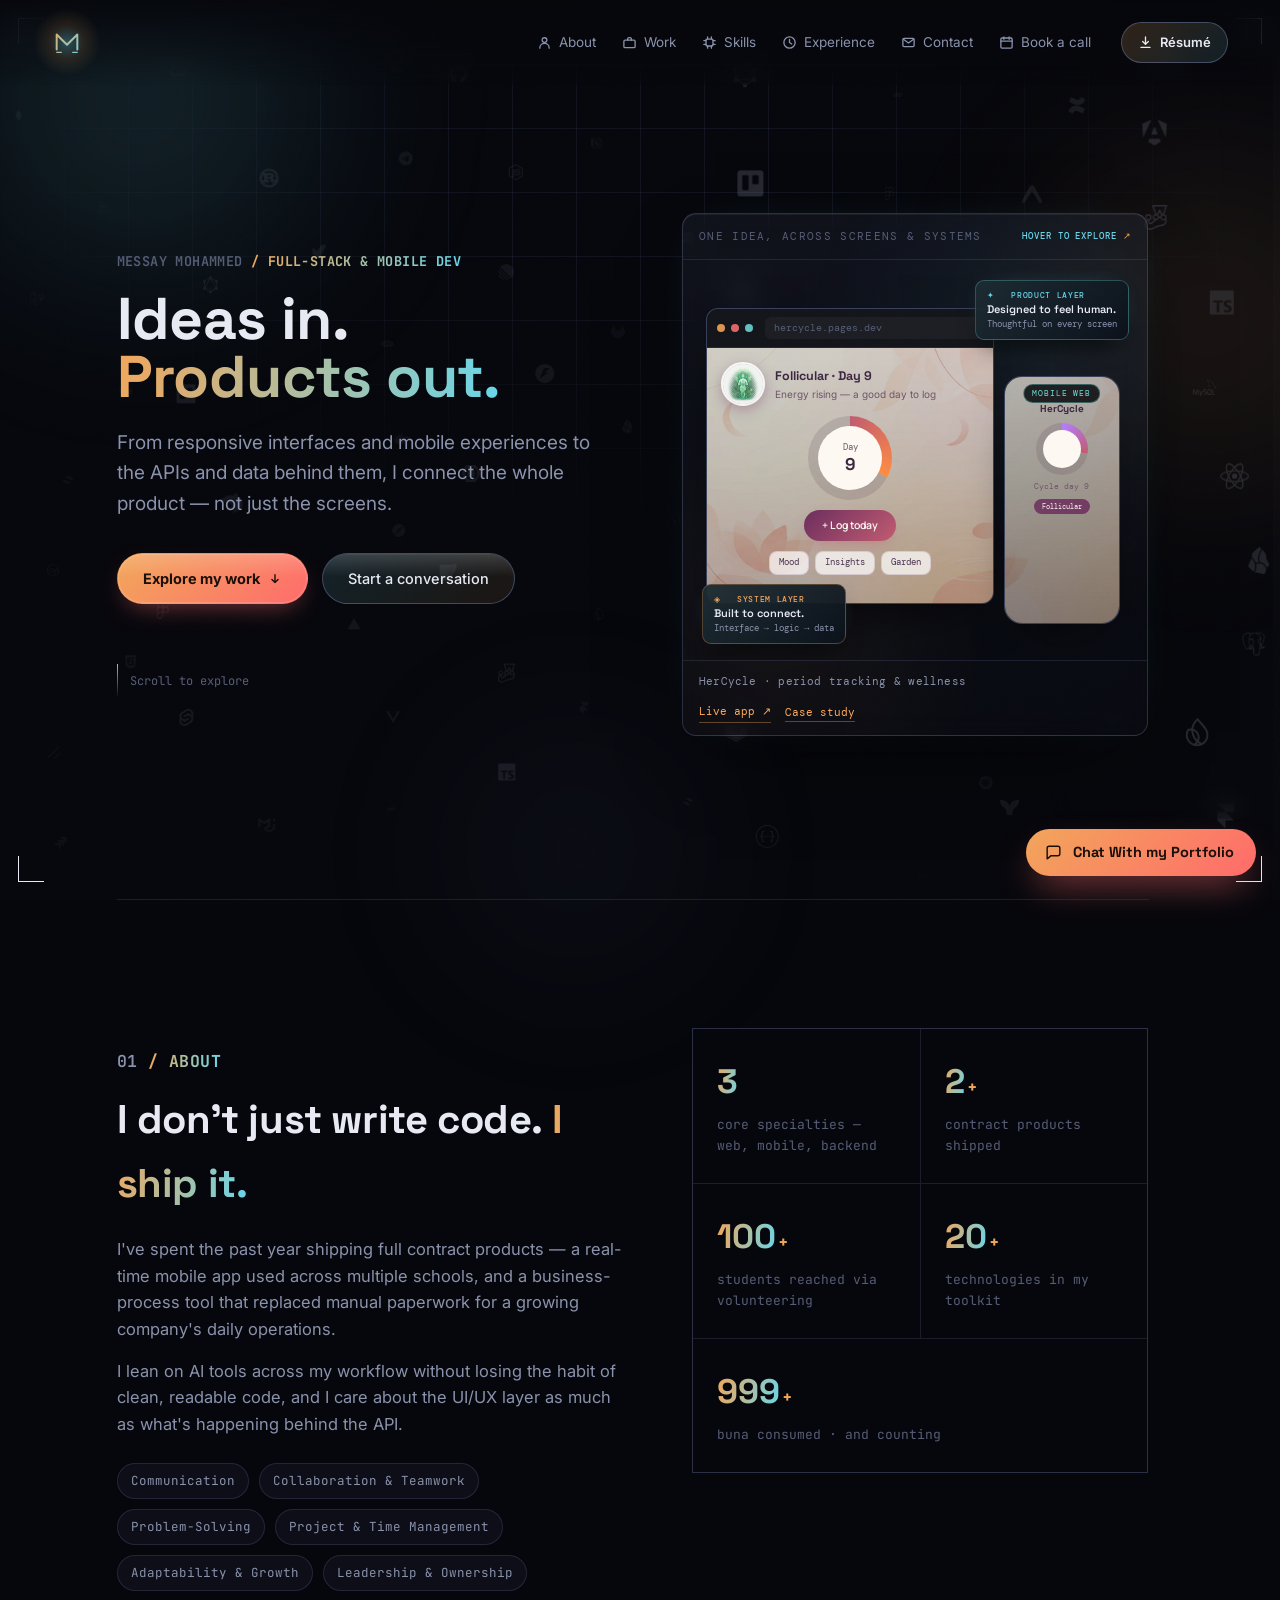
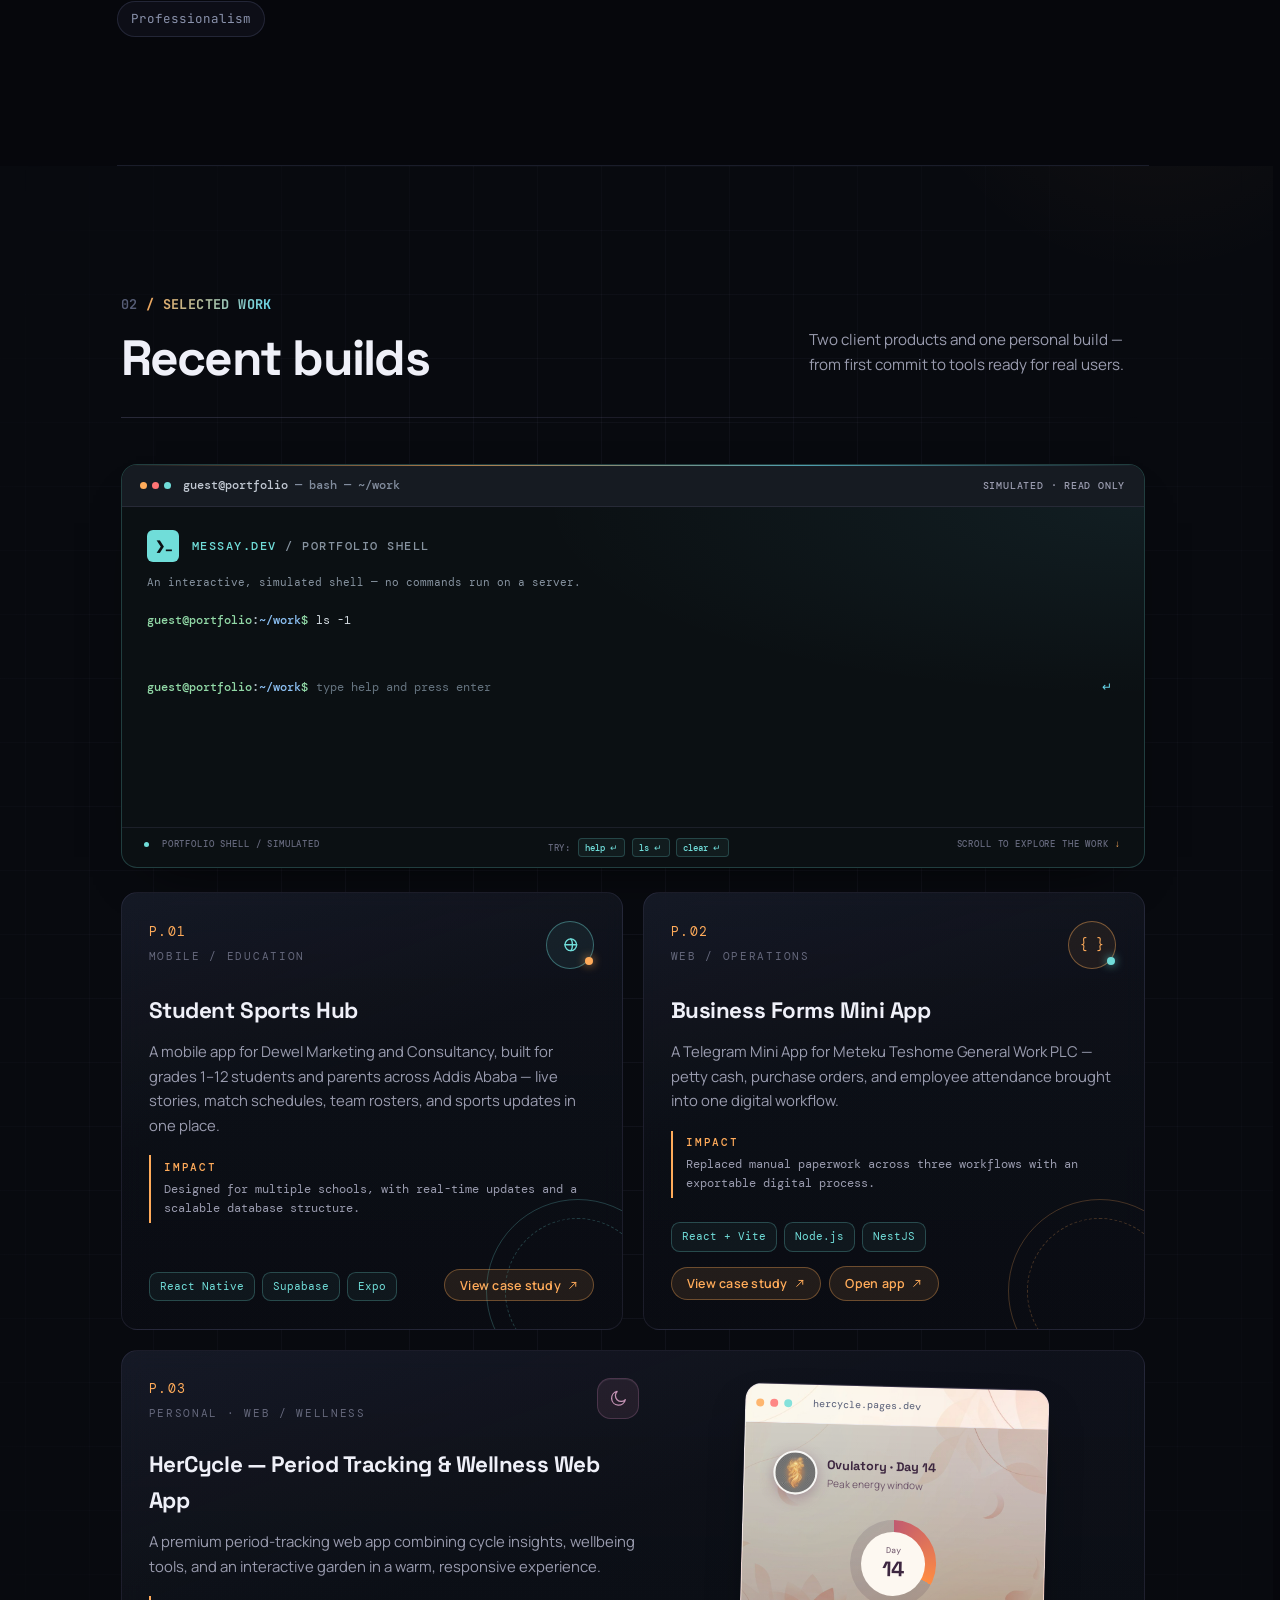
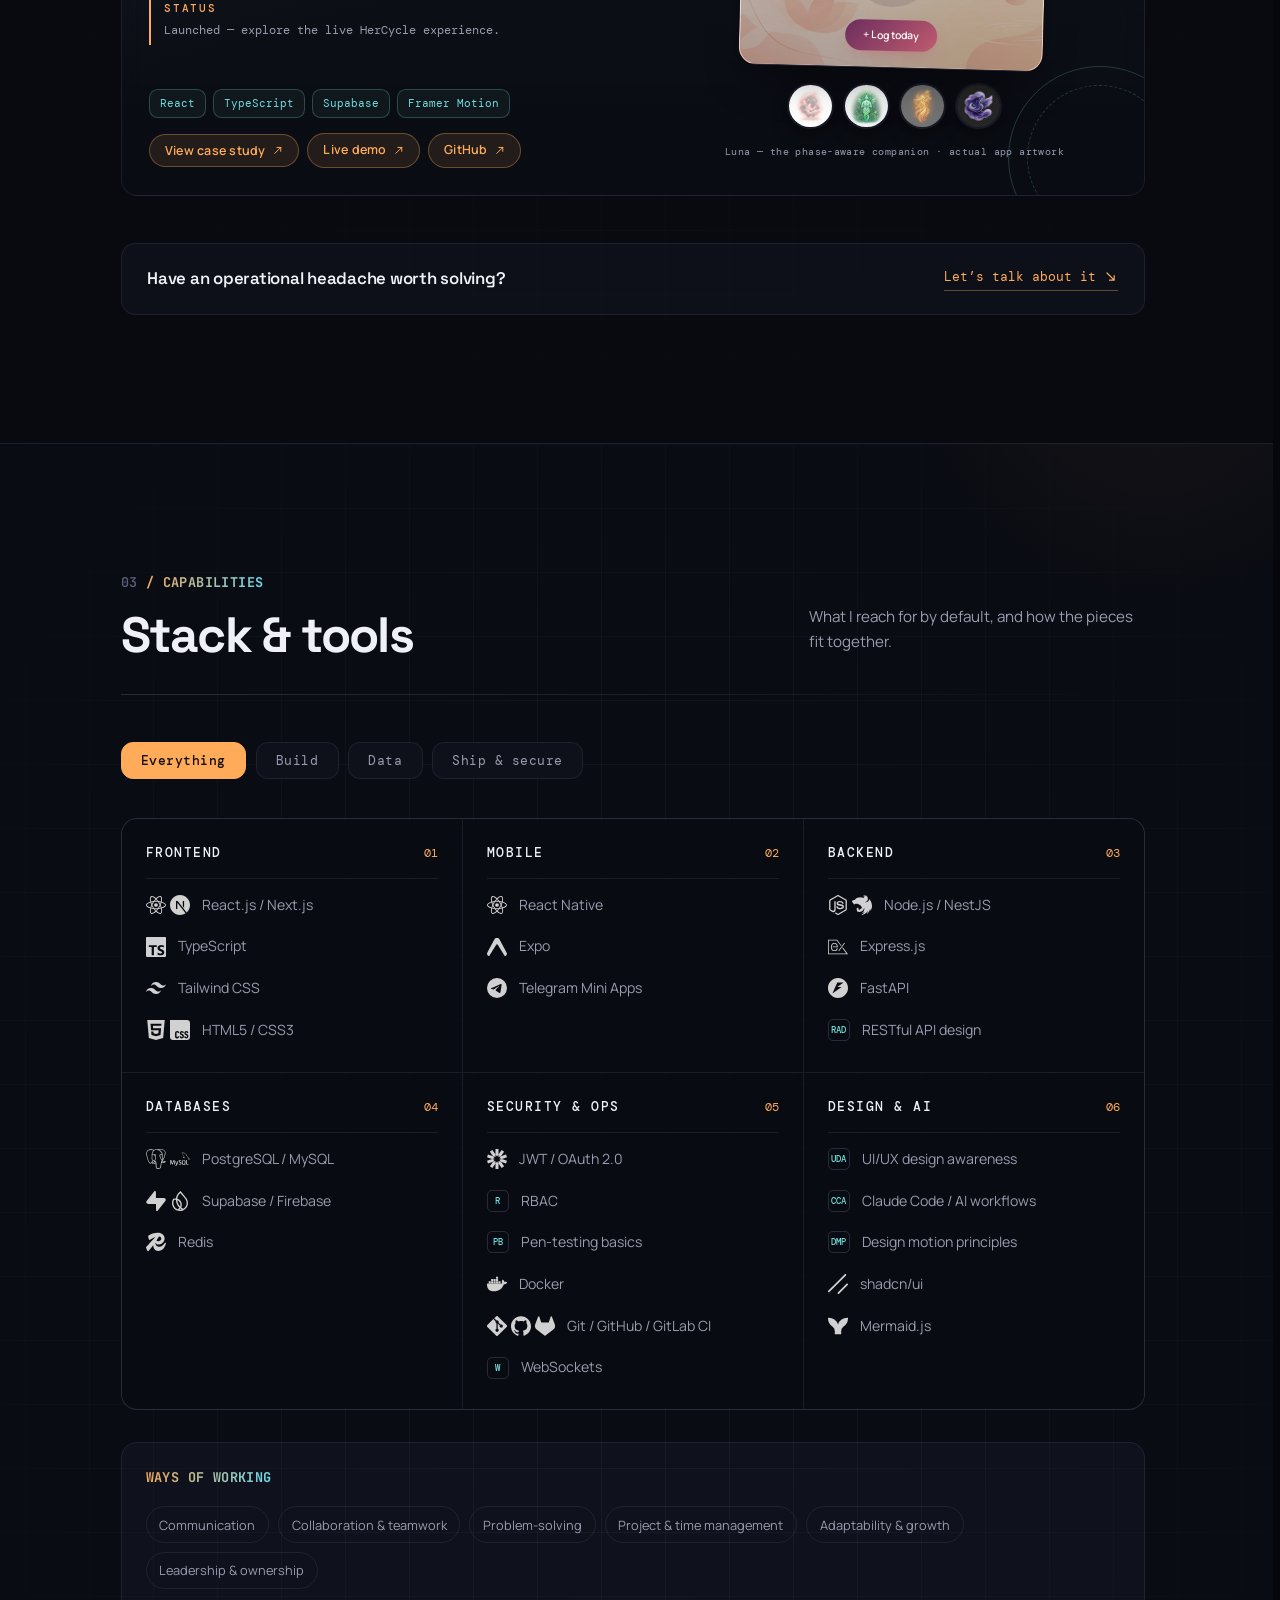
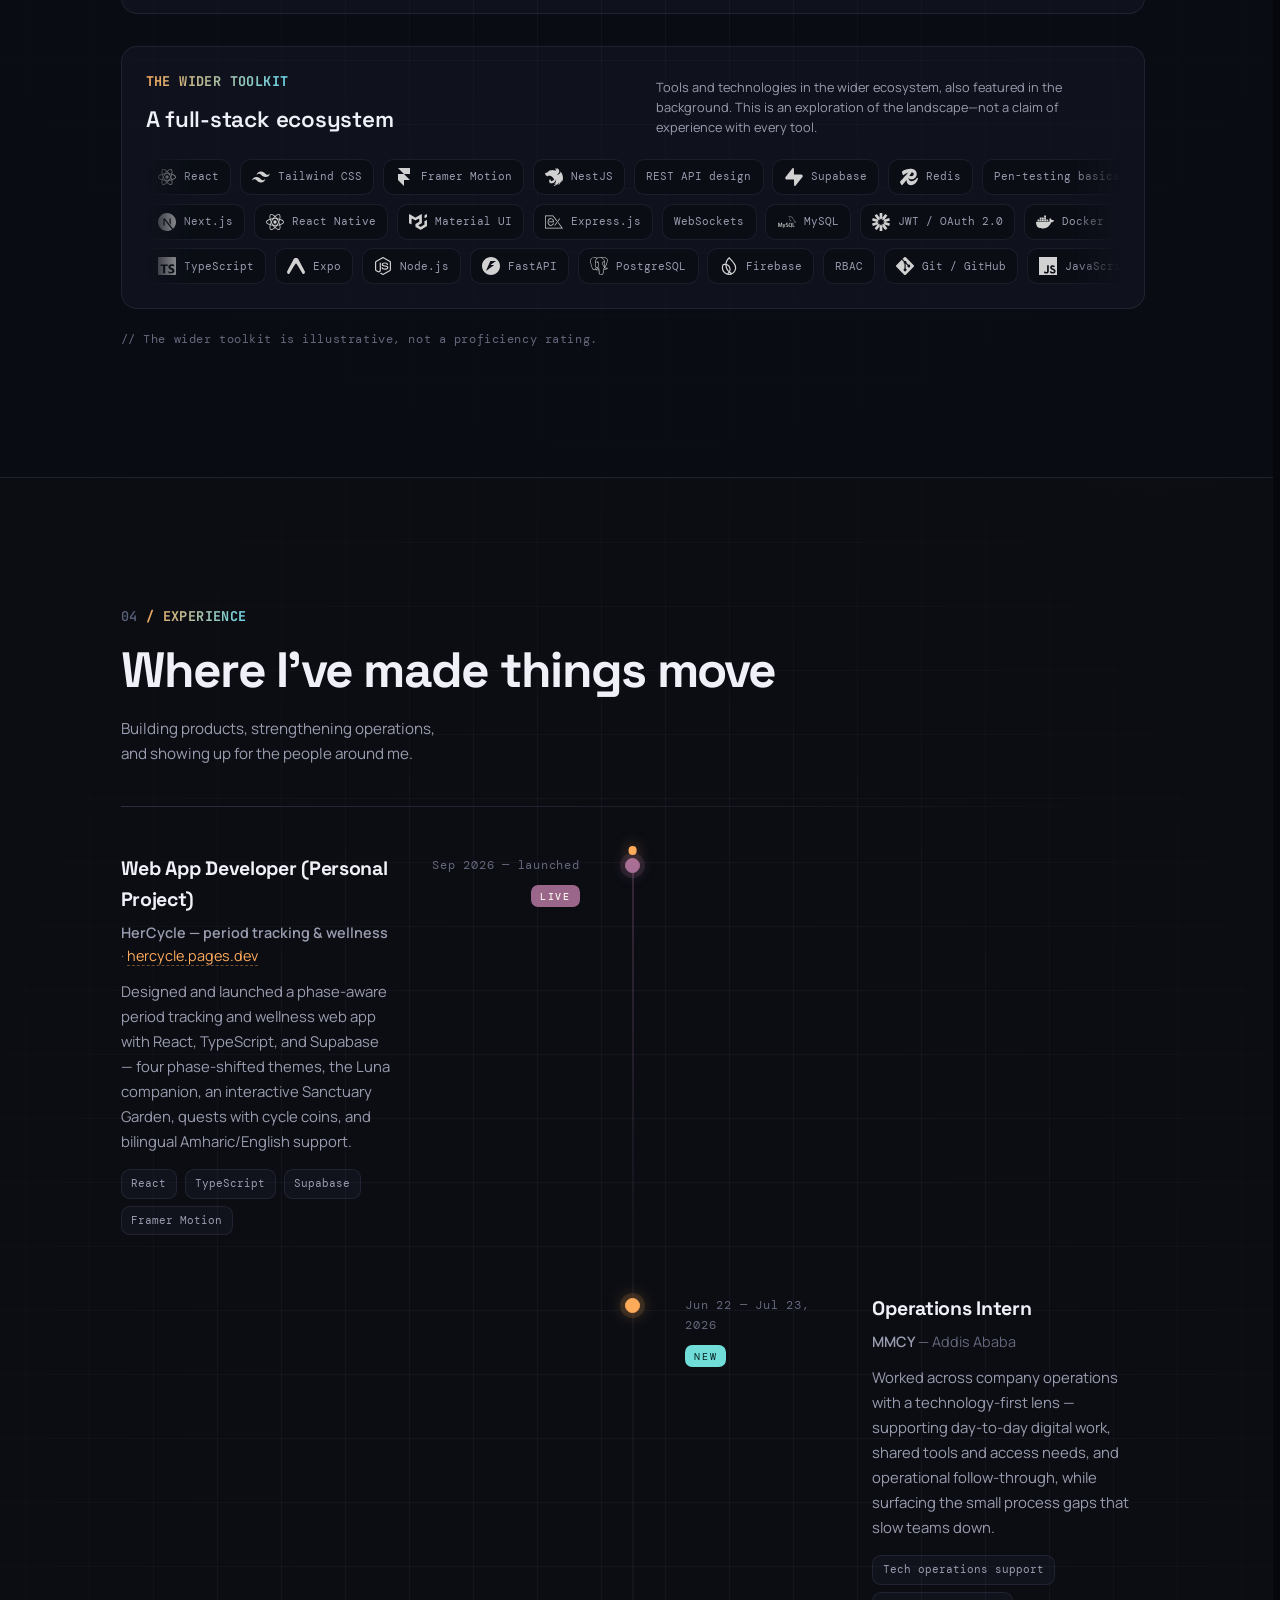
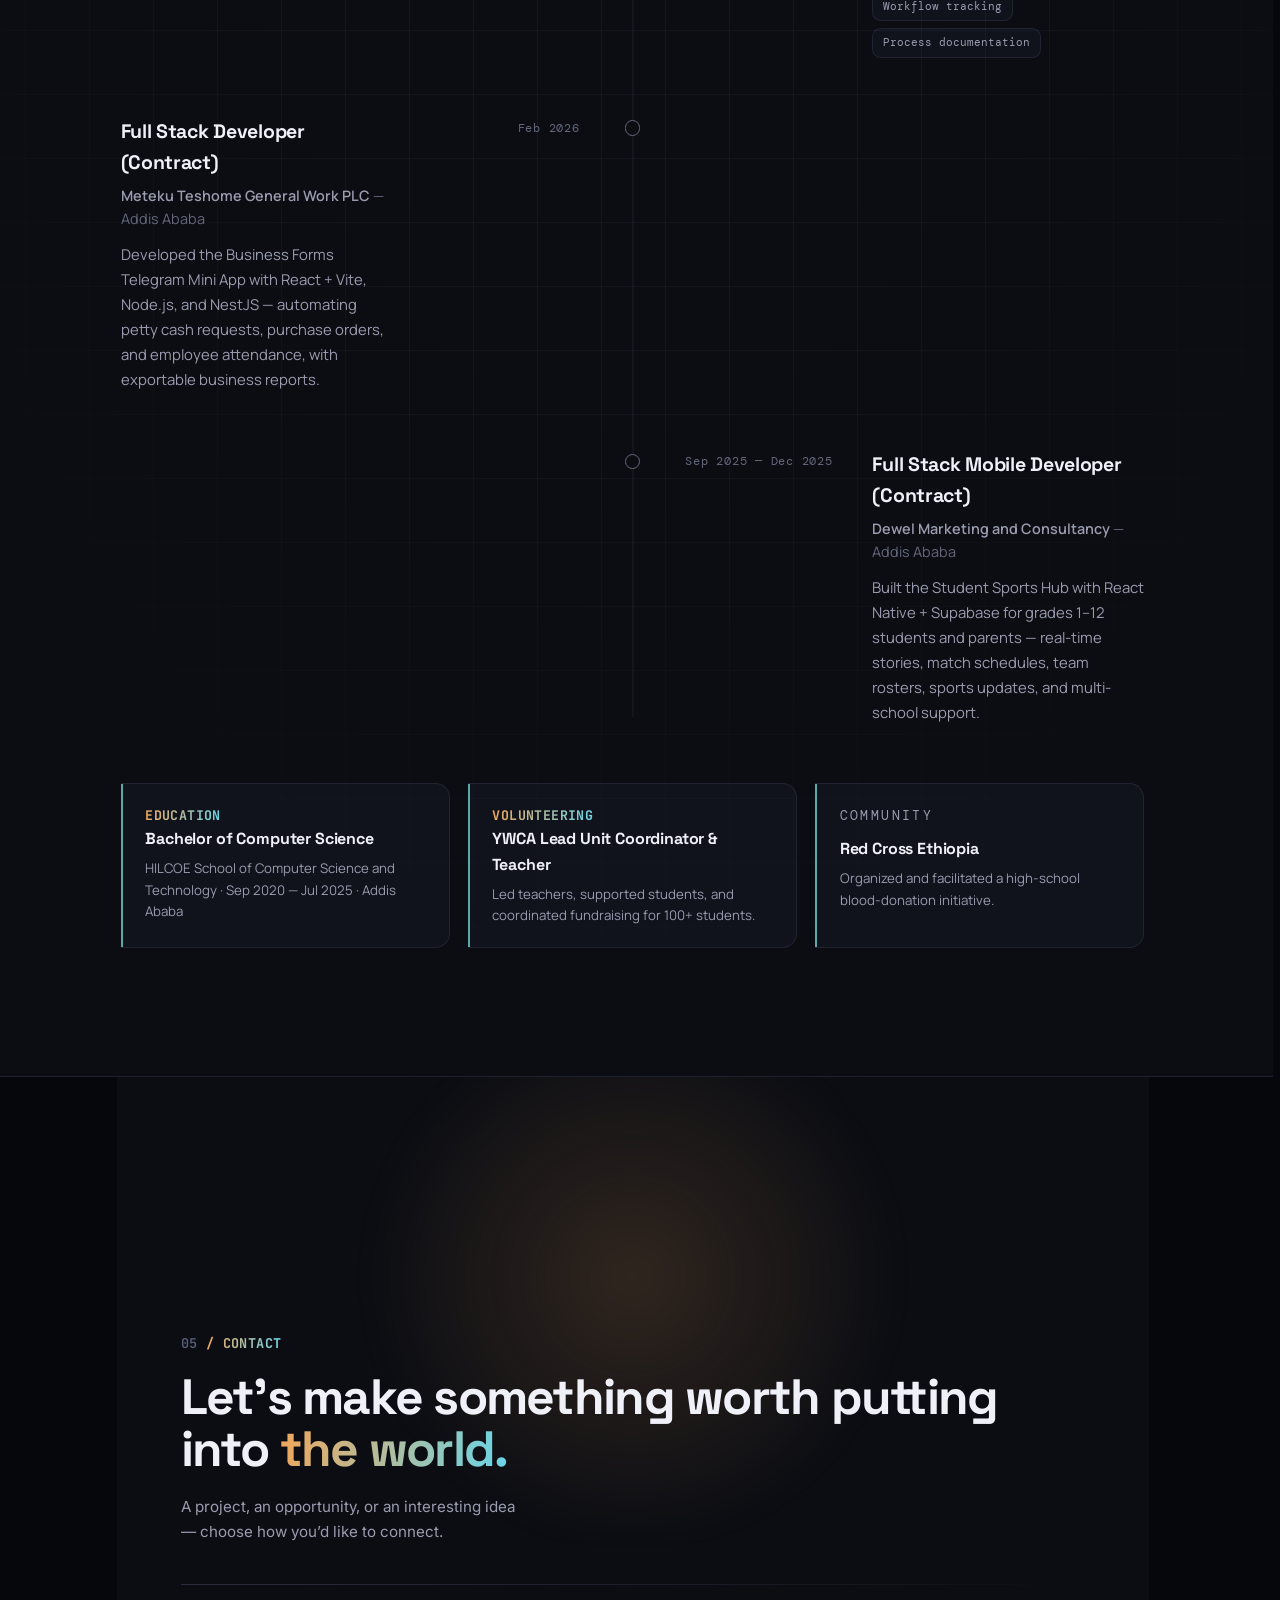
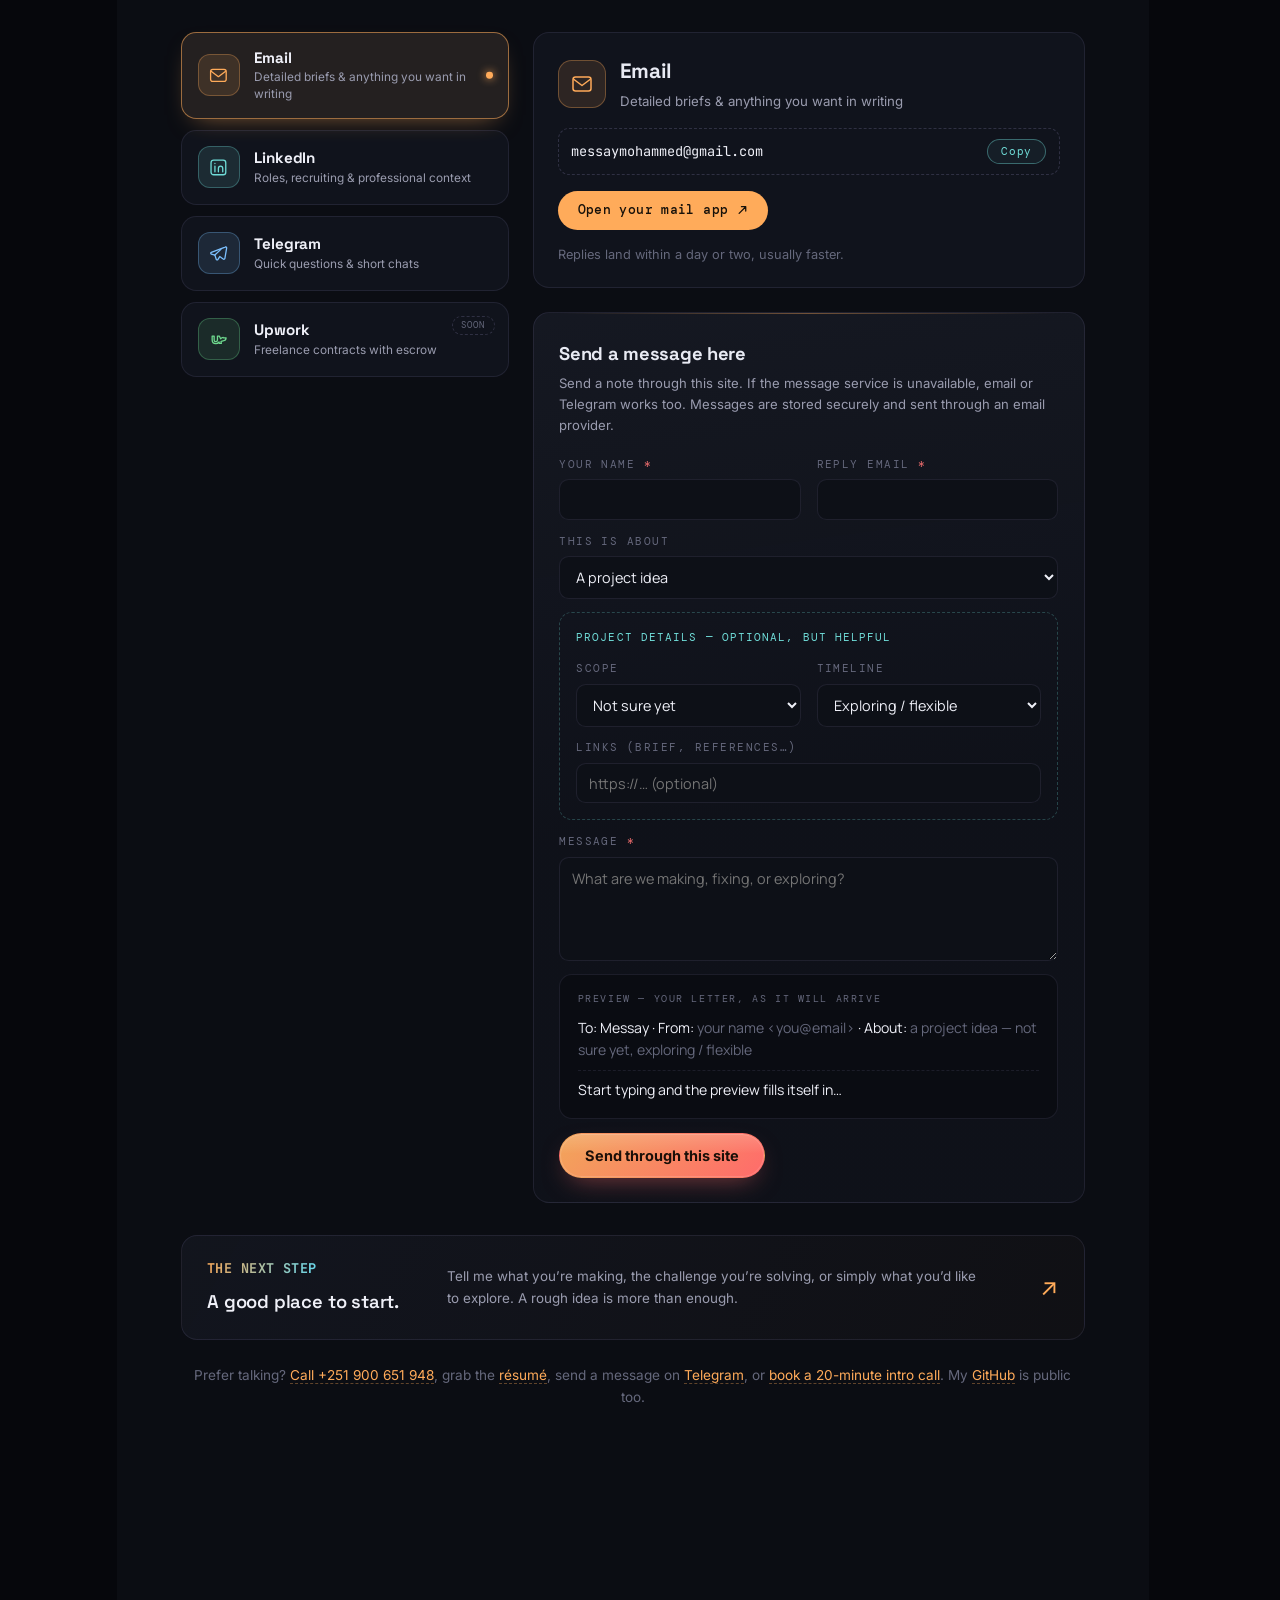
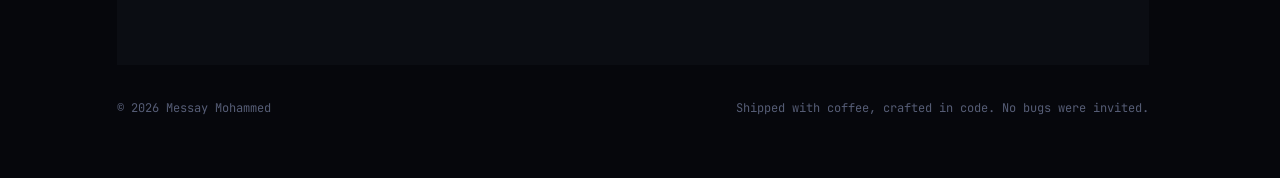
<file: index.html>
<!DOCTYPE html>
<html lang="en">
<head>
<meta charset="UTF-8">
<meta name="viewport" content="width=device-width, initial-scale=1.0, viewport-fit=cover">
<title>Messay Mohammed — Full Stack Developer</title>
<meta name="description" content="Messay Mohammed — Full-Stack &amp; Mobile Developer in Addis Ababa, Ethiopia. React, Next.js, React Native, Supabase, Node.js, NestJS. Open to full-time roles and contract work.">
<meta name="theme-color" content="#06070c">
<meta property="og:type" content="website">
<meta property="og:title" content="Messay Mohammed — Full Stack Developer">
<meta property="og:description" content="Full-Stack &amp; Mobile Developer in Addis Ababa, Ethiopia. React, Next.js, React Native, Supabase, Node.js, NestJS.">
<meta name="twitter:card" content="summary">
<link rel="icon" href="data:image/svg+xml,%3Csvg xmlns='http://www.w3.org/2000/svg' viewBox='0 0 32 32'%3E%3Crect width='32' height='32' rx='8' fill='%2306070c'/%3E%3Cpath d='M9 22V11l7 6.5L23 11v11' stroke='%23f2a65a' stroke-width='2.1' fill='none' stroke-linecap='round' stroke-linejoin='round'/%3E%3Ccircle cx='16' cy='17.5' r='1.6' fill='%2367d6ea'/%3E%3C/svg%3E">
<link rel="preconnect" href="https://fonts.googleapis.com">
<link rel="preconnect" href="https://fonts.gstatic.com" crossorigin>
<link href="https://fonts.googleapis.com/css2?family=Space+Grotesk:wght@400;500;600;700&family=Inter:wght@400;500;600&family=JetBrains+Mono:wght@400;500&family=Manrope:wght@400;500;600;700&family=DM+Mono:wght@400;500&display=swap" rel="stylesheet">
<style>
  :root{
    --bg: #06070c;
    --bg-2: #0a0d16;
    --panel: rgba(148,163,225,0.05);
    --panel-strong: rgba(148,163,225,0.09);
    --border: rgba(148,163,225,0.16);
    --border-strong: rgba(148,163,225,0.34);
    --text: #e8eaf3;
    --text-dim: #8a92ac;
    --text-faint: #565d76;
    --amber: #f2a65a;
    --amber-glow: rgba(242,166,90,0.35);
    --cyan: #67d6ea;
    --line: rgba(148,163,225,0.14);
    --radius: 2px;
  }

  /* Redesigned editorial sections (Work / Capabilities / Experience) palette */
  :root{
    --re-text: #eff0f8;
    --re-mute: #9a9caf;
    --re-dim: #65687c;
    --re-warm: #ffab5a;
    --re-coral: #ff7474;
    --re-cyan: #70ddd9;
    --re-grid: rgba(173,166,224,0.055);
    --re-border: rgba(173,166,224,0.2);
    --re-border-soft: rgba(173,166,224,0.11);
    --re-panel: rgba(148,163,225,0.045);
    --re-ease: cubic-bezier(0.2, 0.65, 0.3, 1);
  }

  *{ margin:0; padding:0; box-sizing:border-box; }

  html{ scroll-behavior:smooth; scroll-padding-top: 88px; scrollbar-gutter: stable; }

  body{
    background: var(--bg);
    color: var(--text);
    font-family: 'Inter', sans-serif;
    font-size: 16px;
    line-height: 1.6;
    -webkit-font-smoothing: antialiased;
    overflow-x: hidden;
    position: relative;
  }

  ::selection{ background: var(--amber); color: #06070c; }

  h1,h2,h3, .display{
    font-family: 'Space Grotesk', sans-serif;
    font-weight: 600;
    letter-spacing: -0.01em;
  }

  .mono{ font-family: 'JetBrains Mono', monospace; }

  a{ color: inherit; text-decoration: none; }

  :focus-visible{
    outline: 2px solid var(--amber);
    outline-offset: 3px;
  }



  .skip-link{
    position: fixed;
    top: -60px; left: 18px;
    z-index: 100;
    background: var(--amber);
    color: #14100a;
    font-weight: 600;
    font-size: 13px;
    padding: 10px 16px;
    border-radius: 4px;
    transition: top 0.2s;
  }
  .skip-link:focus{ top: 18px; }

  .progress-bar{
    position: fixed;
    top: 0; left: 0;
    height: 2px;
    width: 100%;
    transform: scaleX(0);
    transform-origin: left;
    background: linear-gradient(90deg, var(--amber), var(--cyan));
    z-index: 60;
  }

  /* ---------- background grid + glow ---------- */
  .field{
    position: fixed;
    inset: 0;
    z-index: 0;
    pointer-events: none;
    background-image:
      linear-gradient(var(--line) 1px, transparent 1px),
      linear-gradient(90deg, var(--line) 1px, transparent 1px);
    background-size: 64px 64px;
    -webkit-mask-image: radial-gradient(ellipse 70% 55% at 50% 20%, #000 20%, transparent 75%);
            mask-image: radial-gradient(ellipse 70% 55% at 50% 20%, #000 20%, transparent 75%);
    opacity: 0.6;
  }

  .orb{
    position: fixed;
    z-index: 0;
    border-radius: 50%;
    filter: blur(90px);
    pointer-events: none;
    opacity: 0.55;
    animation: drift 26s ease-in-out infinite;
  }
  .orb-1{
    width: 520px; height: 520px;
    top: -160px; left: -120px;
    background: radial-gradient(circle, rgba(103,214,234,0.35), transparent 70%);
  }
  .orb-2{
    width: 460px; height: 460px;
    top: 10%; right: -160px;
    background: radial-gradient(circle, rgba(242,166,90,0.28), transparent 70%);
    animation-delay: -12s;
  }
  .orb-3{
    width: 380px; height: 380px;
    bottom: -140px; left: 30%;
    background: radial-gradient(circle, rgba(148,163,225,0.2), transparent 70%);
    animation-delay: -19s;
    opacity: 0.4;
  }
  @keyframes drift{
    0%, 100% { transform: translate(0,0); }
    50% { transform: translate(30px, 40px); }
  }

  .grain{
    position: fixed;
    inset: 0;
    z-index: 45;
    pointer-events: none;
    opacity: 0.035;
    mix-blend-mode: overlay;
    background-image: url("data:image/svg+xml,%3Csvg xmlns='http://www.w3.org/2000/svg' width='120' height='120'%3E%3Cfilter id='n'%3E%3CfeTurbulence type='fractalNoise' baseFrequency='0.9' numOctaves='2' stitchTiles='stitch'/%3E%3C/filter%3E%3Crect width='100%25' height='100%25' filter='url(%23n)'/%3E%3C/svg%3E");
  }

  /* Keep the existing glow palette, but avoid moving large blurred layers on small screens. */
  @media (max-width: 820px){ .orb{ animation: none; } }

  /* ---------- HUD frame ---------- */
  .frame-corner{
    position: fixed;
    width: 26px; height: 26px;
    border-color: var(--border-strong);
    z-index: 40;
    pointer-events: none;
  }
  .fc-tl{ top: 18px; left: 18px; border-top: 1px solid; border-left: 1px solid; }
  .fc-tr{ top: 18px; right: 18px; border-top: 1px solid; border-right: 1px solid; }
  .fc-bl{ bottom: 18px; left: 18px; border-bottom: 1px solid; border-left: 1px solid; }
  .fc-br{ bottom: 18px; right: 18px; border-bottom: 1px solid; border-right: 1px solid; }

  /* ---------- layout helpers ---------- */
  .wrap{
    /* No stacking context: opaque section backgrounds paint below the rain. */
    position: relative;
    max-width: 1120px;
    margin: 0 auto;
    padding: 0 44px;
  }
  section{ padding: 128px 0; border-bottom: 1px solid var(--line); }
  section:last-of-type{ border-bottom: none; }
  .prose{ max-width: 640px; }

  .kicker{
    font-family: 'JetBrains Mono', monospace;
    font-size: 13.5px;
    font-weight: 600;
    color: var(--text-faint);
    letter-spacing: 0.03em;
  }
  .kicker span{
    font-weight: 700;
    background: linear-gradient(100deg, var(--amber), var(--cyan));
    -webkit-background-clip: text;
    background-clip: text;
    color: transparent;
    -webkit-text-fill-color: transparent;
  }

  .grad-text{
    background: linear-gradient(100deg, var(--amber), var(--cyan));
    -webkit-background-clip: text;
    background-clip: text;
    color: transparent;
    -webkit-text-fill-color: transparent;
  }

  .num{
    font-family: 'JetBrains Mono', monospace;
    color: var(--text-faint);
    font-size: 13px;
  }

  /* ---------- nav ---------- */
  nav{
    position: fixed;
    top: 0; left: 0; right: 0;
    z-index: 50;
    display: flex;
    align-items: center;
    justify-content: space-between;
    padding: 18px 24px;
    backdrop-filter: blur(14px);
    -webkit-backdrop-filter: blur(14px);
    background: linear-gradient(to bottom, rgba(6,7,12,0.9), rgba(6,7,12,0));
  }
  @media (min-width: 640px){
    nav{ padding: 20px 40px; }
  }
  @media (min-width: 1000px){
    nav{ padding: 22px 52px; }
  }
  .brand{
    display: flex;
    align-items: center;
    z-index: 2;
  }
  .logo-mark{ position: relative; display: inline-flex; align-items:center; justify-content:center; isolation:isolate; }
  .logo-mark::before{
    content:""; position:absolute; width:66px; height:66px; border-radius:50%; pointer-events:none;
    background:radial-gradient(circle, rgba(103,214,234,.32) 0%, rgba(242,166,90,.12) 36%, transparent 72%);
    animation:logo-glow 3.2s ease-in-out infinite;
  }
  .logo-mark svg{ display:block; position:relative; }
  @keyframes logo-glow{ 0%,100%{ opacity:.48; transform:scale(.76); } 50%{ opacity:1; transform:scale(1.14); } }
  .nav-icon{ width: 15px; height: 15px; flex-shrink: 0; }
  .btn-icon{ width: 14px; height: 14px; flex-shrink: 0; }
  .nav-cluster{ display: flex; align-items: center; gap: 30px; }
  .nav-right{ display: flex; align-items: center; gap: 12px; z-index: 3; }
  .navlinks{
    display: flex;
    gap: 26px;
    font-size: 13.5px;
    color: var(--text-dim);
  }
  .navlinks a{ display: flex; align-items: center; gap: 7px; transition: color 0.2s; position: relative; }
  .navlinks a:hover, .navlinks a.active{ color: var(--text); }
  .navlinks a.active{ color: var(--amber); }
  .nav-resume{
    display: flex;
    align-items: center;
    gap: 7px;
    font-size: 13px;
    font-weight: 600;
    padding: 9px 16px;
    border-radius: 999px;
    background: linear-gradient(135deg, rgba(242,166,90,0.18), rgba(103,214,234,0.12));
    border: 1px solid var(--border-strong);
    color: var(--text);
    white-space: nowrap;
    transition: border-color 0.2s, transform 0.2s, background 0.2s;
  }
  .nav-resume:hover{
    border-color: var(--amber);
    transform: translateY(-1px);
    background: linear-gradient(135deg, rgba(242,166,90,0.28), rgba(103,214,234,0.18));
  }
  @media (max-width: 420px){
    .nav-resume-text{ display: none; }
    .nav-resume{ padding: 9px 10px; }
  }
  .drawer-book-call{ display: none; }
  .nav-toggle{
    display: none;
    flex-direction: column;
    justify-content: center;
    gap: 5px;
    width: 34px; height: 34px;
    border: 1px solid var(--border);
    background: var(--panel);
    border-radius: 4px;
    cursor: pointer;
    z-index: 2;
  }
  .nav-toggle span{
    width: 16px; height: 1.5px;
    background: var(--text);
    margin: 0 auto;
    transition: transform 0.25s, opacity 0.25s;
  }
  .nav-toggle[aria-expanded="true"] span:nth-child(1){ transform: translateY(6.5px) rotate(45deg); }
  .nav-toggle[aria-expanded="true"] span:nth-child(2){ opacity: 0; }
  .nav-toggle[aria-expanded="true"] span:nth-child(3){ transform: translateY(-6.5px) rotate(-45deg); }

  @media (max-width: 900px){
    .navlinks{
      position: fixed;
      top: 0; right: 0;
      height: 100vh;
      height: 100svh;
      width: min(300px, 80vw);
      flex-direction: column;
      align-items: flex-start;
      justify-content: center;
      gap: 22px;
      padding: 40px;
      background: rgba(8,10,18,0.97);
      backdrop-filter: blur(20px);
      -webkit-backdrop-filter: blur(20px);
      border-left: 1px solid var(--border);
      transform: translateX(100%);
      transition: transform 0.3s ease;
      font-size: 17px;
    }
    .navlinks.open{ transform: translateX(0); }
    .navlinks .nav-icon{ width: 18px; height: 18px; }
    .nav-toggle{ display: flex; }
    .drawer-book-call{
      display: flex;
      align-items: center;
      gap: 8px;
      margin-top: 12px;
      padding: 13px 22px;
      border-radius: var(--radius);
      background: linear-gradient(135deg, #f2a65a 0%, #ff6b6b 100%);
      color: #1a0f08;
      font-weight: 700;
      font-size: 15px;
    }
  }
  @media (max-width: 420px){
    .nav-resume-text{ display: none; }
  }

  /* ---------- hero ---------- */
  .hero{
    min-height: 100vh;
    min-height: 100svh;
    display: flex;
    flex-direction: column;
    justify-content: center;
    padding-top: 90px;
    padding-bottom: 40px;
    border-bottom: 1px solid var(--line);
  }
  .hero-grid{
    position: relative;
    z-index: 2;
    display: grid;
    grid-template-columns: 1.04fr 0.96fr;
    gap: 60px;
    align-items: center;
  }
  .hero-grid > *{ min-width: 0; }
  .hero h1{
    font-size: clamp(36px, 4.6vw, 66px);
    font-weight: 700;
    line-height: 0.98;
    margin: 18px 0 22px;
  }
  .hero h1 .grad-text{ display: inline-block; white-space: nowrap; font-size: inherit; }
  .hero-role{
    font-size: 19px;
    color: var(--text-dim);
    max-width: 480px;
    margin-bottom: 34px;
  }
  .cta-row{ display: flex; gap: 14px; margin-top: 6px; flex-wrap: wrap; }
  .btn{
    position: relative;
    font-family: 'Inter', sans-serif;
    font-size: 14.5px;
    font-weight: 500;
    padding: 13px 25px;
    border-radius: 999px;
    border: 1px solid transparent;
    transition: transform 0.2s ease, box-shadow 0.2s ease, border-color 0.2s ease, background 0.2s ease, filter 0.2s ease;
    display: inline-flex;
    align-items: center;
    gap: 8px;
    overflow: hidden;
  }
  .btn::after{
    content: "";
    position: absolute;
    inset: 0;
    border-radius: inherit;
    background: linear-gradient(180deg, rgba(255,255,255,0.16), transparent 46%);
    pointer-events: none;
  }
  .btn-primary{
    background: linear-gradient(135deg, #f2a65a 0%, #ff6b6b 100%);
    color: #1a0f08;
    font-weight: 700;
    box-shadow: 0 10px 26px -10px rgba(255,107,107,0.5), inset 0 0 0 1px rgba(255,255,255,0.14);
  }
  .btn-primary:hover{ transform: translateY(-2px); box-shadow: 0 14px 32px -10px rgba(255,107,107,0.62), inset 0 0 0 1px rgba(255,255,255,0.18); filter: brightness(1.05); }
  .btn-ghost{
    color: var(--text);
    border-color: var(--border-strong);
    background: linear-gradient(135deg, rgba(103,214,234,0.13), rgba(242,166,90,0.09));
    box-shadow: inset 0 1px 0 rgba(255,255,255,0.05);
  }
  .btn-ghost:hover{ transform: translateY(-2px); border-color: var(--cyan); background: linear-gradient(135deg, rgba(103,214,234,0.2), rgba(242,166,90,0.14)); }

  /* ---------- hero product scene ---------- */
  .hero-sublabel{
    font-family: 'JetBrains Mono', monospace;
    font-size: 13.5px;
    color: var(--cyan);
    margin-top: 14px;
    letter-spacing: 0.02em;
  }
  .hero-note{
    margin-top: 22px;
    font-size: 13.5px;
    color: var(--text-faint);
    font-family: 'JetBrains Mono', monospace;
  }
  .hero-note a{ color: var(--amber); border-bottom: 1px solid rgba(242,166,90,0.35); padding-bottom: 1px; }
  .hero-note a:hover{ color: var(--cyan); border-color: rgba(103,214,234,0.45); }

  .hero-scene{
    position: relative;
    border: 1px solid var(--border);
    border-radius: 14px;
    background: linear-gradient(170deg, rgba(148,163,225,0.07), rgba(10,12,20,0.6));
    backdrop-filter: blur(14px);
    -webkit-backdrop-filter: blur(14px);
    box-shadow: 0 30px 80px -34px rgba(0,0,0,0.75), inset 0 1px 0 rgba(255,255,255,0.04);
    overflow: hidden;
  }
  .scene-head{
    display: flex;
    align-items: center;
    justify-content: space-between;
    gap: 14px;
    padding: 14px 16px;
    border-bottom: 1px solid var(--line);
    flex-wrap: wrap;
  }
  .scene-label{
    font-family: 'DM Mono', monospace;
    font-size: 11px;
    letter-spacing: 0.12em;
    text-transform: uppercase;
    color: var(--text-faint);
  }
  .scene-toggle{
    display: inline-flex;
    background: rgba(5,6,10,0.6);
    border: 1px solid var(--border);
    border-radius: 999px;
    padding: 3px;
    gap: 2px;
  }
  .st-btn{
    font-family: 'DM Mono', monospace;
    font-size: 11.5px;
    letter-spacing: 0.02em;
    color: var(--text-dim);
    background: transparent;
    border: none;
    border-radius: 999px;
    padding: 6px 13px;
    cursor: pointer;
    transition: color 0.2s, background 0.2s;
  }
  .st-btn:hover{ color: var(--text); }
  .st-btn.active{
    background: linear-gradient(135deg, rgba(242,166,90,0.9), rgba(255,107,107,0.85));
    color: #1a0f08;
    font-weight: 500;
  }
  .stage{
    position: relative;
    height: 400px;
    overflow: hidden;
  }
  .stage-wires{
    position: absolute;
    inset: 0;
    width: 100%;
    height: 100%;
    pointer-events: none;
    opacity: 0;
    transition: opacity 0.45s ease;
  }
  .stage[data-view="hood"] .stage-wires{ opacity: 1; }
  .stage-wires path{
    stroke: var(--cyan);
    stroke-width: 1.2;
    stroke-dasharray: 4 5;
    opacity: 0.55;
    stroke-dashoffset: 200;
    transition: stroke-dashoffset 0.8s ease 0.1s;
  }
  .stage[data-view="hood"] .stage-wires path{ stroke-dashoffset: 0; }

  .device{
    position: absolute;
    border-radius: 12px;
    border: 1px solid var(--border-strong);
    background: #0b0d13;
    box-shadow: 0 22px 50px -20px rgba(0,0,0,0.8);
    transition: transform 0.55s var(--re-ease), opacity 0.45s ease, filter 0.45s ease;
    overflow: hidden;
  }
  .device.browser{
    left: 5%;
    top: 12%;
    width: 62%;
    height: 74%;
  }
  .device.phone{
    right: 6%;
    bottom: 9%;
    width: 25%;
    height: 62%;
    border-radius: 18px;
  }
  .stage[data-view="hood"] .device{ opacity: 0.24; filter: saturate(0.6); }
  .stage[data-view="hood"] .device.browser{ transform: translateX(-6px) scale(0.975); }
  .stage[data-view="hood"] .device.phone{ transform: translateX(6px) scale(0.975); }

  /* entrance — content stays visible, layers arrive around it */

    .device.browser{ animation: layer-in 0.7s var(--re-ease) 0.15s backwards; }
    .device.phone{ animation: layer-in 0.7s var(--re-ease) 0.3s backwards; }

  @keyframes layer-in{ from{ opacity: 0; transform: translateY(14px); } to{ opacity: 1; transform: none; } }

  .browser-bar{
    display: flex;
    align-items: center;
    gap: 6px;
    padding: 8px 10px;
    background: rgba(255,255,255,0.03);
    border-bottom: 1px solid var(--line);
  }
  .bb-dot{ width: 8px; height: 8px; border-radius: 50%; flex-shrink: 0; }
  .bb-dot.d1{ background: var(--re-warm); opacity: 0.85; }
  .bb-dot.d2{ background: var(--re-coral); opacity: 0.85; }
  .bb-dot.d3{ background: var(--re-cyan); opacity: 0.85; }
  .bb-url{
    flex: 1;
    margin-left: 6px;
    font-family: 'DM Mono', monospace;
    font-size: 10px;
    color: var(--text-faint);
    background: rgba(255,255,255,0.04);
    border-radius: 6px;
    padding: 3px 9px;
    white-space: nowrap;
    overflow: hidden;
    text-overflow: ellipsis;
  }
  .browser-body{
    height: calc(100% - 33px);
    background:
      linear-gradient(rgba(11,13,19,0.18), rgba(11,13,19,0.32)),
      url('assets/hercycle/theme-background.jpg') center / cover;
    padding: 14px;
    display: flex;
    flex-direction: column;
    gap: 10px;
  }
  .hc-top{ display: flex; align-items: center; gap: 10px; }
  .hc-luna{
    width: 44px; height: 44px;
    border-radius: 50%;
    object-fit: cover;
    border: 2px solid rgba(255,255,255,0.85);
    box-shadow: 0 4px 14px rgba(107,45,93,0.35);
    flex-shrink: 0;
  }
  .hc-phase{
    font-family: 'Space Grotesk', sans-serif;
    font-size: 12.5px;
    font-weight: 700;
    color: #3d2740;
  }
  .hc-sub{ font-size: 10px; color: #6d5469; }
  .hc-ring{
    align-self: center;
    width: 84px; height: 84px;
    border-radius: 50%;
    background: conic-gradient(#c15b70 0deg, #ff8c42 118deg, rgba(61,39,64,0.14) 118deg 360deg);
    display: flex; align-items: center; justify-content: center;
    flex-shrink: 0;
  }
  .hc-ring span{
    width: 64px; height: 64px;
    border-radius: 50%;
    background: #fdf8f1;
    display: flex; flex-direction: column;
    align-items: center; justify-content: center;
    font-size: 8.5px;
    color: #6d5469;
    font-family: 'DM Mono', monospace;
    text-align: center;
    line-height: 1.3;
  }
  .hc-ring b{ font-size: 17px; color: #3d2740; font-family: 'Space Grotesk', sans-serif; }
  .hc-log{
    align-self: center;
    background: linear-gradient(135deg, #6b2d5d, #c15b70);
    color: #fdf8f1;
    border: none;
    border-radius: 999px;
    padding: 7px 18px;
    font-size: 10.5px;
    font-weight: 600;
    font-family: 'Manrope', sans-serif;
    box-shadow: 0 6px 16px -6px rgba(193,91,112,0.6);
  }
  .hc-cards{ display: flex; gap: 6px; justify-content: center; }
  .hc-cards span{
    font-size: 8.5px;
    font-family: 'DM Mono', monospace;
    color: #4a3450;
    background: rgba(255,255,255,0.72);
    border: 1px solid rgba(107,45,93,0.15);
    border-radius: 8px;
    padding: 4px 9px;
  }

  .phone-tag{
    position: absolute;
    top: 7px; left: 50%;
    transform: translateX(-50%);
    font-family: 'DM Mono', monospace;
    font-size: 8px;
    letter-spacing: 0.12em;
    text-transform: uppercase;
    color: var(--re-cyan);
    background: rgba(5,6,10,0.85);
    border: 1px solid rgba(112,221,217,0.35);
    border-radius: 999px;
    padding: 2px 8px;
    z-index: 2;
    white-space: nowrap;
  }
  .phone-screen{
    height: 100%;
    padding: 24px 8px 10px;
    background:
      linear-gradient(rgba(11,13,19,0.3), rgba(11,13,19,0.5)),
      url('assets/hercycle/theme-background.jpg') center / cover;
    display: flex;
    flex-direction: column;
    align-items: center;
    gap: 6px;
  }
  .ps-title{ font-family: 'Space Grotesk', sans-serif; font-size: 10px; font-weight: 700; color: #3d2740; }
  .ps-ring{
    width: 52px; height: 52px; border-radius: 50%;
    background: conic-gradient(#b37dff 0deg, #c15b70 100deg, rgba(61,39,64,0.14) 100deg 360deg);
    display: flex; align-items: center; justify-content: center;
  }
  .ps-ring::after{ content: ""; width: 38px; height: 38px; border-radius: 50%; background: #fdf8f1; }
  .ps-line{ font-size: 7.5px; color: #6d5469; font-family: 'DM Mono', monospace; }
  .ps-chip{
    font-size: 7px;
    color: #fdf8f1;
    background: rgba(107,45,93,0.85);
    border-radius: 999px;
    padding: 2px 8px;
    font-family: 'DM Mono', monospace;
  }

  .spec-layer{
    position: absolute;
    inset: 0;
    pointer-events: none;
    opacity: 0;
    transition: opacity 0.4s ease;
  }
  .stage[data-view="hood"] .spec-layer{ opacity: 1; pointer-events: auto; }
  .spec-node{
    position: absolute;
    font-family: 'DM Mono', monospace;
    font-size: 9.5px;
    letter-spacing: 0.02em;
    color: var(--re-cyan);
    background: rgba(8,10,15,0.92);
    border: 1px solid rgba(112,221,217,0.35);
    border-radius: 8px;
    padding: 6px 10px;
    box-shadow: 0 10px 24px -12px rgba(0,0,0,0.7);
    opacity: 0;
    transform: translateY(8px);
    transition: opacity 0.4s ease, transform 0.5s var(--re-ease);
    max-width: 46%;
  }
  .spec-node em{ color: var(--re-warm); font-style: normal; }
  .stage[data-view="hood"] .spec-node{ opacity: 1; transform: none; }
  .stage[data-view="hood"] .spec-node:nth-child(2){ transition-delay: 0.06s; }
  .stage[data-view="hood"] .spec-node:nth-child(3){ transition-delay: 0.12s; }
  .stage[data-view="hood"] .spec-node:nth-child(4){ transition-delay: 0.18s; }
  .n-client{ left: 5%; top: 7%; }
  .n-ui{ right: 4%; top: 24%; }
  .n-lang{ left: 7%; bottom: 10%; }
  .n-auth{ right: 4%; bottom: 16%; }
  .spec-caption{
    position: absolute;
    left: 50%;
    bottom: 8px;
    transform: translateX(-50%);
    font-family: 'DM Mono', monospace;
    font-size: 9px;
    color: var(--text-faint);
    white-space: nowrap;
    opacity: 0;
    transition: opacity 0.4s ease 0.2s;
  }
  .stage[data-view="hood"] .spec-caption{ opacity: 1; }

  .scene-foot{
    display: flex;
    align-items: center;
    justify-content: space-between;
    gap: 12px;
    flex-wrap: wrap;
    padding: 12px 16px;
    border-top: 1px solid var(--line);
  }
  .scene-project{
    font-family: 'DM Mono', monospace;
    font-size: 11px;
    color: var(--text-dim);
    letter-spacing: 0.02em;
  }
  .scene-links{ display: flex; gap: 14px; align-items: center; }
  .scene-links a, .scene-cs{
    font-family: 'DM Mono', monospace;
    font-size: 11px;
    color: var(--re-warm);
    background: none;
    border: none;
    padding: 0 0 2px;
    border-bottom: 1px solid rgba(255,171,90,0.35);
    cursor: pointer;
    transition: color 0.2s, border-color 0.2s;
  }
  .scene-links a:hover, .scene-cs:hover{ color: var(--re-coral); border-color: rgba(255,116,116,0.5); }

  .scroll-cue{
    margin-top: 60px;
    display: flex;
    align-items: center;
    gap: 12px;
    color: var(--text-faint);
    font-family: 'JetBrains Mono', monospace;
    font-size: 12px;
  }
  .scroll-cue .bar{
    width: 1px; height: 34px;
    background: linear-gradient(to bottom, var(--amber), transparent);
  }

  @media (max-width: 1100px){
    .hero-grid{ grid-template-columns: 1fr; gap: 44px; align-items: stretch; }
    .hero h1{ font-size:clamp(36px, 7.5vw, 66px); }
    .stage{ height: 430px; }
  }
  @media (max-width: 640px){
    .stage{ height: 380px; }
    .device.browser{ left: 4%; width: 70%; height: 70%; }
    .device.phone{ right: 4%; width: 29%; height: 56%; }
  }
  @media (max-width: 480px){
    .hero-role{ font-size: 17px; }
    .cta-row{ gap: 10px; }
    .btn{ padding: 12px 20px; font-size: 14px; }
    .stage{ height: 330px; }
    .spec-node{ font-size: 8.5px; max-width: 52%; }
  }

  /* Transparent global technology rain. */
  /* ---------- technology matrix rain — additive site-wide atmosphere layer ----------
     Documented stacking contract (root context):
       body canvas and original section backgrounds  <
       .tech-rain (fixed, z 1, transparent and pointer-inert)  <
       positioned content containers (z 2)  <  grain (z 45)  <
       nav (z 50)  <  progress (z 60)  <  chat (z 70)  <  dialogs (top layer).
     main.wrap and sections intentionally do not create stacking contexts, so
     their existing opaque backgrounds stay unchanged beneath the rain.
     The layer is transparent (no fill of its own), pointer-events none, aria-hidden. */
  .tech-rain{
    position: fixed;
    inset: 0;
    z-index: 1;
    overflow: hidden;
    pointer-events: none;
    contain: strict;
    /* soft top/bottom fade so logos arrive and depart gently */
    -webkit-mask-image: linear-gradient(to bottom, transparent 0, #000 10%, #000 88%, transparent 100%);
            mask-image: linear-gradient(to bottom, transparent 0, #000 10%, #000 88%, transparent 100%);
  }
  .rt-strip{ position: absolute; top: 0; bottom: 0; }
  .rt-chip{
    position: absolute;
    top: 0;
    left: 0;
    display: flex;
    align-items: center;
    justify-content: center;
  }
  .rt-glyph{
    display: block;
    width: 100%;
    height: 100%;
    background: currentColor;
    -webkit-mask-image: var(--icon);
            mask-image: var(--icon);
    -webkit-mask-size: contain;
            mask-size: contain;
    -webkit-mask-position: center;
            mask-position: center;
    -webkit-mask-repeat: no-repeat;
            mask-repeat: no-repeat;
  }
  .rt-text{
    font-family: 'DM Mono', monospace;
    letter-spacing: 0.06em;
    white-space: nowrap;
  }


  /* Hero architecture: a static, hand-built diagram keeps the card fast,
     readable and independent of a diagram runtime. It is illustrative. */
  .scene-hint{ font: 500 9px 'DM Mono', monospace; letter-spacing: .1em; color: var(--cyan); }
  .scene-hint span{ color: var(--amber); }
  .spec-layer{ display: flex; flex-direction: column; padding: 19px 20px 14px; background: linear-gradient(150deg, rgba(12,18,28,.985), rgba(9,10,18,.99)); }
  .stage[data-view="hood"] .spec-layer{ pointer-events: none; }
  .stage[data-view="hood"] .device{ opacity: 0; transform: scale(.96); }
  .arch-head{ display:flex; justify-content:space-between; align-items:center; gap:.6rem; font:500 9px 'DM Mono',monospace; letter-spacing:.13em; color:var(--re-cyan); }
  .arch-head span:last-child{ color:var(--text-faint); letter-spacing:.07em; }
  .arch-board{ position:relative; display:grid; grid-template-columns:1fr 1fr; grid-template-rows:repeat(3, 1fr); gap:12px 18px; flex:1; min-height:0; padding:16px 12px 9px; }
  .arch-wires{ position:absolute; inset:14px 12px 9px; width:calc(100% - 24px); height:calc(100% - 23px); color:var(--cyan); opacity:.5; pointer-events:none; }
  .arch-wires path{ stroke:currentColor; stroke-width:1.5; stroke-dasharray:4 5; }
  .arch-node{ position:relative; z-index:1; display:flex; flex-direction:column; justify-content:center; min-width:0; padding:8px 11px; border:1px solid rgba(112,221,217,.25); border-radius:10px; background:rgba(13,19,30,.96); box-shadow:0 10px 24px -18px #000; opacity:0; transform:translateY(8px); transition:opacity .35s ease,transform .45s var(--re-ease),border-color .3s; }
  .stage[data-view="hood"] .arch-node{ opacity:1; transform:none; }.stage[data-view="hood"] .arch-ui{ transition-delay:.07s; }.stage[data-view="hood"] .arch-i18n{ transition-delay:.12s; }.stage[data-view="hood"] .arch-data{ transition-delay:.17s; }
  .arch-client,.arch-data{ grid-column:1/-1; width:72%; justify-self:center; }.arch-data{ border-color:rgba(242,166,90,.38); }
  .arch-index{ font:500 8px 'DM Mono',monospace; letter-spacing:.09em; color:var(--re-warm); }
  .arch-node strong{ margin-top:3px; font:600 12px 'Space Grotesk',sans-serif; color:var(--text); }
  .arch-node small{ margin-top:2px; font:400 9px 'DM Mono',monospace; color:var(--text-dim); }
  .arch-note{ display:flex; gap:6px; align-items:center; color:var(--text-faint); font:9px 'DM Mono',monospace; }.arch-led{ width:5px; height:5px; border-radius:50%; background:var(--re-cyan); }
  .hero-scene:focus-visible{ outline:2px solid var(--amber); outline-offset:4px; }
  .hc-ring{ animation: hero-breathe 5s ease-in-out infinite; }
  .hc-cards span:nth-child(2){ animation: hero-card 4.5s ease-in-out infinite; }
  @keyframes hero-breathe{ 50%{ transform:scale(1.045); } }
  @keyframes hero-card{ 50%{ transform:translateY(-3px); } }
  .gauge-buna{ grid-column:1/-1; }
  .proj-card[data-case]{ cursor:pointer; }
  .buildlog-label small{ display:block; margin-top:1rem; font:400 .72rem/1.55 'DM Mono',monospace; color:var(--re-mute); letter-spacing:0; }
  .buildlog-lines{ min-height:12rem; }.buildlog-lines b{ min-width: 2.1em; }.terminal-output{ color:var(--re-mute); }.terminal-success{ color:var(--re-cyan); }
  .buildlog-top .buildlog-badge{ color:var(--re-mute); }
  @media (max-width:640px){ .scene-hint{ font-size:8px; }.scene-hint{ visibility:hidden; }.scene-hint::after{ content:'AUTOMATIC / 1.2 SEC'; visibility:visible; display:block; }.spec-layer{ padding:15px; }.arch-board{ gap:8px 12px; padding:12px 4px 6px; }.arch-node{ padding:6px 8px; }.arch-node strong{ font-size:11px; }.arch-node small{ font-size:8px; }.buildlog-lines{ min-height:11rem; } }

  /* ---------- soft skill pills ---------- */
  .pill-row{ display: flex; flex-wrap: wrap; gap: 10px; margin-top: 26px; }
  .pill{
    font-size: 12.5px;
    font-family: 'JetBrains Mono', monospace;
    color: var(--text-dim);
    border: 1px solid var(--border);
    padding: 7px 13px;
    border-radius: 999px;
    background: var(--panel);
  }

  /* ---------- about / status ---------- */
  .about-grid{
    position: relative;
    z-index: 2;
    display: grid;
    grid-template-columns: 1.05fr 0.95fr;
    gap: 70px;
    align-items: start;
  }
  .about-grid p{ color: var(--text-dim); font-size: 16.5px; margin-top: 20px; }
  .about-grid p + p{ margin-top: 16px; }
  @media (max-width: 900px){
    .about-grid{ grid-template-columns: 1fr; gap: 46px; }
  }

  .gauges{
    display: grid;
    grid-template-columns: 1fr 1fr;
    gap: 1px;
    background: var(--line);
    border: 1px solid var(--line);
  }
  .gauge{
    background: var(--bg);
    padding: 26px 24px;
  }
  .gauge .val{
    font-family: 'Space Grotesk', sans-serif;
    font-size: 34px;
    font-weight: 700;
    color: var(--text);
  }
  .gauge .val .unit{ font-size: 17px; color: var(--amber); margin-left: 2px; }
  .gauge .label{
    margin-top: 6px;
    font-size: 13px;
    color: var(--text-faint);
    font-family: 'JetBrains Mono', monospace;
  }

  /* ---------- redesigned editorial sections: work / skills / experience / contact ---------- */
  .re-section{
    position: relative;
    width: 100vw;
    margin-left: calc(50% - 50vw);
    padding: 0;
    overflow: hidden;
    font-family: 'Manrope', 'Inter', sans-serif;
    color: var(--re-text);
  }
  #work{ background: #080a0f; }
  #skills{ background: #0a0c13; }
  #experience{ background: #0b0d13; }
  .re-section::before{
    content: "";
    position: absolute;
    inset: 0;
    pointer-events: none;
    background-image:
      linear-gradient(var(--re-grid) 1px, transparent 1px),
      linear-gradient(90deg, var(--re-grid) 1px, transparent 1px);
    background-size: 4rem 4rem;
    background-position: center top;
    -webkit-mask-image: radial-gradient(ellipse 88% 82% at 50% 42%, #000 28%, transparent 76%);
            mask-image: radial-gradient(ellipse 88% 82% at 50% 42%, #000 28%, transparent 76%);
  }
  .re-section::after{
    content: "";
    position: absolute;
    top: -22%; right: -12%;
    width: 34rem; height: 34rem;
    border-radius: 50%;
    pointer-events: none;
    background: radial-gradient(circle, rgba(255,171,90,0.05), transparent 65%);
  }
  .re-shell{
    position: relative;
    z-index: 2;
    max-width: 72rem;
    margin-inline: auto;
    padding: clamp(5rem, 10vw, 10rem) clamp(1.25rem, 5vw, 5rem);
  }
  .re-section :focus-visible{ outline: 2px solid var(--re-warm); outline-offset: 3px; }

  .re-kicker{
    font-family: 'DM Mono', monospace;
    font-size: 0.78rem;
    letter-spacing: 0.16em;
    text-transform: uppercase;
    color: var(--re-dim);
    display: inline-flex;
    align-items: center;
    gap: 0.6rem;
  }
  .re-kicker .k-idx{ color: var(--re-warm); }
  .re-head{
    display: flex;
    justify-content: space-between;
    align-items: flex-end;
    flex-wrap: wrap;
    gap: 1.25rem 3rem;
  }
  .re-head h2{
    font-family: 'Space Grotesk', sans-serif;
    font-weight: 700;
    letter-spacing: -0.035em;
    line-height: 1.04;
    font-size: clamp(2.15rem, 4.2vw, 3.1rem);
    margin-top: 1rem;
    color: var(--re-text);
  }
  .re-desc{
    color: var(--re-mute);
    font-size: 0.95rem;
    line-height: 1.65;
    max-width: 21rem;
    padding-bottom: 0.4rem;
  }
  .re-divider{
    height: 1px;
    background: linear-gradient(90deg, var(--re-border), var(--re-border-soft) 55%, transparent);
    margin: 2.1rem 0 2.9rem;
  }
  .hidden{ display: none !important; }

  /* Content is visible by default, even if JavaScript fails. The observer
     adds a brief one-shot animation only when content enters the viewport. */

    .reveal.visible{ animation: reveal-in 0.42s var(--re-ease) backwards; animation-delay: var(--reveal-delay, 0s); }
    @keyframes reveal-in{ from{ opacity: 0.35; transform: translateY(10px); } to{ opacity: 1; transform: none; } }


  /* ---------- selected work (redesigned) ---------- */
  .work-grid{
    display: grid;
    grid-template-columns: repeat(2, 1fr);
    gap: 1.25rem;
  }
  .proj-card{
    position: relative;
    overflow: hidden;
    display: flex;
    flex-direction: column;
    border: 1px solid var(--re-border-soft);
    background:
      linear-gradient(160deg, rgba(148,163,225,0.07), rgba(148,163,225,0.015) 42%),
      linear-gradient(180deg, rgba(13,16,25,0.85), rgba(8,10,15,0.92));
    -webkit-backdrop-filter: blur(12px);
            backdrop-filter: blur(12px);
    border-radius: 1rem;
    padding: 1.7rem;
    transition: transform 0.3s ease, border-color 0.3s ease, box-shadow 0.3s ease;
  }
  .proj-card:hover{
    transform: translateY(-4px);
    border-color: rgba(112,221,217,0.55);
    box-shadow: 0 26px 55px -26px rgba(0,0,0,0.65);
  }
  .proj-ring{
    position: absolute;
    right: -3rem;
    bottom: -3.4rem;
    width: 11.5rem;
    height: 11.5rem;
    border-radius: 50%;
    border: 1px solid var(--proj-ring, rgba(112,221,217,0.22));
    pointer-events: none;
    transition: transform 0.45s var(--re-ease), border-color 0.3s ease;
  }
  .proj-ring::after{
    content: "";
    position: absolute;
    inset: 1.15rem;
    border-radius: 50%;
    border: 1px dashed var(--proj-ring, rgba(112,221,217,0.22));
  }
  .proj-card[data-case="sports"]{ --proj-ring: rgba(112,221,217,0.24); }
  .proj-card[data-case="forms"]{ --proj-ring: rgba(255,171,90,0.24); }
  .proj-card:hover .proj-ring{ transform: scale(1.12); border-color: rgba(112,221,217,0.45); }
  .proj-top{
    display: flex;
    justify-content: space-between;
    align-items: flex-start;
    gap: 1rem;
    margin-bottom: 1.5rem;
  }
  .proj-meta{ display: flex; flex-direction: column; gap: 0.4rem; }
  .proj-code{
    font-family: 'DM Mono', monospace;
    font-size: 0.82rem;
    letter-spacing: 0.12em;
    color: var(--re-warm);
  }
  .proj-type{
    font-family: 'DM Mono', monospace;
    font-size: 0.7rem;
    letter-spacing: 0.15em;
    text-transform: uppercase;
    color: var(--re-dim);
  }
  .proj-glyph{
    position: relative;
    width: 3rem;
    height: 3rem;
    flex-shrink: 0;
    border-radius: 50%;
    display: inline-flex;
    align-items: center;
    justify-content: center;
    font-family: 'DM Mono', monospace;
    font-size: 0.82rem;
  }
  .proj-glyph svg{ width: 1.35rem; height: 1.35rem; }
  .glyph-cyan{
    color: var(--re-cyan);
    border: 1px solid rgba(112,221,217,0.4);
    background: rgba(112,221,217,0.07);
  }
  .glyph-cyan::after{
    content: "";
    position: absolute;
    right: 0.05rem; bottom: 0.15rem;
    width: 0.5rem; height: 0.5rem;
    border-radius: 50%;
    background: var(--re-warm);
    box-shadow: 0 0 10px rgba(255,171,90,0.8);
  }
  .glyph-warm{
    color: var(--re-warm);
    border: 1px solid rgba(255,171,90,0.42);
    background: rgba(255,171,90,0.07);
  }
  .glyph-warm::after{
    content: "";
    position: absolute;
    right: 0.05rem; bottom: 0.15rem;
    width: 0.5rem; height: 0.5rem;
    border-radius: 50%;
    background: var(--re-cyan);
    box-shadow: 0 0 10px rgba(112,221,217,0.8);
  }
  .proj-card h3{
    font-family: 'Space Grotesk', sans-serif;
    font-size: 1.4rem;
    font-weight: 700;
    letter-spacing: -0.02em;
    margin-bottom: 0.65rem;
    color: var(--re-text);
  }
  .proj-desc{
    color: var(--re-mute);
    font-size: 0.93rem;
    line-height: 1.66;
    margin-bottom: 1.1rem;
  }
  .proj-impact{
    font-family: 'DM Mono', monospace;
    font-size: 0.74rem;
    line-height: 1.6;
    color: var(--re-mute);
    border-left: 2px solid var(--re-warm);
    padding: 0.3rem 0 0.3rem 0.85rem;
    margin: 0;
  }
  .proj-impact b{
    display: block;
    font-weight: 500;
    font-size: 0.66rem;
    letter-spacing: 0.16em;
    text-transform: uppercase;
    color: var(--re-warm);
    margin-bottom: 0.2rem;
  }
  .proj-foot{
    position: static;
    margin-top: auto;
    padding-top: 1.5rem;
    display: flex;
    align-items: flex-end;
    justify-content: space-between;
    flex-wrap: wrap;
    gap: 0.9rem;
  }
  .proj-tags{ display: flex; flex-wrap: wrap; gap: 0.45rem; }
  .proj-tag{
    font-family: 'DM Mono', monospace;
    font-size: 0.7rem;
    color: var(--re-cyan);
    border: 1px solid rgba(112,221,217,0.26);
    background: rgba(112,221,217,0.05);
    border-radius: 0.55rem;
    padding: 0.3rem 0.62rem;
    white-space: nowrap;
  }
  .proj-cta{
    font-family: 'DM Mono', monospace;
    font-size: 0.78rem;
    color: var(--re-text);
    display: inline-flex;
    align-items: center;
    gap: 0.45rem;
    white-space: nowrap;
  }
  .proj-cta svg{
    width: 0.85rem; height: 0.85rem;
    color: var(--re-warm);
    transition: transform 0.3s var(--re-ease);
  }
  .proj-card:hover .proj-cta svg{ transform: translate(3px, -3px); }
  .work-cta{
    margin-top: 2.9rem;
    display: flex;
    flex-wrap: wrap;
    align-items: center;
    justify-content: space-between;
    gap: 0.9rem 2rem;
    border: 1px solid var(--re-border-soft);
    background: var(--re-panel);
    border-radius: 0.9rem;
    padding: 1.35rem 1.6rem;
  }
  .work-cta p{
    font-family: 'Space Grotesk', sans-serif;
    font-size: 1.05rem;
    font-weight: 600;
    letter-spacing: -0.015em;
    color: var(--re-text);
  }
  .work-cta a{
    font-family: 'DM Mono', monospace;
    font-size: 0.82rem;
    color: var(--re-warm);
    display: inline-flex;
    align-items: center;
    gap: 0.5rem;
    border-bottom: 1px solid rgba(255,171,90,0.35);
    padding-bottom: 0.2rem;
    transition: color 0.2s ease, border-color 0.2s ease;
  }
  .work-cta a:hover{ color: var(--re-coral); border-color: rgba(255,116,116,0.5); }
  .work-cta a svg{ width: 0.85rem; height: 0.85rem; }

  @media (max-width: 820px){
    .work-grid{ grid-template-columns: 1fr; }
  }
  @media (max-width: 560px){
    .proj-card{ padding: 1.5rem 1.4rem 1.6rem; }
    .proj-foot{ position: static; margin-top: 1.45rem; flex-wrap: wrap; }
    .work-cta{ padding: 1.2rem 1.25rem; }
  }

  /* HerCycle wide card: copy + live-artwork preview */
  .proj-wide{ grid-column: 1 / -1; overflow: hidden; }
  .proj-wide-grid{ display: grid; grid-template-columns: 1.05fr 0.95fr; gap: 2.1rem; align-items: center; }
  .proj-wide .proj-foot{ position: static; margin-top: 1.25rem; flex-wrap: wrap; }
  .proj-links{ display: flex; flex-wrap: wrap; gap: 0.5rem; align-items: center; }
  .proj-link-btn{
    display: inline-flex; align-items: center; gap: 0.38rem;
    font-family: inherit; font-size: 0.78rem; font-weight: 600; letter-spacing: 0.02em;
    color: var(--re-warm); text-decoration: none; cursor: pointer;
    background: rgba(255,171,90,0.1); border: 1px solid rgba(255,171,90,0.34);
    border-radius: 999px; padding: 0.42rem 0.95rem;
    transition: transform 0.2s ease, background 0.2s ease, border-color 0.2s ease;
  }
  .proj-link-btn svg{ width: 0.7rem; height: 0.7rem; }
  .proj-link-btn:hover, .proj-link-btn:focus-visible{ transform: translateY(-2px); background: rgba(255,171,90,0.18); border-color: var(--re-warm); }
  .glyph-berry{
    width: 2.6rem; height: 2.6rem; border-radius: 0.85rem;
    display: inline-flex; align-items: center; justify-content: center;
    background: rgba(168,111,150,0.12); border: 1px solid rgba(168,111,150,0.3); color: #c493b4;
    box-shadow: inset 0 1px 0 rgba(255,255,255,0.06);
  }
  .glyph-berry svg{ width: 1.3rem; height: 1.3rem; }
  .proj-preview{ position: relative; display: flex; flex-direction: column; align-items: center; gap: 0.9rem; }
  .pp-frame{
    width: min(19rem, 100%); border-radius: 1.1rem; overflow: hidden;
    border: 1px solid var(--re-border); box-shadow: 0 1.3rem 2.7rem -1rem rgba(0,0,0,0.55);
    background: url('assets/hercycle/theme-background.jpg') center/cover no-repeat, #14101a;
    transform: rotate(1.5deg); transition: transform 0.35s ease;
  }
  .proj-wide:hover .pp-frame{ transform: rotate(0deg) translateY(-3px); }
  .pp-body{ padding: 1rem; gap: 0.75rem; }
  .pp-body .hc-top{ margin: 0; padding: 0.7rem 0.8rem; }
  .pp-body .hc-log{ margin-top: 0.1rem; }
  .pp-ring{ width: 5.4rem; height: 5.4rem; font-size: 0.55rem; line-height: 1.5; }
  .pp-ring b{ font-size: 1.3rem; }
  .pp-phases{ display: flex; gap: 0.6rem; }
  .pp-phases img{
    width: 2.9rem; height: 2.9rem; border-radius: 50%; object-fit: cover; display: block;
    border: 2px solid #171a26; box-shadow: 0 0.4rem 1rem rgba(0,0,0,0.4);
    transition: transform 0.25s ease;
  }
  .pp-phases img:hover{ transform: translateY(-4px) scale(1.06); }
  .pp-caption{ font-family: 'DM Mono', monospace; font-size: 0.62rem; letter-spacing: 0.04em; color: var(--re-mute); text-align: center; margin: 0; }
  @media (max-width: 900px){
    .proj-wide-grid{ grid-template-columns: 1fr; gap: 1.7rem; }
    .proj-preview{ order: -1; }
    .pp-frame{ transform: none; }
  }
  @media (max-width: 560px){
    .pp-ring{ width: 4.8rem; height: 4.8rem; }
    .proj-links{ width: 100%; }
  }


  /* ---------- capabilities (redesigned) ---------- */
  .skill-filters{
    display: flex;
    flex-wrap: wrap;
    gap: 0.6rem;
    margin-bottom: 2.4rem;
  }
  .skill-filter{
    font-family: 'DM Mono', monospace;
    font-size: 0.8rem;
    letter-spacing: 0.04em;
    padding: 0.58rem 1.2rem;
    border-radius: 0.75rem;
    color: var(--re-mute);
    background: #0e111a;
    border: 1px solid var(--re-border-soft);
    cursor: pointer;
    transition: background 0.22s ease, border-color 0.22s ease, color 0.22s ease, transform 0.22s ease;
  }
  .skill-filter:hover{ border-color: var(--re-border); color: var(--re-text); transform: translateY(-1px); }
  .skill-filter.active{
    background: var(--re-warm);
    border-color: var(--re-warm);
    color: #17110a;
    font-weight: 500;
  }
  .skill-matrix{
    display: grid;
    grid-template-columns: repeat(3, 1fr);
    gap: 1px;
    background: var(--re-border-soft);
    border: 1px solid var(--re-border-soft);
    border-radius: 1rem;
    overflow: hidden;
  }
  .sgroup{
    background: rgba(9,11,17,0.94);
    padding: 1.5rem 1.5rem 1.3rem;
    min-width: 0;
  }
  .sgroup.hidden{ display: none; }
  .shead{
    display: flex;
    align-items: baseline;
    justify-content: space-between;
    gap: 1rem;
  }
  .shead h3{
    font-family: 'DM Mono', monospace;
    font-size: 0.8rem;
    font-weight: 500;
    letter-spacing: 0.12em;
    text-transform: uppercase;
    color: var(--re-text);
  }
  .s-idx{
    font-family: 'DM Mono', monospace;
    font-size: 0.72rem;
    color: var(--re-warm);
  }
  .s-div{ height: 1px; background: var(--re-border-soft); margin: 0.95rem 0 0.3rem; }
  .s-rows{ list-style: none; }
  .srow{
    display: flex;
    align-items: center;
    justify-content: space-between;
    gap: 1rem;
    padding: 0.6rem 0;
  }
  .s-name{ font-size: 0.88rem; color: var(--re-mute); }
  .skill-note{
    margin-top: 1.35rem;
    font-family: 'DM Mono', monospace;
    font-size: 0.72rem;
    letter-spacing: 0.05em;
    color: var(--re-dim);
  }
  .skill-toast{
    position: fixed;
    left: 1.25rem;
    bottom: 1.25rem;
    z-index: 65;
    font-family: 'DM Mono', monospace;
    font-size: 0.76rem;
    color: var(--re-text);
    background: rgba(12,14,21,0.94);
    border: 1px solid var(--re-border);
    border-radius: 0.7rem;
    padding: 0.62rem 1rem;
    opacity: 0;
    transform: translateY(0.8rem);
    pointer-events: none;
    transition: opacity 0.25s ease, transform 0.25s var(--re-ease);
    -webkit-backdrop-filter: blur(10px);
            backdrop-filter: blur(10px);
  }
  .skill-toast.show{ opacity: 1; transform: translateY(0); }
  .skill-toast b{ color: var(--re-warm); font-weight: 500; }
  @media (max-width: 1100px){
    .skill-matrix{ grid-template-columns: repeat(2, 1fr); }
  }
  @media (max-width: 560px){
    .skill-matrix{ grid-template-columns: 1fr; }
  }

  /* Work-section build story: decorative, illustrative, and readable without JS. */
  .buildlog{ margin: 0 0 1.5rem; border: 1px solid var(--re-border); border-radius: 1rem; overflow: hidden; background: linear-gradient(145deg, rgba(20,25,39,.96), rgba(8,10,17,.97)); box-shadow: 0 24px 55px -35px #000; }
  .buildlog-top{ display: flex; align-items: center; gap: .75rem; padding: .8rem 1.15rem; border-bottom: 1px solid var(--re-border-soft); font: 500 .72rem 'DM Mono', monospace; color: var(--re-warm); }
  .buildlog-top em{ color: var(--re-mute); font-style: normal; }
  .buildlog-dots{ display: inline-flex; gap: 5px; }
  .buildlog-dots i{ width: 7px; height: 7px; border-radius: 50%; background: var(--re-warm); }
  .buildlog-dots i:nth-child(2){ background: var(--re-coral); }.buildlog-dots i:nth-child(3){ background: var(--re-cyan); }
  .buildlog-badge{ margin-left: auto; font-size: .61rem; letter-spacing: .08em; color: var(--re-dim); }
  .buildlog-body{ display: grid; grid-template-columns: 1fr 2fr; gap: 1rem; padding: 1.45rem 1.3rem; }
  .buildlog-label{ font: 500 .7rem 'DM Mono', monospace; color: var(--re-cyan); letter-spacing: .11em; }
  .buildlog-label span{ color: var(--re-warm); }
  .buildlog-lines{ min-height: 8.6rem; font: .78rem/1.9 'DM Mono', monospace; color: var(--re-text); }
  .buildlog-lines > div{ display: flex; gap: .85rem; min-height: 1.5em; }
  .buildlog-lines [data-build-line]{ white-space: pre-wrap; overflow-wrap: anywhere; }
  .buildlog-lines b{ font-weight: 400; color: var(--re-warm); }
  .buildlog-cursor{ color: var(--re-cyan); animation: cursor-blink 1s steps(2, start) infinite; }
  @keyframes cursor-blink{ 50%{ opacity: 0; } }
  @media (max-width: 640px){ .buildlog-body{ grid-template-columns: 1fr; }.buildlog-badge{ font-size: .52rem; }.buildlog-lines{ font-size: .68rem; } }
  .srow{ justify-content: flex-start; gap: .75rem; }
  .sgroup.filter-enter{ animation: skill-enter .32s var(--re-ease) both; }
  @keyframes skill-enter{ from{ opacity: .35; transform: translateY(8px); } to{ opacity: 1; transform: none; } }
  .skill-icons{ display: inline-flex; gap: .25rem; align-items: center; flex-shrink: 0; min-width: 20px; }
  .skill-icons img, .landscape-tile img{ object-fit: contain; filter: brightness(0) invert(.82); }
  .skill-monogram{ display: grid; place-items: center; min-width: 22px; height: 22px; border: 1px solid var(--re-border); border-radius: 5px; font: 500 .54rem 'DM Mono', monospace; color: var(--re-cyan); }
  .ways, .landscape{ margin-top: 2rem; padding: 1.5rem; border: 1px solid var(--re-border-soft); border-radius: 1rem; background: var(--re-panel); }
  .ways-list{ display:flex; flex-wrap:wrap; gap:.55rem; margin-top:1.1rem; }
  .ways-list span{ border: 1px solid var(--re-border-soft); border-radius: 999px; padding: .45rem .8rem; font-size: .8rem; color: var(--re-mute); }
  .landscape-head{ display: flex; justify-content: space-between; align-items: end; gap: 1rem; flex-wrap: wrap; }
  .landscape-head h3{ font-size: 1.4rem; margin-top: .6rem; }.landscape-head p:not(.kicker){ max-width: 29rem; font-size: .8rem; color: var(--re-mute); }
  .landscape-grid{ display:grid; gap:.55rem; margin-top:1.3rem; min-width:0; }
  .landscape-readable{ position:absolute; width:1px; height:1px; padding:0; margin:-1px; overflow:hidden; clip:rect(0,0,0,0); white-space:nowrap; border:0; }
  .landscape-lane{ min-width:0; overflow:hidden; -webkit-mask-image:linear-gradient(to right, transparent, #000 5%, #000 95%, transparent); mask-image:linear-gradient(to right, transparent, #000 5%, #000 95%, transparent); }
  .landscape-track{ display:flex; width:max-content; animation:landscape-flow var(--lane-duration, 80s) linear infinite; }
  .landscape-lane.reverse .landscape-track{ animation-direction:reverse; }
  .landscape-sequence{ display:flex; flex-shrink:0; align-items:stretch; gap:.55rem; padding-right:.55rem; }
  @keyframes landscape-flow{ to{ transform:translateX(-50%); } }
  .landscape-tile{ display: inline-flex; align-items: center; flex-shrink:0; white-space:nowrap; gap: .5rem; padding: .5rem .7rem; border: 1px solid var(--re-border-soft); background: rgba(9,11,17,.65); border-radius: .65rem; font: .71rem 'DM Mono', monospace; color: var(--re-mute); transition: border-color .25s, transform .25s, color .25s; }
  .landscape-tile:hover{ transform: translateY(-2px); border-color: var(--re-border); color: var(--re-text); }
  .landscape-tile img{ width: 18px; height: 18px; }
  /* Feedback remains brief and native navigation/scroll remain interruptible. */
  .btn:active, .proj-link-btn:active, .skill-filter:active, .dchan:active, .cd-action:active{ transform: scale(.97); }
  #case-modal.closing{ animation: case-out .2s ease-in forwards; }
  @keyframes case-out{ to{ opacity: 0; transform: translateY(.6rem) scale(.985); } }

  /* ---------- experience (redesigned) ---------- */
  .xp-timeline{ position: relative; }
  .xp-timeline::before{
    content: "";
    position: absolute;
    left: 0.47rem;
    top: 0.5rem;
    bottom: 0.5rem;
    width: 1px;
    background: var(--re-border-soft);
  }
  .xp-item{
    position: relative;
    padding-left: 2.6rem;
    padding-bottom: 3.1rem;
  }
  .xp-item:last-child{ padding-bottom: 0; }
  .xp-node{
    position: absolute;
    left: 0;
    top: 0.3rem;
    width: 0.95rem;
    height: 0.95rem;
    border-radius: 50%;
    background: #0b0d13;
    border: 1px solid var(--re-dim);
  }
  .xp-item.is-new .xp-node{
    background: var(--re-warm);
    border-color: var(--re-warm);
    box-shadow: 0 0 0 5px rgba(255,171,90,0.13), 0 0 18px rgba(255,171,90,0.5);
  }
  .xp-grid{
    display: grid;
    grid-template-columns: 11rem minmax(0, 1fr);
    column-gap: 2.2rem;
    row-gap: 0.45rem;
    align-items: start;
  }
  .xp-date{
    font-family: 'DM Mono', monospace;
    font-size: 0.78rem;
    letter-spacing: 0.06em;
    color: var(--re-dim);
    padding-top: 0.2rem;
    display: flex;
    flex-direction: column;
    align-items: flex-start;
    gap: 0.55rem;
  }
  .xp-new{
    font-family: 'DM Mono', monospace;
    font-size: 0.6rem;
    letter-spacing: 0.18em;
    text-transform: uppercase;
    color: #062322;
    background: var(--re-cyan);
    border-radius: 0.45rem;
    padding: 0.22rem 0.55rem;
  }
  .xp-item h3{
    font-family: 'Space Grotesk', sans-serif;
    font-size: 1.22rem;
    font-weight: 700;
    letter-spacing: -0.015em;
    color: var(--re-text);
    margin-bottom: 0.35rem;
  }
  .xp-co{
    font-size: 0.9rem;
    font-weight: 600;
    color: var(--re-mute);
    margin-bottom: 0.75rem;
  }
  .xp-co span{ color: var(--re-dim); font-weight: 400; }
  .xp-copy{
    color: var(--re-mute);
    font-size: 0.93rem;
    line-height: 1.68;
    max-width: 40rem;
  }
  .xp-tags{ display: flex; flex-wrap: wrap; gap: 0.45rem; margin-top: 0.95rem; }
  .xp-tag{
    font-family: 'DM Mono', monospace;
    font-size: 0.7rem;
    color: var(--re-mute);
    border: 1px solid var(--re-border-soft);
    background: var(--re-panel);
    border-radius: 0.55rem;
    padding: 0.3rem 0.62rem;
    white-space: nowrap;
  }
  .xp-extras{
    display: grid;
    grid-template-columns: repeat(3, 1fr);
    gap: 1.1rem;
    margin-top: 3.6rem;
  }
  .xextra{
    position: relative;
    background: var(--re-panel);
    border: 1px solid var(--re-border-soft);
    border-left: none;
    border-radius: 0 0.9rem 0.9rem 0;
    padding: 1.3rem 1.4rem 1.3rem 1.55rem;
    min-width: 0;
  }
  .xextra::before{
    content: "";
    position: absolute;
    left: 0; top: 0; bottom: 0;
    width: 2px;
    background: var(--re-cyan);
    opacity: 0.75;
  }
  .x-label{
    font-family: 'DM Mono', monospace;
    font-size: 0.66rem;
    letter-spacing: 0.18em;
    text-transform: uppercase;
    color: var(--re-warm);
    margin-bottom: 0.65rem;
  }
  .xextra h4{
    font-family: 'Space Grotesk', sans-serif;
    font-size: 1rem;
    font-weight: 700;
    letter-spacing: -0.01em;
    color: var(--re-text);
    margin-bottom: 0.4rem;
  }
  .xextra p{ font-size: 0.83rem; line-height: 1.62; color: var(--re-mute); }

  @media (max-width: 1100px){
    .xp-extras{ grid-template-columns: repeat(2, 1fr); }
  }
  @media (max-width: 820px){
    .xp-extras{ grid-template-columns: 1fr; }
    .xp-grid{ column-gap: 1.5rem; }
    .xp-copy{ max-width: none; }
  }
  @media (max-width: 640px){
    .xp-item{ padding-left: 2.15rem; padding-bottom: 2.6rem; }
    .xp-timeline::before{ left: 0.42rem; }
    .xp-node{ width: 0.85rem; height: 0.85rem; }
    .xp-grid{ grid-template-columns: 1fr; }
    .xp-date{ flex-direction: row; align-items: center; gap: 0.7rem; padding-top: 0; }
  }

  /* HerCycle timeline node / chip (berry accent) */
  .xp-item.is-dev .xp-node{
    background: #a86f96;
    border-color: #a86f96;
    box-shadow: 0 0 0 5px rgba(168,111,150,0.14), 0 0 16px rgba(168,111,150,0.45);
  }
  .xp-new.xp-dev{
    color: #f7f2ea;
    background: rgba(168,111,150,0.92);
    font-weight: 500;
  }
  .xp-co a{ color: var(--re-warm); text-decoration: none; border-bottom: 1px dashed rgba(255,171,90,0.4); }
  .xp-co a:hover{ color: var(--re-coral); border-bottom-color: var(--re-coral); }

  /* desktop zig-zag: items alternate around a centered spine */
  @media (min-width: 1100px){
    .xp-timeline::before{
      left: 50%;
      transform: translateX(-0.5px);
      background: linear-gradient(180deg, rgba(168,111,150,0.55), var(--re-border-soft) 22rem);
    }
    .xp-timeline::after{
      content: "";
      position: absolute;
      left: 50%;
      top: -0.45rem;
      width: 0.55rem;
      height: 0.55rem;
      border-radius: 50%;
      transform: translateX(-50%);
      background: var(--re-warm);
      box-shadow: 0 0 14px rgba(255,171,90,0.55);
    }
    .xp-item{
      width: 50%;
      padding-left: 0;
      padding-bottom: 3.6rem;
    }
    .xp-item:last-child{ padding-bottom: 0; }
    .xp-item:nth-child(odd){ padding-right: 3.3rem; }
    .xp-item:nth-child(even){ margin-left: 50%; padding-left: 3.3rem; }
    .xp-item:nth-child(odd) .xp-node{ left: auto; right: -0.475rem; }
    .xp-item:nth-child(even) .xp-node{ left: -0.475rem; }
    /* dates hug the spine on both sides */
    .xp-item:nth-child(odd) .xp-grid{ grid-template-columns: minmax(0, 1fr) 9.5rem; }
    .xp-item:nth-child(odd) .xp-date{ order: 2; align-items: flex-end; text-align: right; }
    .xp-item:nth-child(even) .xp-grid{ grid-template-columns: 9.5rem minmax(0, 1fr); }
  }

  /* ---------- case-study dialog ---------- */
  html.modal-open{ overflow: hidden; }
  #case-modal{
    --art-tint: rgba(112,221,217,0.16);
    --art-line: rgba(112,221,217,0.38);
    --art-accent: var(--re-cyan);
    --art-dot: var(--re-warm);
    border: 1px solid var(--re-border);
    background: #0b0d13;
    color: var(--re-text);
    font-family: 'Manrope', 'Inter', sans-serif;
    border-radius: 1rem;
    padding: 0;
    width: min(60rem, calc(100vw - 2.5rem));
    max-height: calc(100vh - 3.5rem);
    max-height: calc(100dvh - 3.5rem);
    box-shadow: 0 44px 96px -24px rgba(0,0,0,0.75);
    overflow: hidden;
  }
  #case-modal[data-art="forms"]{
    --art-tint: rgba(255,171,90,0.15);
    --art-line: rgba(255,171,90,0.4);
    --art-accent: var(--re-warm);
    --art-dot: var(--re-cyan);
  }
  #case-modal[data-art="forms"] .art-ball{ display: none; }
  #case-modal[data-art="forms"] .art-braces{ display: inline; }
  #case-modal[data-art="hercycle"]{
    --art-tint: rgba(168,111,150,0.18);
    --art-line: rgba(196,147,180,0.42);
    --art-accent: #c493b4;
    --art-dot: var(--re-warm);
  }
  #case-modal[data-art="hercycle"] .art-ball, #case-modal[data-art="hercycle"] .art-braces{ display: none; }
  #case-modal[data-art="hercycle"] .art-luna{ display: block; }
  #case-modal[data-art="hercycle"] .art-glyph{
    width: clamp(8.5rem, 58%, 12rem);
    height: auto;
    aspect-ratio: 1;
    border: none;
    background: transparent;
    box-shadow: none;
  }
  .art-luna{
    display: none;
    width: 100%;
    height: auto;
    aspect-ratio: 1;
    border-radius: 50%;
    object-fit: cover;
    border: 3px solid var(--art-line);
    box-shadow: 0 0 0 1.1rem rgba(168,111,150,0.1), 0 1.6rem 3.4rem -1rem rgba(0,0,0,0.6);
    position: relative;
    z-index: 2;
  }
  #case-modal[open]{ animation: case-in 0.34s var(--re-ease); }
  @keyframes case-in{
    from{ opacity: 0; transform: translateY(1rem) scale(0.985); }
    to{ opacity: 1; transform: none; }
  }
  #case-modal::backdrop{
    background: rgba(4,5,9,0.62);
    -webkit-backdrop-filter: blur(10px);
            backdrop-filter: blur(10px);
  }
  #case-modal :focus-visible{ outline: 2px solid var(--re-warm); outline-offset: 3px; }
  .case-inner{
    display: grid;
    grid-template-columns: 1.08fr 0.92fr;
    grid-template-areas: "body art";
    overflow-y: auto;
    max-height: calc(100vh - 3.5rem);
    max-height: calc(100dvh - 3.5rem);
  }
  .case-body{
    grid-area: body;
    padding: 2.5rem 2.5rem 2.2rem;
    min-width: 0;
  }
  .case-close{
    position: absolute;
    top: 1rem; right: 1rem;
    z-index: 6;
    width: 2.3rem; height: 2.3rem;
    border-radius: 50%;
    border: 1px solid var(--re-border);
    background: rgba(10,12,19,0.72);
    -webkit-backdrop-filter: blur(8px);
            backdrop-filter: blur(8px);
    color: var(--re-mute);
    cursor: pointer;
    display: flex; align-items: center; justify-content: center;
    transition: color 0.2s ease, border-color 0.2s ease, transform 0.2s ease;
  }
  .case-close:hover{ color: var(--re-text); border-color: var(--re-warm); transform: rotate(90deg); }
  .case-close svg{ width: 0.95rem; height: 0.95rem; }
  .case-kicker{
    font-family: 'DM Mono', monospace;
    font-size: 0.72rem;
    letter-spacing: 0.16em;
    text-transform: uppercase;
    color: var(--re-warm);
    margin-bottom: 0.9rem;
  }
  .case-title{
    font-family: 'Space Grotesk', sans-serif;
    font-weight: 700;
    letter-spacing: -0.03em;
    line-height: 1.06;
    font-size: clamp(1.65rem, 3vw, 2.25rem);
    margin-bottom: 0.95rem;
  }
  .case-lead{
    font-size: 0.98rem;
    line-height: 1.66;
    color: var(--re-text);
    margin-bottom: 1.8rem;
  }
  .case-block{ margin-bottom: 1.55rem; }
  .case-block h4{
    font-family: 'DM Mono', monospace;
    font-weight: 500;
    font-size: 0.72rem;
    letter-spacing: 0.16em;
    text-transform: uppercase;
    color: var(--re-dim);
    display: flex;
    align-items: center;
    gap: 0.6rem;
    margin-bottom: 0.55rem;
  }
  .case-block h4::before{
    content: "";
    width: 1.1rem;
    height: 1px;
    background: var(--re-warm);
    flex-shrink: 0;
  }
  .case-block p{ font-size: 0.92rem; line-height: 1.66; color: var(--re-mute); }
  .case-stack{ display: flex; flex-wrap: wrap; gap: 0.45rem; }
  .case-stack span{
    font-family: 'DM Mono', monospace;
    font-size: 0.72rem;
    color: var(--re-cyan);
    border: 1px solid rgba(112,221,217,0.28);
    background: rgba(112,221,217,0.05);
    border-radius: 0.55rem;
    padding: 0.32rem 0.65rem;
    white-space: nowrap;
  }
  .case-outcome{
    border-left: 2px solid var(--re-warm);
    background: rgba(255,171,90,0.06);
    border-radius: 0 0.65rem 0.65rem 0;
    padding: 0.9rem 1.1rem;
    font-size: 0.9rem;
    line-height: 1.6;
    color: var(--re-text);
    margin: 1.8rem 0 1.6rem;
  }
  .case-outcome b{ color: var(--re-warm); font-weight: 600; }
  .case-contact{
    display: inline-flex;
    align-items: center;
    gap: 0.5rem;
    font-family: 'DM Mono', monospace;
    font-size: 0.82rem;
    color: var(--re-warm);
    border-bottom: 1px solid rgba(255,171,90,0.35);
    padding-bottom: 0.22rem;
    transition: color 0.2s ease, border-color 0.2s ease;
  }
  .case-contact:hover{ color: var(--re-coral); border-color: rgba(255,116,116,0.5); }
  .case-contact svg{ width: 0.85rem; height: 0.85rem; }

  /* case-study status styling */
  .case-status{
    display: grid;
    grid-template-columns: 1fr 1fr;
    gap: 1rem;
    margin-bottom: 1.55rem;
  }
  .cs-group{
    border: 1px solid var(--re-border-soft);
    border-radius: 0.8rem;
    background: #0d1017;
    padding: 0.95rem 1rem 0.85rem;
  }
  .cs-heading{
    font-family: 'DM Mono', monospace;
    font-weight: 500;
    font-size: 0.7rem;
    letter-spacing: 0.14em;
    text-transform: uppercase;
    display: flex;
    align-items: center;
    gap: 0.5rem;
    margin: 0 0 0.6rem;
  }
  .cs-heading svg{ width: 0.8rem; height: 0.8rem; flex-shrink: 0; }
  .cs-heading.working{ color: var(--re-cyan); }
  .cs-heading.progress{ color: var(--re-warm); }
  .cs-list{ margin: 0; padding: 0; list-style: none; display: flex; flex-direction: column; gap: 0.45rem; }
  .cs-list li{
    font-size: 0.82rem;
    line-height: 1.45;
    color: var(--re-mute);
    padding-left: 0.9rem;
    position: relative;
  }
  .cs-list li::before{
    content: "";
    position: absolute;
    left: 0; top: 0.55em;
    width: 0.32rem; height: 0.32rem;
    border-radius: 50%;
    background: currentColor;
    opacity: 0.55;
  }
  .cs-group:has(.working) ~ .cs-group .cs-list li, .cs-list li{ color: var(--re-mute); }
  .case-actions{
    display: flex;
    flex-wrap: wrap;
    gap: 0.55rem;
    margin: 0 0 1.5rem;
  }
  .case-actions:empty{ display: none; }
  .case-link-btn{
    display: inline-flex;
    align-items: center;
    gap: 0.4rem;
    font-family: 'DM Mono', monospace;
    font-size: 0.76rem;
    letter-spacing: 0.03em;
    color: var(--re-text);
    text-decoration: none;
    border: 1px solid var(--re-border);
    border-radius: 999px;
    padding: 0.5rem 1.05rem;
    background: #10131c;
    transition: transform 0.2s ease, border-color 0.2s ease, color 0.2s ease, box-shadow 0.2s ease;
  }
  .case-link-btn.live{
    color: #17110a;
    background: var(--re-warm);
    border-color: var(--re-warm);
    font-weight: 500;
  }
  .case-link-btn:hover, .case-link-btn:focus-visible{
    transform: translateY(-2px);
    border-color: var(--re-warm);
    box-shadow: 0 0.6rem 1.4rem -0.5rem rgba(0,0,0,0.6);
  }
  .case-link-btn.live:hover{ color: #17110a; }
  .case-link-btn svg{ width: 0.75rem; height: 0.75rem; }
  @media (max-width: 560px){
    .case-status{ grid-template-columns: 1fr; }
  }

  .case-art{
    grid-area: art;
    display: flex;
    flex-direction: column;
    border-left: 1px solid var(--re-border-soft);
    background: #0a0c11;
    min-height: 20rem;
  }
  .art-stage{
    position: relative;
    flex: 1;
    display: flex;
    align-items: center;
    justify-content: center;
    overflow: hidden;
    background-image:
      linear-gradient(var(--re-grid) 1px, transparent 1px),
      linear-gradient(90deg, var(--re-grid) 1px, transparent 1px);
    background-size: 2.4rem 2.4rem;
    background-position: center;
    -webkit-mask-image: radial-gradient(ellipse 92% 88% at 50% 50%, #000 40%, transparent 92%);
            mask-image: radial-gradient(ellipse 92% 88% at 50% 50%, #000 40%, transparent 92%);
  }
  .art-glow{
    position: absolute;
    inset: 0;
    background: radial-gradient(circle at 50% 46%, var(--art-tint), transparent 62%);
  }
  .art-ring{
    position: absolute;
    width: 13rem; height: 13rem;
    border-radius: 50%;
    border: 1px solid var(--art-line);
    opacity: 0.8;
  }
  .art-ring::after{
    content: "";
    position: absolute;
    inset: 1.4rem;
    border-radius: 50%;
    border: 1px dashed var(--art-line);
  }
  .art-glyph{
    position: relative;
    width: 5.6rem; height: 5.6rem;
    border-radius: 50%;
    display: flex; align-items: center; justify-content: center;
    background: rgba(9,11,17,0.85);
    border: 1px solid var(--art-line);
    color: var(--art-accent);
    font-family: 'DM Mono', monospace;
    font-size: 1.15rem;
    box-shadow: 0 0 44px var(--art-tint);
  }
  .art-glyph svg{ width: 2.3rem; height: 2.3rem; }
  .art-braces{ display: none; }
  .art-dot{
    position: absolute;
    top: calc(50% - 3.1rem);
    left: calc(50% + 3.1rem);
    width: 0.65rem; height: 0.65rem;
    border-radius: 50%;
    background: var(--art-dot);
    box-shadow: 0 0 14px var(--art-dot);
    transform: translate(-50%, -50%);
  }
  .art-meta{
    display: flex;
    justify-content: space-between;
    align-items: center;
    gap: 1rem;
    padding: 0.95rem 1.2rem;
    border-top: 1px solid var(--re-border-soft);
    background: rgba(9,11,17,0.6);
    font-family: 'DM Mono', monospace;
    font-size: 0.72rem;
    letter-spacing: 0.1em;
    color: var(--re-dim);
  }
  .art-meta .art-code{ color: var(--re-warm); }
  @media (max-width: 700px){
    .case-inner{ grid-template-columns: 1fr; grid-template-areas: "art" "body"; }
    .case-art{
      min-height: 13rem;
      border-left: none;
      border-bottom: 1px solid var(--re-border-soft);
      border-radius: 0.95rem 0.95rem 0 0;
      overflow: hidden;
    }
    .case-body{ padding: 1.8rem 1.5rem 2rem; }
    .art-ring{ width: 10rem; height: 10rem; }
  }

  /* ---------- connection studio: the studio desk ---------- */
  #contact{ position: relative; overflow: hidden; background: #0b0d13; }
  .contact-glow{
    position: absolute;
    width: 620px; height: 520px;
    left: 50%; top: -60px;
    transform: translateX(-50%);
    background: radial-gradient(circle, rgba(242,166,90,0.16), transparent 68%);
    filter: blur(10px);
    pointer-events: none;
  }
  #contact .re-head, #contact .re-divider, #contact .re-shell{ position: relative; }

  .desk{
    display: grid;
    grid-template-columns: 20.5rem minmax(0, 1fr);
    gap: 1.5rem;
    align-items: start;
  }

  /* left rail: channel cards */
  .desk-channels{
    display: flex;
    flex-direction: column;
    gap: 0.7rem;
    position: sticky;
    top: 104px;
  }
  .dchan{
    --chan: var(--re-warm);
    display: flex;
    align-items: center;
    gap: 0.9rem;
    width: 100%;
    text-align: left;
    padding: 0.95rem 1rem;
    border-radius: 0.95rem;
    background: var(--re-panel);
    border: 1px solid var(--re-border-soft);
    color: var(--re-text);
    font-family: inherit;
    cursor: pointer;
    transition: border-color 0.22s ease, background 0.22s ease, transform 0.22s ease, box-shadow 0.22s ease;
    position: relative;
  }
  .dchan:hover{ transform: translateY(-2px); border-color: var(--re-border); }
  .dchan:focus-visible{ outline: 2px solid var(--re-warm); outline-offset: 2px; }
  .dchan.active{
    border-color: color-mix(in srgb, var(--chan) 55%, transparent);
    background: color-mix(in srgb, var(--chan) 8%, var(--re-panel));
    box-shadow: 0 10px 26px -14px color-mix(in srgb, var(--chan) 60%, transparent);
  }
  .dchan.active::after{
    content: "";
    position: absolute;
    right: 0.9rem; top: 50%;
    transform: translateY(-50%);
    width: 0.42rem; height: 0.42rem;
    border-radius: 50%;
    background: var(--chan);
    box-shadow: 0 0 8px var(--chan);
  }
  .dchan-illo{
    flex-shrink: 0;
    width: 2.65rem; height: 2.65rem;
    border-radius: 0.75rem;
    display: flex; align-items: center; justify-content: center;
    background: color-mix(in srgb, var(--chan) 12%, transparent);
    border: 1px solid color-mix(in srgb, var(--chan) 30%, transparent);
    color: var(--chan);
  }
  .dchan-illo svg{ width: 1.3rem; height: 1.3rem; }
  .dchan-main{ display: flex; flex-direction: column; gap: 0.15rem; min-width: 0; }
  .dchan-name{
    font-family: 'Space Grotesk', sans-serif;
    font-weight: 700;
    font-size: 0.95rem;
    letter-spacing: -0.01em;
  }
  .dchan-best{ font-size: 0.74rem; color: var(--re-mute); line-height: 1.4; }
  .dchan-pill{
    position: absolute;
    right: 0.8rem; top: 0.8rem;
    font-family: 'DM Mono', monospace;
    font-size: 0.56rem;
    letter-spacing: 0.14em;
    text-transform: uppercase;
    color: var(--re-dim);
    border: 1px dashed var(--re-border);
    border-radius: 999px;
    padding: 0.16rem 0.5rem;
  }

  /* right: morphing channel detail + composer letter */
  .desk-panel{ display: flex; flex-direction: column; gap: 1.5rem; min-width: 0; }

  .cdetail{
    border: 1px solid var(--re-border-soft);
    background: var(--re-panel);
    border-radius: 1rem;
    padding: 1.4rem 1.5rem;
    transition: opacity 0.22s var(--re-ease), transform 0.22s var(--re-ease);
  }
  .cdetail.morph{ opacity: 0; transform: translateY(0.5rem); }
  .cd-head{ display: flex; align-items: center; gap: 0.9rem; margin-bottom: 1rem; }
  .cd-illo{
    flex-shrink: 0;
    width: 3rem; height: 3rem;
    border-radius: 0.85rem;
    display: flex; align-items: center; justify-content: center;
    background: color-mix(in srgb, var(--chan, var(--re-warm)) 12%, transparent);
    border: 1px solid color-mix(in srgb, var(--chan, var(--re-warm)) 32%, transparent);
    color: var(--chan, var(--re-warm));
  }
  .cd-illo svg{ width: 1.5rem; height: 1.5rem; }
  .cd-name{
    font-family: 'Space Grotesk', sans-serif;
    font-size: 1.3rem; font-weight: 700; letter-spacing: -0.02em; margin: 0;
  }
  .cd-best{ font-size: 0.83rem; color: var(--re-mute); margin: 0.15rem 0 0; }
  .cd-handle-row{
    display: flex; align-items: center; gap: 0.6rem; flex-wrap: wrap;
    border: 1px dashed var(--re-border);
    border-radius: 0.7rem;
    padding: 0.6rem 0.8rem;
    margin-bottom: 1rem;
  }
  .cd-handle{
    font-family: 'JetBrains Mono', monospace;
    font-size: 0.85rem;
    color: var(--re-text);
    word-break: break-all;
    flex: 1;
    min-width: 0;
  }
  .cd-handle.pending{ color: var(--re-dim); font-style: italic; }
  .cd-copy{
    font-family: 'DM Mono', monospace;
    font-size: 0.7rem;
    letter-spacing: 0.06em;
    color: var(--re-cyan);
    background: rgba(112,221,217,0.06);
    border: 1px solid rgba(112,221,217,0.4);
    border-radius: 999px;
    padding: 0.3rem 0.8rem;
    cursor: pointer;
    transition: background 0.2s ease, transform 0.2s ease;
    white-space: nowrap;
  }
  .cd-copy:hover{ background: rgba(112,221,217,0.14); transform: translateY(-1px); }
  .cd-copy[disabled]{ opacity: 0.4; cursor: not-allowed; transform: none; }
  .cd-action{
    display: inline-flex; align-items: center; gap: 0.45rem;
    font-family: 'DM Mono', monospace;
    font-size: 0.8rem; letter-spacing: 0.03em;
    color: #17110a;
    font-weight: 500;
    background: var(--chan, var(--re-warm));
    border-radius: 999px;
    padding: 0.6rem 1.25rem;
    text-decoration: none;
    transition: transform 0.2s ease, box-shadow 0.2s ease, filter 0.2s ease;
    margin-bottom: 0.9rem;
  }
  .cd-action:hover, .cd-action:focus-visible{ transform: translateY(-2px); filter: brightness(1.06); box-shadow: 0 12px 24px -10px color-mix(in srgb, var(--chan, var(--re-warm)) 65%, transparent); }
  .cd-action svg{ width: 0.78rem; height: 0.78rem; }
  .cd-note{ font-size: 0.8rem; color: var(--re-dim); line-height: 1.55; margin: 0; }

  /* composer: letter-style message through the site */
  .composer{
    border: 1px solid var(--re-border-soft);
    border-radius: 1rem;
    background: linear-gradient(172deg, rgba(148,163,225,0.075), rgba(148,163,225,0.03) 55%);
    padding: 1.6rem 1.6rem 1.5rem;
    position: relative;
    overflow: hidden;
  }
  .composer::before{
    content: "";
    position: absolute;
    top: 0; left: 1.6rem; right: 1.6rem;
    height: 1px;
    background: linear-gradient(90deg, transparent, rgba(255,171,90,0.4), transparent);
  }
  .cmp-title{
    font-family: 'Space Grotesk', sans-serif;
    font-size: 1.15rem; font-weight: 700; letter-spacing: -0.015em;
    margin: 0 0 0.3rem;
  }
  .cmp-sub{ font-size: 0.82rem; color: var(--re-mute); margin: 0 0 1.3rem; }
  .cmp-grid{ display: grid; grid-template-columns: 1fr 1fr; gap: 0.85rem 1rem; }
  .cmp-field{ display: flex; flex-direction: column; gap: 0.35rem; min-width: 0; }
  .cmp-field.span2{ grid-column: 1 / -1; }
  .cmp-field label{
    font-family: 'DM Mono', monospace;
    font-size: 0.66rem;
    letter-spacing: 0.14em;
    text-transform: uppercase;
    color: var(--re-dim);
  }
  .cmp-field label .req{ color: var(--re-coral); }
  .cmp-field input, .cmp-field select, .cmp-field textarea{
    font-family: 'Manrope', sans-serif;
    font-size: 0.9rem;
    color: var(--re-text);
    background: #0d1017;
    border: 1px solid var(--re-border-soft);
    border-radius: 0.6rem;
    padding: 0.62rem 0.75rem;
    transition: border-color 0.2s ease, box-shadow 0.2s ease;
    width: 100%;
  }
  .cmp-field input:focus, .cmp-field select:focus, .cmp-field textarea:focus{
    outline: none;
    border-color: rgba(255,171,90,0.55);
    box-shadow: 0 0 0 3px rgba(255,171,90,0.12);
  }
  .cmp-field textarea{ resize: vertical; min-height: 6.5rem; line-height: 1.6; }
  .cmp-field .invalid{ border-color: rgba(255,116,116,0.6); }
  .cmp-honey{
    position: absolute !important;
    left: -9999px !important;
    width: 1px; height: 1px;
    overflow: hidden;
  }
  .cmp-project{
    grid-column: 1 / -1;
    display: grid;
    grid-template-columns: 1fr 1fr;
    gap: 0.85rem 1rem;
    border: 1px dashed rgba(112,221,217,0.25);
    border-radius: 0.8rem;
    padding: 0.95rem 1rem 1rem;
  }
  .cmp-project[hidden], .cd-handle-row[hidden]{ display: none; }
  .cmp-project > .cmp-note{
    grid-column: 1 / -1;
    font-family: 'DM Mono', monospace;
    font-size: 0.68rem;
    letter-spacing: 0.1em;
    text-transform: uppercase;
    color: var(--re-cyan);
    margin: 0 0 0.1rem;
  }

  /* live letter preview */
  .cmp-preview{
    grid-column: 1 / -1;
    border: 1px solid var(--re-border-soft);
    border-radius: 0.8rem;
    background: #0a0c12;
    padding: 1rem 1.1rem;
  }
  .cmp-preview-label{
    font-family: 'DM Mono', monospace;
    font-size: 0.62rem;
    letter-spacing: 0.16em;
    text-transform: uppercase;
    color: var(--re-dim);
    margin: 0 0 0.6rem;
  }
  .cmp-letter{
    font-family: 'Manrope', sans-serif;
    font-size: 0.88rem;
    line-height: 1.62;
    color: var(--re-mute);
  }
  .cmp-letter .lt-meta{ color: var(--re-text); }
  .cmp-letter em{ color: var(--re-dim); font-style: normal; }
  .cmp-letter .lt-body{
    display: block;
    margin-top: 0.5rem;
    padding-top: 0.5rem;
    border-top: 1px dashed var(--re-border-soft);
    color: var(--re-text);
    white-space: pre-wrap;
    word-break: break-word;
    max-height: 7.5rem;
    overflow: hidden;
  }

  .cmp-foot{
    grid-column: 1 / -1;
    display: flex;
    align-items: center;
    gap: 1rem;
    flex-wrap: wrap;
  }
  .cmp-submit{ min-width: 11rem; justify-content: center; }
  .cmp-submit[disabled]{ opacity: 0.55; cursor: wait; transform: none; }
  .cmp-status{
    font-size: 0.83rem;
    line-height: 1.5;
    margin: 0;
    flex: 1;
    min-width: 12rem;
    color: var(--re-mute);
  }
  .cmp-status.ok{ color: var(--re-cyan); }
  .cmp-status.err{ color: var(--re-coral); }

  .desk-alt{
    margin-top: 1.6rem;
    text-align: center;
    font-size: 0.85rem;
    color: var(--re-dim);
    position: relative;
  }
  .desk-alt a{
    color: var(--re-warm);
    text-decoration: none;
    border-bottom: 1px dashed rgba(255,171,90,0.35);
    transition: color 0.2s ease, border-color 0.2s ease;
  }
  .desk-alt a:hover{ color: var(--re-coral); border-color: var(--re-coral); }

  @media (max-width: 1024px){
    .desk{ grid-template-columns: 1fr; }
    .desk-channels{
      position: static;
      flex-direction: row;
      flex-wrap: wrap;
      display: grid;
      grid-template-columns: repeat(2, 1fr);
    }
  }
  @media (max-width: 680px){
    .desk-channels{ grid-template-columns: 1fr; }
    .cmp-grid{ grid-template-columns: 1fr; }
    .cmp-project{ grid-template-columns: 1fr; }
    .composer{ padding: 1.3rem 1.1rem 1.3rem; }
    .cdetail{ padding: 1.2rem 1.1rem; }
  }


  footer{
    position: relative;
    z-index: 2;
    padding: 34px 0 60px;
    display: flex;
    justify-content: space-between;
    color: var(--text-faint);
    font-family: 'JetBrains Mono', monospace;
    font-size: 12px;
  }

  /* A richer but explicitly illustrative terminal session. */
  .buildlog{ position:relative; border-color:rgba(148,163,225,.22); }
  .buildlog::before{ content:""; position:absolute; top:0; left:0; right:0; height:1px; background:linear-gradient(90deg,transparent,var(--amber),var(--cyan),transparent); opacity:.7; }
  .buildlog-body{ grid-template-columns:minmax(175px,.78fr) minmax(0,2fr); gap:0; padding:0; }
  .buildlog-label{ padding:1.45rem; border-right:1px solid var(--re-border-soft); background:rgba(148,163,225,.025); }
  .terminal-path{ display:flex; justify-content:space-between; font:500 .65rem 'DM Mono',monospace; letter-spacing:.08em; color:var(--re-cyan); }
  .terminal-path i{ font-style:normal; color:var(--amber); animation:terminal-indicator 2.8s ease-in-out infinite; }
  @keyframes terminal-indicator{ 50%{ opacity:.4; } }
  .buildlog-label strong{ display:block; margin-top:1.35rem; font:600 clamp(1.25rem,2vw,1.65rem)/1.15 'Space Grotesk',sans-serif; letter-spacing:-.025em; color:var(--re-text); }
  .buildlog-label strong span{ color:var(--re-warm); }
  .buildlog-label small{ margin-top:.7rem; font-size:.65rem; max-width:15rem; }
  .terminal-map{ display:grid; gap:.38rem; margin-top:1.2rem; font:400 .61rem 'DM Mono',monospace; letter-spacing:0; color:var(--re-mute); }
  .terminal-map span{ color:var(--re-mute); }.terminal-map i{ font-style:normal; color:var(--re-warm); margin-right:.35rem; }
  .buildlog-lines{ min-height:14.5rem; padding:1.45rem; background:radial-gradient(ellipse at 90% 0%,rgba(103,214,234,.035),transparent 55%); }
  .buildlog-footer{ display:flex; justify-content:space-between; gap:1rem; flex-wrap:wrap; padding:.65rem 1.4rem; border-top:1px solid var(--re-border-soft); color:var(--re-dim); font:500 .59rem 'DM Mono',monospace; letter-spacing:.09em; }
  .buildlog-footer i{ display:inline-block; width:5px; height:5px; border-radius:50%; background:var(--re-cyan); margin-right:.45rem; }.buildlog-footer b{ color:var(--re-warm); }
  .terminal-meter{ display:inline-flex; align-items:center; gap:.5rem; }.terminal-meter-track{ width:4.2rem; height:2px; background:var(--re-border); overflow:hidden; }.terminal-meter-track span{ display:block; width:100%; height:100%; transform:scaleX(var(--build-progress, 1)); transform-origin:left; transition:transform .4s ease; background:linear-gradient(90deg,var(--amber),var(--cyan)); }
  .connect-next{ display:flex; align-items:center; justify-content:space-between; gap:1.5rem; margin-top:2rem; padding:1.4rem 1.6rem; border:1px solid var(--re-border-soft); border-radius:1rem; background:linear-gradient(120deg,rgba(148,163,225,.055),rgba(255,171,90,.025)); }
  .connect-next h3{ margin-top:.45rem; font-size:1.15rem; color:var(--re-text); }.connect-next p:not(.kicker){ max-width:34rem; color:var(--re-mute); font-size:.84rem; line-height:1.65; }.connect-next-mark{ font-size:1.5rem; color:var(--re-warm); }
  @media(max-width:640px){ .buildlog-body{ grid-template-columns:1fr; }.buildlog-label{ border-right:0; border-bottom:1px solid var(--re-border-soft); padding:1.1rem; }.buildlog-label strong{ margin-top:.7rem; }.buildlog-label strong br{ display:none; }.terminal-map{ display:flex; flex-wrap:wrap; gap:.6rem; margin-top:.8rem; }.buildlog-lines{ padding:1.1rem; min-height:13rem; }.connect-next{ align-items:flex-start; flex-direction:column; gap:.7rem; }.connect-next-mark{ display:none; } }


  /* Hero: product layers assemble into a living, illustrative system map. */
  .hero-scene{ isolation:isolate; border-color:rgba(146,164,202,.24); box-shadow:0 32px 85px -35px #000,0 0 45px -30px rgba(103,214,234,.35),inset 0 1px rgba(255,255,255,.06); }
  .hero-scene::before{ content:""; position:absolute; inset:0; pointer-events:none; z-index:0; background:radial-gradient(circle at 75% 25%,rgba(103,214,234,.10),transparent 45%),radial-gradient(circle at 20% 80%,rgba(242,166,90,.08),transparent 40%); opacity:.65; animation:scene-ambient 7s ease-in-out infinite alternate; }
  .scene-head,.stage,.scene-foot{ position:relative; }
  @keyframes scene-ambient{ to{ opacity:1; transform:scale(1.08); } }
  .device.browser{ animation:layer-in .8s var(--re-ease) .15s backwards,scene-float 6s ease-in-out 1s infinite; }
  .device.phone{ animation:layer-in .8s var(--re-ease) .3s backwards,scene-float-phone 5.3s ease-in-out 1.2s infinite; }
  @keyframes scene-float{ 50%{ translate:0 -5px; } }
  @keyframes scene-float-phone{ 50%{ translate:0 5px; } }
  .spec-layer{ overflow:hidden; background:radial-gradient(ellipse at 50% 48%,rgba(44,81,94,.20),transparent 58%),linear-gradient(155deg,rgba(9,16,26,.99),rgba(8,10,17,.99)); }
  .spec-layer::before{ content:""; position:absolute; inset:0; opacity:.32; pointer-events:none; background-image:linear-gradient(rgba(112,221,217,.08) 1px,transparent 1px),linear-gradient(90deg,rgba(112,221,217,.08) 1px,transparent 1px); background-size:32px 32px; mask-image:radial-gradient(ellipse at center,#000,transparent 78%); }
  .arch-head,.arch-board,.arch-note{ position:relative; z-index:1; }
  .arch-head{ padding-bottom:9px; border-bottom:1px solid rgba(112,221,217,.1); }
  .arch-live{ display:inline-block; width:6px; height:6px; background:var(--cyan); border-radius:50%; box-shadow:0 0 12px var(--cyan); margin-right:5px; animation:terminal-indicator 2s infinite; }
  .arch-wires{ opacity:.65; filter:drop-shadow(0 0 5px rgba(103,214,234,.5)); }
  .arch-wires path{ stroke-dasharray:3 7; animation:wire-flow 3s linear infinite; }
  @keyframes wire-flow{ to{ stroke-dashoffset:-40; } }
  .arch-node{ overflow:hidden; border-color:rgba(112,221,217,.32); background:linear-gradient(135deg,rgba(24,38,50,.98),rgba(10,15,25,.98)); box-shadow:0 15px 30px -20px #000,inset 0 1px rgba(255,255,255,.06); transform:translateY(16px) scale(.93); transition:opacity .4s ease,transform .65s cubic-bezier(.2,1.4,.35,1),border-color .3s,box-shadow .3s; }
  .arch-node::before{ content:""; position:absolute; inset:0 auto 0 0; width:2px; background:linear-gradient(var(--cyan),transparent); }
  .stage[data-view="hood"] .arch-node{ transform:translateY(0) scale(1); box-shadow:0 18px 32px -22px #000,0 0 22px -16px rgba(103,214,234,.7),inset 0 1px rgba(255,255,255,.07); }
  .arch-index{ display:flex; justify-content:space-between; align-items:center; }
  .arch-index i{ font-style:normal; color:var(--cyan); font-size:12px; }
  .arch-chip{ position:absolute; right:10px; bottom:8px; border:1px solid rgba(103,214,234,.18); color:var(--cyan); border-radius:4px; padding:2px 4px; font:8px 'DM Mono',monospace; letter-spacing:.04em; }
  .arch-data .arch-chip{ color:var(--amber); border-color:rgba(242,166,90,.24); }
  .arch-orbit{ position:absolute; z-index:2; color:var(--cyan); padding:4px 6px; background:#101d27; border:1px solid rgba(103,214,234,.28); border-radius:5px; font:8px 'DM Mono',monospace; box-shadow:0 8px 20px #0008; opacity:0; transform:scale(.75); transition:opacity .45s .3s,transform .6s cubic-bezier(.2,1.5,.3,1) .3s; }
  .orbit-one{ top:25%; right:1%; }.orbit-two{ bottom:14%; left:1%; color:var(--amber); border-color:rgba(242,166,90,.3); }
  .stage[data-view="hood"] .arch-orbit{ opacity:1; transform:scale(1); }
  .arch-note{ padding-top:4px; }
  /* Terminal: an actual keyboard-operable local simulation, never a remote shell. */
  .buildlog{ background:#0b1013; border-color:rgba(112,221,217,.22); }
  .buildlog-top{ background:#161b22; color:#c1c8d2; padding:.8rem 1.15rem; }
  .buildlog-top em{ color:#828d9e; }.buildlog-badge{ color:#9a9caf!important; }
  .shell-screen{ min-height:20rem; padding:1.45rem 1.6rem 1.7rem; font:400 .78rem/1.85 'DM Mono',monospace; color:#d3dbe1; background:radial-gradient(ellipse at 100% 0%,rgba(103,214,234,.07),transparent 42%),#0b1013; }
  .shell-welcome{ display:flex; align-items:center; gap:.8rem; font-weight:500; letter-spacing:.12em; color:var(--re-cyan); }
  .shell-mark{ display:grid; place-items:center; width:2rem; height:2rem; color:#0b1013; background:var(--re-cyan); border-radius:6px; font-weight:700; letter-spacing:0; }
  .shell-muted,.shell-intro,.shell-nojs{ color:#8793a0; }.shell-intro{ margin:.65rem 0 1rem; font-size:.71rem; }
  .shell-line,.shell-result{ overflow-wrap:anywhere; white-space:pre-wrap; }.shell-line{ display:flex; flex-wrap:wrap; gap:0 .6em; }
  .shell-prompt{ color:#91d8a6; white-space:nowrap; font-weight:500; }.shell-prompt span{ color:#b5c1ca; }.shell-prompt i{ font-style:normal; color:#8bbff2; }
  .shell-boot .terminal-output{ white-space:pre-wrap; color:#b8c6d2; padding:0 0 .35rem; }.shell-boot .terminal-success{ color:var(--re-warm); margin:.3rem 0; }
  .shell-result.command{ color:#9bdab0; margin-top:.35rem; }.shell-result.output{ color:#d2dbe3; }.shell-result.error{ color:#ff9995; }
  .shell-form{ display:flex; align-items:baseline; gap:.6em; margin-top:.35rem; }.shell-form[hidden],.shell-boot[hidden]{ display:none; }
  .shell-form input{ flex:1; min-width:0; color:#f3f5f7; background:transparent; border:0; outline:none; font:inherit; caret-color:var(--cyan); }
  .shell-form input::placeholder{ color:#667480; }.shell-form:focus-within{ border-bottom:1px solid rgba(112,221,217,.45); }
  .shell-form button{ border:0; background:transparent; color:var(--cyan); cursor:pointer; font:inherit; padding:.2rem .4rem; }
  .shell-form button:focus-visible{ outline:2px solid var(--cyan); }
  @media(max-width:640px){ .shell-screen{ min-height:19rem; padding:1.15rem; font-size:.68rem; }.shell-intro{ font-size:.65rem; }.arch-chip{ font-size:7px; }.arch-orbit{ font-size:7px; } }
  @media(max-width:370px){ .arch-chip{ display:none; }.arch-orbit{ display:none; }.shell-form{ flex-wrap:wrap; }.shell-form input{ flex-basis:8rem; } }


  /* Floating product callouts give the experience its own motion before the map unfolds. */
  .scene-pop{ position:absolute; z-index:2; display:grid; gap:2px; max-width:42%; padding:9px 11px; border:1px solid rgba(112,221,217,.3); border-radius:9px; background:linear-gradient(135deg,rgba(29,44,51,.96),rgba(12,18,27,.96)); box-shadow:0 14px 26px -12px #000,0 0 24px -16px rgba(103,214,234,.7); pointer-events:none; transition:opacity .35s,transform .5s var(--re-ease); animation:scene-popup 5s ease-in-out infinite; }
  .scene-pop span{ color:var(--cyan); letter-spacing:.08em; font:500 8px 'DM Mono',monospace; }.scene-pop strong{ font:600 11px 'Space Grotesk',sans-serif; color:var(--text); }.scene-pop small{ font:9px 'DM Mono',monospace; color:var(--text-dim); }
  .scene-pop-design{ top:5%; right:4%; animation-delay:-1.2s; }.scene-pop-build{ bottom:4%; left:4%; border-color:rgba(242,166,90,.3); animation-delay:-3.4s; }.scene-pop-build span{ color:var(--amber); }
  .stage[data-view="hood"] .scene-pop{ opacity:0; transform:scale(.9) translateY(8px); }
  @keyframes scene-popup{ 0%,100%{ translate:0 0; } 50%{ translate:0 -6px; } }
  .stage[data-view="hood"] .arch-orbit{ animation:orbit-drift 3.6s ease-in-out infinite; }
  .stage[data-view="hood"] .orbit-two{ animation-delay:-1.8s; }
  @keyframes orbit-drift{ 0%,100%{ translate:0 0; } 50%{ translate:0 -4px; } }
  .arch-wires circle{ filter:drop-shadow(0 0 4px currentColor); }
  .shell-shortcuts{ display:inline-flex; align-items:center; flex-wrap:wrap; gap:.4rem; }
  .shell-shortcuts[hidden]{ display:none; }
  .shell-shortcuts button{ border:1px solid rgba(112,221,217,.22); border-radius:4px; padding:.15rem .4rem; background:rgba(112,221,217,.06); color:var(--re-cyan); font:inherit; cursor:pointer; }
  .shell-shortcuts button:hover,.shell-shortcuts button:focus-visible{ background:rgba(112,221,217,.16); outline:1px solid var(--cyan); }
  @media(max-width:640px){ .scene-pop{ padding:7px 8px; }.scene-pop strong{ font-size:10px; }.scene-pop small{ font-size:8px; } }
  @media(max-width:370px){ .scene-pop{ max-width:45%; }.scene-pop small{ display:none; } }

  /* ---------- AI assistant widget ---------- */
  .chat-widget{
    position: fixed;
    bottom: 24px; right: 24px;
    z-index: 70;
    display: flex;
    flex-direction: column;
    align-items: flex-end;
  }
  .chat-launcher{
    display: flex;
    flex-direction: column;
    align-items: flex-end;
    gap: 10px;
  }
  .chat-launcher-label{
    display: flex;
    align-items: center;
    gap: 7px;
    font-family: 'JetBrains Mono', monospace;
    font-size: 11.5px;
    font-weight: 600;
    letter-spacing: 0.02em;
    color: var(--text-dim);
    background: var(--panel-strong);
    border: 1px solid var(--border);
    padding: 7px 13px;
    border-radius: 999px;
    backdrop-filter: blur(12px);
    -webkit-backdrop-filter: blur(12px);
    white-space: nowrap;
    box-shadow: 0 10px 26px -12px rgba(0,0,0,0.5);
    transition: opacity 0.2s ease, transform 0.2s ease;
  }
  .chat-launcher.panel-open .chat-launcher-label{
    opacity: 0;
    transform: translateY(4px);
    pointer-events: none;
  }
  .chat-launcher-label .dot{
    width: 5px; height: 5px; border-radius: 50%;
    background: #6fe3a4;
    box-shadow: 0 0 6px rgba(111,227,164,0.7);
    flex-shrink: 0;
  }
  .chat-fab{
    position: relative;
    display: flex;
    align-items: center;
    gap: 10px;
    padding: 14px 22px 14px 18px;
    border-radius: 999px;
    background: linear-gradient(135deg, #f2a65a 0%, #ff6b6b 100%);
    border: none;
    color: #1a0f08;
    font-family: 'Space Grotesk', sans-serif;
    font-weight: 700;
    font-size: 14.5px;
    cursor: pointer;
    box-shadow: 0 16px 36px -10px rgba(255,107,107,0.55);
    transition: transform 0.25s ease, box-shadow 0.25s ease;
    white-space: nowrap;
    animation: fab-breathe 3.6s ease-in-out infinite;
  }
  .chat-fab:hover{ transform: translateY(-2px); box-shadow: 0 18px 40px -8px rgba(255,107,107,0.65); }
  @keyframes fab-breathe{
    0%, 100%{ box-shadow: 0 16px 36px -10px rgba(255,107,107,0.55); }
    50%{ box-shadow: 0 16px 40px -6px rgba(255,107,107,0.75); }
  }
  .fab-icon{ flex-shrink: 0; }
  .fab-icon.icon-close{ display: none; }
  .chat-fab[aria-expanded="true"] .icon-open{ display: none; }
  .chat-fab[aria-expanded="true"] .icon-close{ display: block; }
  .chat-fab-label{ line-height: 1; }

  .chat-panel{
    position: absolute;
    bottom: 88px; right: 0;
    width: 392px;
    max-width: calc(100vw - 32px);
    height: min(580px, 72vh);
    background: linear-gradient(165deg, rgba(11,13,22,0.98), rgba(6,7,12,0.98));
    border: 1px solid var(--border);
    border-radius: 18px;
    backdrop-filter: blur(22px);
    -webkit-backdrop-filter: blur(22px);
    box-shadow: 0 34px 90px -20px rgba(0,0,0,0.65);
    display: flex;
    flex-direction: column;
    overflow: hidden;
    opacity: 0;
    visibility: hidden;
    transform: translateY(14px) scale(0.96);
    transform-origin: bottom right;
    transition: opacity 0.2s ease, transform 0.2s ease, visibility 0s linear 0.2s;
    pointer-events: none;
  }
  .chat-panel.open{
    opacity: 1;
    visibility: visible;
    transform: none;
    pointer-events: auto;
    transition: opacity 0.2s ease, transform 0.2s ease;
  }
  .chat-header{
    display: flex;
    align-items: center;
    justify-content: space-between;
    padding: 15px 16px;
    border-bottom: 1px solid var(--line);
    background: linear-gradient(135deg, rgba(103,214,234,0.07), rgba(242,166,90,0.06));
    flex-shrink: 0;
  }
  .chat-header-info{ display: flex; align-items: center; gap: 11px; }
  .chat-avatar{
    width: 34px; height: 34px;
    border-radius: 50%;
    background: var(--panel-strong);
    border: 1px solid var(--border);
    display: flex; align-items: center; justify-content: center;
    flex-shrink: 0;
  }
  .chat-title{ font-family: 'Space Grotesk', sans-serif; font-size: 14px; font-weight: 600; color: var(--text); }
  .chat-subtitle{ font-size: 11px; color: var(--text-dim); display: flex; align-items: center; gap: 6px; margin-top: 2px; }
  .chat-subtitle .dot{ width: 6px; height: 6px; border-radius: 50%; background: #6fe3a4; box-shadow: 0 0 6px rgba(111,227,164,0.7); flex-shrink: 0; }
  .chat-close{
    width: 30px; height: 30px;
    border-radius: 50%;
    display: flex; align-items: center; justify-content: center;
    color: var(--text-dim);
    background: transparent;
    border: none;
    cursor: pointer;
    transition: background 0.2s, color 0.2s;
    flex-shrink: 0;
  }
  .chat-close:hover{ background: var(--panel-strong); color: var(--text); }

  .chat-messages{
    flex: 1;
    overflow-y: auto;
    padding: 16px 16px 6px;
    display: flex;
    flex-direction: column;
    gap: 11px;
  }
  .chat-msg{
    max-width: 84%;
    padding: 10px 14px;
    border-radius: 14px;
    font-size: 13.5px;
    line-height: 1.5;
    word-break: break-word;
    animation: msg-in 0.22s ease;
  }
  @keyframes msg-in{
    from{ opacity: 0; transform: translateY(6px); }
    to{ opacity: 1; transform: none; }
  }
  .chat-msg.bot{
    align-self: flex-start;
    background: var(--panel-strong);
    border: 1px solid var(--line);
    border-bottom-left-radius: 4px;
    color: var(--text);
  }
  .chat-msg.user{
    align-self: flex-end;
    background: linear-gradient(135deg, rgba(103,214,234,0.22), rgba(242,166,90,0.14));
    border: 1px solid rgba(103,214,234,0.3);
    border-bottom-right-radius: 4px;
    color: var(--text);
  }
  .chat-msg.typing{ display: flex; gap: 4px; align-items: center; padding: 13px 15px; }
  .chat-msg.typing span{ width: 6px; height: 6px; border-radius: 50%; background: var(--text-faint); animation: typing-bounce 1.2s infinite; }
  .chat-msg.typing span:nth-child(2){ animation-delay: 0.15s; }
  .chat-msg.typing span:nth-child(3){ animation-delay: 0.3s; }
  @keyframes typing-bounce{
    0%, 60%, 100%{ transform: translateY(0); opacity: 0.4; }
    30%{ transform: translateY(-4px); opacity: 1; }
  }

  .chat-suggestions{
    display: flex;
    gap: 8px;
    padding: 4px 16px 12px;
    flex-wrap: wrap;
    flex-shrink: 0;
  }
  .chip{
    font-family: 'Inter', sans-serif;
    font-size: 12px;
    padding: 7px 13px;
    border-radius: 999px;
    border: 1px solid var(--border);
    background: var(--panel);
    color: var(--text-dim);
    cursor: pointer;
    transition: border-color 0.2s, color 0.2s, opacity 0.2s;
    white-space: nowrap;
  }
  .chip:hover{ border-color: var(--amber); color: var(--text); }
  .chip:disabled{ opacity: 0.4; cursor: default; }

  .chat-input-row{
    display: flex;
    gap: 8px;
    padding: 12px 16px;
    border-top: 1px solid var(--line);
    flex-shrink: 0;
  }
  .chat-input-row input{
    flex: 1;
    background: var(--panel);
    border: 1px solid var(--border);
    border-radius: 999px;
    padding: 10px 16px;
    color: var(--text);
    font-size: 13.5px;
    font-family: 'Inter', sans-serif;
    min-width: 0;
  }
  .chat-input-row input:focus{ outline: none; border-color: var(--amber); }
  .chat-input-row input::placeholder{ color: var(--text-faint); }
  .chat-input-row input:disabled{ opacity: 0.6; }
  .chat-send{
    width: 38px; height: 38px;
    border-radius: 50%;
    background: linear-gradient(135deg, #f2a65a, #ff6b6b);
    border: none;
    display: flex; align-items: center; justify-content: center;
    cursor: pointer;
    flex-shrink: 0;
    color: #1a0f08;
    transition: transform 0.2s, opacity 0.2s;
  }
  .chat-send:hover{ transform: scale(1.06); }
  .chat-send:disabled{ opacity: 0.5; cursor: default; transform: none; }

  .chat-footer-note{
    padding: 10px 16px 14px;
    font-size: 10.5px;
    color: var(--text-faint);
    text-align: center;
    border-top: 1px solid var(--line);
    flex-shrink: 0;
  }
  .chat-footer-note a{ color: var(--amber); border-bottom: 1px solid rgba(242,166,90,0.3); }

  @media (max-width: 640px){
    .chat-widget{ bottom: 16px; right: 16px; left: 16px; align-items: flex-end; }
    .chat-fab{ padding: 13px 18px 13px 15px; font-size: 13.5px; }
    .chat-panel{
      position: fixed;
      left: 12px; right: 12px; bottom: 84px;
      width: auto;
      max-width: none;
      height: min(74vh, 620px);
    }
  }

  @media (max-width: 640px){
    .wrap{ padding: 0 22px; }
    section{ padding: 86px 0; }
    .re-section{ padding: 0; }
  }

  /* Very small phones — keep stats + footer readable with no horizontal overflow */
  @media (max-width: 370px){
    .gauges{ grid-template-columns: 1fr; }
    footer{ flex-direction: column; gap: 8px; }
  }
</style>
</head>
<body>

  <svg width="0" height="0" style="position:absolute" aria-hidden="true" focusable="false">
    <defs>
      <symbol id="i-about" viewBox="0 0 16 16" fill="none" stroke="currentColor" stroke-width="1.4" stroke-linecap="round" stroke-linejoin="round"><circle cx="8" cy="5.4" r="2.5"/><path d="M3 14c0-2.9 2.2-5.2 5-5.2s5 2.3 5 5.2"/></symbol>
      <symbol id="i-work" viewBox="0 0 16 16" fill="none" stroke="currentColor" stroke-width="1.4" stroke-linecap="round" stroke-linejoin="round"><rect x="2" y="5.5" width="12" height="8" rx="1.3"/><path d="M6 5.5V4.2A1.4 1.4 0 0 1 7.4 2.8h1.2A1.4 1.4 0 0 1 10 4.2v1.3"/></symbol>
      <symbol id="i-skills" viewBox="0 0 16 16" fill="none" stroke="currentColor" stroke-width="1.4" stroke-linecap="round" stroke-linejoin="round"><rect x="4.3" y="4.3" width="7.4" height="7.4" rx="1"/><path d="M6 4.3V2M10 4.3V2M6 14v-2.3M10 14v-2.3M4.3 6H2M4.3 10H2M14 6h-2.3M14 10h-2.3"/></symbol>
      <symbol id="i-experience" viewBox="0 0 16 16" fill="none" stroke="currentColor" stroke-width="1.4" stroke-linecap="round" stroke-linejoin="round"><circle cx="8" cy="8" r="6"/><path d="M8 4.8V8l2.4 1.6"/></symbol>
      <symbol id="i-contact" viewBox="0 0 16 16" fill="none" stroke="currentColor" stroke-width="1.4" stroke-linecap="round" stroke-linejoin="round"><rect x="2" y="3.6" width="12" height="8.8" rx="1.2"/><path d="M2.6 4.6 8 8.6l5.4-4"/></symbol>
      <symbol id="i-pin" viewBox="0 0 16 16" fill="none" stroke="currentColor" stroke-width="1.4" stroke-linecap="round" stroke-linejoin="round"><path d="M8 14.2s4.6-4.1 4.6-7.7A4.6 4.6 0 1 0 3.4 6.5c0 3.6 4.6 7.7 4.6 7.7Z"/><circle cx="8" cy="6.4" r="1.5"/></symbol>
      <symbol id="i-bolt" viewBox="0 0 16 16"><path d="M8.6 1.3 3 9.2h4l-.8 5.5 5.8-8.3H8L8.6 1.3Z" fill="currentColor"/></symbol>
      <symbol id="i-globe" viewBox="0 0 16 16" fill="none" stroke="currentColor" stroke-width="1.4" stroke-linecap="round" stroke-linejoin="round"><circle cx="8" cy="8" r="6"/><path d="M2 8h12M8 2c1.9 1.7 1.9 10.3 0 12M8 2c-1.9 1.7-1.9 10.3 0 12"/></symbol>
      <symbol id="i-rocket" viewBox="0 0 16 16" fill="none" stroke="currentColor" stroke-width="1.4" stroke-linecap="round" stroke-linejoin="round"><path d="M4 12 12.5 3.5M12.5 3.5H7M12.5 3.5V9"/></symbol>
      <symbol id="i-download" viewBox="0 0 16 16" fill="none" stroke="currentColor" stroke-width="1.4" stroke-linecap="round" stroke-linejoin="round"><path d="M8 2v8M8 10 5 7M8 10l3-3M3.2 13.2h9.6"/></symbol>
      <symbol id="i-calendar" viewBox="0 0 16 16" fill="none" stroke="currentColor" stroke-width="1.4" stroke-linecap="round" stroke-linejoin="round"><rect x="2" y="3.2" width="12" height="10.8" rx="1.2"/><path d="M2 6.6h12M5.2 2v2.6M10.8 2v2.6"/></symbol>
      <symbol id="i-phone" viewBox="0 0 16 16" fill="none" stroke="currentColor" stroke-width="1.4" stroke-linecap="round" stroke-linejoin="round"><path d="M4.3 3.2c-.4 1.9-.1 5 2.1 7.6 2.2 2.4 5 3.1 7 2.6.4-.1.6-.5.5-.9l-.5-1.8c-.1-.4-.5-.6-.9-.5l-1.7.5c-1.2-.6-2.4-1.7-3.1-3.1l.5-1.6c.1-.4-.1-.8-.5-.9L5.9 2.7c-.4-.1-.8.1-.9.5Z"/></symbol>
      <symbol id="i-send" viewBox="0 0 16 16" fill="none" stroke="currentColor" stroke-width="1.6" stroke-linecap="round" stroke-linejoin="round"><path d="M14 2 7 9M14 2 9.5 14 7 9 2 6.5 14 2Z"/></symbol>
      <symbol id="i-chat" viewBox="0 0 24 24" fill="none" stroke="currentColor" stroke-width="1.8" stroke-linecap="round" stroke-linejoin="round"><path d="M4 18.5V6.5A2.5 2.5 0 0 1 6.5 4h11A2.5 2.5 0 0 1 20 6.5v7a2.5 2.5 0 0 1-2.5 2.5H9l-5 4Z"/></symbol>
      <symbol id="i-close" viewBox="0 0 24 24" fill="none" stroke="currentColor" stroke-width="2" stroke-linecap="round"><path d="M5 5l14 14M19 5 5 19"/></symbol>
    </defs>
  </svg>

  <div class="field"></div>
  <div class="orb orb-1"></div>
  <div class="orb orb-2"></div>
  <div class="orb orb-3"></div>
  <div class="tech-rain" id="techRain" aria-hidden="true"></div>
  <div class="grain"></div>
  <div class="frame-corner fc-tl"></div>
  <div class="frame-corner fc-tr"></div>
  <div class="frame-corner fc-bl"></div>
  <div class="frame-corner fc-br"></div>

  <a class="skip-link" href="#top-content">Skip to content</a>
  <div class="progress-bar" id="progressBar"></div>

  <nav>
    <a class="brand" href="#top" aria-label="Messay Mohammed — home">
      <span class="logo-mark">
        <svg width="30" height="30" viewBox="0 0 32 32" fill="none">
          <path d="M5 24V8l11 11L27 8v16" stroke="url(#logoGrad)" stroke-width="2.1" stroke-linecap="round" stroke-linejoin="round"/>
          <path d="M5 27h5M22 27h5" stroke="url(#logoGrad)" stroke-width="1.2" stroke-linecap="round"/>
          <defs>
            <linearGradient id="logoGrad" x1="1" y1="1" x2="31" y2="31" gradientUnits="userSpaceOnUse">
              <stop stop-color="#f2a65a"/>
              <stop offset="1" stop-color="#67d6ea"/>
            </linearGradient>
          </defs>
        </svg>
      </span>
    </a>
    <div class="nav-cluster">
      <div class="navlinks" id="navLinks">
        <a href="#about"><svg class="nav-icon"><use href="#i-about"></use></svg>About</a>
        <a href="#work"><svg class="nav-icon"><use href="#i-work"></use></svg>Work</a>
        <a href="#skills"><svg class="nav-icon"><use href="#i-skills"></use></svg>Skills</a>
        <a href="#experience"><svg class="nav-icon"><use href="#i-experience"></use></svg>Experience</a>
        <a href="#contact"><svg class="nav-icon"><use href="#i-contact"></use></svg>Contact</a>
        <a class="drawer-book-call" href="https://cal.com/messay-mohammed-w47ggg" target="_blank" rel="noopener"><svg class="nav-icon"><use href="#i-calendar"></use></svg>Book a call</a>
      </div>
      <div class="nav-right">
        <a class="nav-resume" href="Messay-Mohammed-Resume.pdf" download="Messay-Mohammed-Resume.pdf">
          <svg class="nav-icon"><use href="#i-download"></use></svg><span class="nav-resume-text">Résumé</span>
        </a>
        <button class="nav-toggle" id="navToggle" aria-label="Toggle menu" aria-expanded="false" aria-controls="navLinks">
          <span></span><span></span><span></span>
        </button>
      </div>
    </div>
  </nav>

  <main class="wrap" id="top-content" tabindex="-1">

    <section class="hero" id="top" tabindex="-1">
      <div class="hero-grid">
        <div>
          <p class="kicker">MESSAY MOHAMMED <span>/ FULL-STACK &amp; MOBILE DEV</span></p>
          <h1>Ideas in.<br><span class="grad-text">Products out.</span></h1>
          <p class="hero-role">From responsive interfaces and mobile experiences to the APIs and data behind them, I connect the whole product — not just the screens.</p>
          <div class="cta-row">
            <a class="btn btn-primary" href="#work">
              Explore my work
              <svg class="btn-icon" viewBox="0 0 16 16" fill="none" stroke="currentColor" stroke-width="1.6" stroke-linecap="round" stroke-linejoin="round"><path d="M8 3v9M8 12l-3.5-3.5M8 12l3.5-3.5"/></svg>
            </a>
            <a class="btn btn-ghost" href="#contact">Start a conversation</a>
          </div>
          <div class="scroll-cue"><span class="bar"></span>Scroll to explore</div>
        </div>

        <div class="hero-scene" tabindex="0" role="group" aria-label="HerCycle product illustration. Focus or hover to reveal the illustrative architecture: React and TypeScript, Material UI, i18next, and Supabase.">
          <div class="scene-head">
            <span class="scene-label">One idea, across screens &amp; systems</span>
            <span class="scene-hint">HOVER TO EXPLORE <span aria-hidden="true">↗</span></span>
          </div>
          <div class="stage" id="heroStage" data-view="experience">
            <div class="device browser" aria-hidden="true">
              <div class="browser-bar">
                <span class="bb-dot d1"></span><span class="bb-dot d2"></span><span class="bb-dot d3"></span>
                <span class="bb-url">hercycle.pages.dev</span>
              </div>
              <div class="browser-body">
                <div class="hc-top">
                  <img class="hc-luna" src="assets/hercycle/avatar-follicular.webp" alt="" loading="lazy">
                  <div>
                    <p class="hc-phase">Follicular · Day 9</p>
                    <p class="hc-sub">Energy rising — a good day to log</p>
                  </div>
                </div>
                <div class="hc-ring"><span>Day<br><b>9</b></span></div>
                <span class="hc-log">+ Log today</span>
                <div class="hc-cards"><span>Mood</span><span>Insights</span><span>Garden</span></div>
              </div>
            </div>
            <div class="device phone" aria-hidden="true">
              <span class="phone-tag">Mobile web</span>
              <div class="phone-screen">
                <p class="ps-title">HerCycle</p>
                <div class="ps-ring"></div>
                <p class="ps-line">Cycle day 9</p>
                <span class="ps-chip">Follicular</span>
              </div>
            </div>
            <div class="scene-pop scene-pop-design" aria-hidden="true"><span>✦ &nbsp; PRODUCT LAYER</span><strong>Designed to feel human.</strong><small>Thoughtful on every screen</small></div>
            <div class="scene-pop scene-pop-build" aria-hidden="true"><span>◈ &nbsp; SYSTEM LAYER</span><strong>Built to connect.</strong><small>Interface → logic → data</small></div>
            <div class="spec-layer" aria-hidden="true">
              <div class="arch-head"><span><i class="arch-live"></i> UNDER THE HOOD</span><span>HERCYCLE / SYSTEM MAP</span></div>
              <div class="arch-board">
                <span class="arch-orbit orbit-one">UI / 01</span><span class="arch-orbit orbit-two">DATA / 04</span>
                <svg class="arch-wires" viewBox="0 0 400 245" preserveAspectRatio="none" fill="none"><path d="M200 40V66 M100 66H300 M100 66V83 M300 66V83 M100 153V174H300V153 M200 174V198"/><circle r="3" fill="currentColor"><animateMotion dur="3.2s" repeatCount="indefinite" path="M200 40V66 H100 V83"/></circle><circle r="3" fill="currentColor"><animateMotion dur="3.8s" begin=".5s" repeatCount="indefinite" path="M200 40V66 H300 V83"/></circle><circle r="3" fill="currentColor"><animateMotion dur="3.4s" begin="1s" repeatCount="indefinite" path="M100 153V174 H200 V198"/></circle></svg>
                <div class="arch-node arch-client"><span class="arch-index">01 / CLIENT <i>↗</i></span><strong>React + TypeScript</strong><small>Responsive web experience</small><span class="arch-chip">COMPONENTS</span></div>
                <div class="arch-node arch-ui"><span class="arch-index">02 / INTERFACE <i>◇</i></span><strong>Material UI</strong><small>Motion + components</small></div>
                <div class="arch-node arch-i18n"><span class="arch-index">03 / LANGUAGE <i>文</i></span><strong>i18next</strong><small>Amharic + English</small></div>
                <div class="arch-node arch-data"><span class="arch-index">04 / DATA LAYER <i>◈</i></span><strong>Supabase</strong><small>Auth + PostgreSQL</small><span class="arch-chip">DATA + AUTH</span></div>
              </div>
              <div class="arch-note"><span class="arch-led"></span>Illustrated architecture · not a live trace</div>
            </div>
          </div>
          <div class="scene-foot">
            <span class="scene-project">HerCycle · period tracking &amp; wellness</span>
            <span class="scene-links">
              <a href="https://hercycle.pages.dev" target="_blank" rel="noopener">Live app ↗</a>
              <button type="button" class="scene-cs" data-open-case="hercycle">Case study</button>
            </span>
          </div>
        </div>
      </div>
    </section>

    <section id="about" tabindex="-1">
      <div class="about-grid">
        <div class="reveal">
          <p class="kicker">01 <span>/ ABOUT</span></p>
          <h2 style="font-size: clamp(28px, 3.6vw, 40px); font-weight: 700; margin-top: 14px;">I don't just write code. <span class="grad-text">I ship it.</span></h2>
          <p>I've spent the past year shipping full contract products — a real-time mobile app used across multiple schools, and a business-process tool that replaced manual paperwork for a growing company's daily operations.</p>
          <p>I lean on AI tools across my workflow without losing the habit of clean, readable code, and I care about the UI/UX layer as much as what's happening behind the API.</p>
          <div class="pill-row">
            <span class="pill">Communication</span>
            <span class="pill">Collaboration &amp; Teamwork</span>
            <span class="pill">Problem-Solving</span>
            <span class="pill">Project &amp; Time Management</span>
            <span class="pill">Adaptability &amp; Growth</span>
            <span class="pill">Leadership &amp; Ownership</span>
            <span class="pill">Professionalism</span>
          </div>
        </div>
        <div class="gauges reveal">
          <div class="gauge"><div class="val"><span class="grad-text">3</span></div><div class="label">core specialties — web, mobile, backend</div></div>
          <div class="gauge"><div class="val"><span class="grad-text">2</span><span class="unit">+</span></div><div class="label">contract products shipped</div></div>
          <div class="gauge"><div class="val"><span class="grad-text">100</span><span class="unit">+</span></div><div class="label">students reached via volunteering</div></div>
          <div class="gauge"><div class="val"><span class="grad-text">20</span><span class="unit">+</span></div><div class="label">technologies in my toolkit</div></div>
          <div class="gauge gauge-buna"><div class="val"><span class="grad-text">999</span><span class="unit">+</span></div><div class="label">buna consumed · and counting</div></div>
        </div>
      </div>
    </section>

    <section id="work" class="re-section" tabindex="-1">
      <div class="re-shell">
        <header class="re-head reveal">
          <div>
            <p class="kicker">02 <span>/ SELECTED WORK</span></p>
            <h2>Recent builds</h2>
          </div>
          <p class="re-desc">Two client products and one personal build — from first commit to tools ready for real users.</p>
        </header>
        <div class="re-divider" aria-hidden="true"></div>

        <div class="buildlog reveal" id="buildLog" aria-label="Interactive simulated Linux-style portfolio terminal">
          <div class="buildlog-top"><span class="buildlog-dots" aria-hidden="true"><i></i><i></i><i></i></span><span>guest@portfolio <em>— bash — ~/work</em></span><span class="buildlog-badge">SIMULATED · READ ONLY</span></div>
          <div class="shell-screen">
            <div class="shell-welcome"><span class="shell-mark">❯_</span><span>MESSAY.DEV <span class="shell-muted">/ PORTFOLIO SHELL</span></span></div>
            <p class="shell-intro">An interactive, simulated shell — no commands run on a server.</p>
            <div class="shell-boot" aria-hidden="true">
              <div class="shell-line"><span class="shell-prompt">guest@portfolio<span>:</span><i>~/work</i>$</span> <span data-build-line>ls -1</span></div>
              <div class="terminal-output" data-build-line>sports-hub/
business-forms/
hercycle/</div>
              <div class="shell-line"><span class="shell-prompt">guest@portfolio<span>:</span><i>~/work</i>$</span> <span data-build-line>cat hercycle/README.md</span></div>
              <div class="terminal-output" data-build-line>HerCycle — launched period tracking &amp; wellness app
React + TypeScript · Supabase · bilingual experience</div>
              <div class="terminal-success" data-build-line>Tip: type help to explore this simulated shell.</div>
            </div>
            <div class="shell-history" id="shellHistory" role="log" aria-live="polite" aria-relevant="additions"></div>
            <form class="shell-form" id="shellForm" hidden autocomplete="off">
              <label class="shell-prompt" for="shellInput">guest@portfolio<span>:</span><i id="shellPath">~/work</i>$</label>
              <input id="shellInput" type="text" spellcheck="false" maxlength="200" aria-label="Terminal command" placeholder="type help and press enter" autocapitalize="off" autocomplete="off">
              <button type="submit" aria-label="Run terminal command">↵</button>
            </form>
            <noscript><p class="shell-nojs">Interactive commands require JavaScript. Project details are available in the cards below.</p></noscript>
          </div>
          <div class="buildlog-footer"><span><i></i> PORTFOLIO SHELL / SIMULATED</span><span class="shell-shortcuts" id="shellShortcuts" hidden><span>TRY:</span> <button type="button" data-shell-command="help">help ↵</button><button type="button" data-shell-command="ls">ls ↵</button><button type="button" data-shell-command="clear">clear ↵</button></span><span>SCROLL TO EXPLORE THE WORK <b>↓</b></span></div>
        </div>

        <div class="work-grid">
          <article class="proj-card reveal" data-case="sports" aria-label="Student Sports Hub">
            <span class="proj-ring" aria-hidden="true"></span>
            <div class="proj-top">
              <div class="proj-meta">
                <span class="proj-code">P.01</span>
                <span class="proj-type">Mobile / Education</span>
              </div>
              <span class="proj-glyph glyph-cyan" aria-hidden="true">
                <svg viewBox="0 0 24 24" fill="none" stroke="currentColor" stroke-width="1.5" stroke-linecap="round" stroke-linejoin="round"><circle cx="12" cy="12" r="6.5"/><path d="M5.5 12h13"/><path d="M12 5.5c2.4 2 2.4 11 0 13"/></svg>
              </span>
            </div>
            <h3>Student Sports Hub</h3>
            <p class="proj-desc">A mobile app for Dewel Marketing and Consultancy, built for grades 1&ndash;12 students and parents across Addis Ababa — live stories, match schedules, team rosters, and sports updates in one place.</p>
            <p class="proj-impact"><b>Impact</b>Designed for multiple schools, with real-time updates and a scalable database structure.</p>
            <div class="proj-foot">
              <div class="proj-tags">
                <span class="proj-tag">React Native</span>
                <span class="proj-tag">Supabase</span>
                <span class="proj-tag">Expo</span>
              </div>
              <button type="button" class="proj-link-btn" data-open-case="sports">View case study <svg viewBox="0 0 16 16" fill="none" stroke="currentColor" stroke-width="1.4" stroke-linecap="round" stroke-linejoin="round" aria-hidden="true"><path d="M4 12 12.5 3.5M12.5 3.5H7M12.5 3.5V9"/></svg></button>
            </div>
          </article>

          <article class="proj-card reveal" data-case="forms" aria-label="Business Forms Mini App">
            <span class="proj-ring" aria-hidden="true"></span>
            <div class="proj-top">
              <div class="proj-meta">
                <span class="proj-code">P.02</span>
                <span class="proj-type">Web / Operations</span>
              </div>
              <span class="proj-glyph glyph-warm" aria-hidden="true">{ }</span>
            </div>
            <h3>Business Forms Mini App</h3>
            <p class="proj-desc">A Telegram Mini App for Meteku Teshome General Work PLC — petty cash, purchase orders, and employee attendance brought into one digital workflow.</p>
            <p class="proj-impact"><b>Impact</b>Replaced manual paperwork across three workflows with an exportable digital process.</p>
            <div class="proj-foot">
              <div class="proj-tags">
                <span class="proj-tag">React + Vite</span>
                <span class="proj-tag">Node.js</span>
                <span class="proj-tag">NestJS</span>
              </div>
              <div class="proj-links">
                <button type="button" class="proj-link-btn" data-open-case="forms">View case study <svg viewBox="0 0 16 16" fill="none" stroke="currentColor" stroke-width="1.4" stroke-linecap="round" stroke-linejoin="round" aria-hidden="true"><path d="M4 12 12.5 3.5M12.5 3.5H7M12.5 3.5V9"/></svg></button>
                <a class="proj-link-btn" href="https://meteku-teshome-general-forms.vercel.app/" target="_blank" rel="noopener noreferrer">Open app <svg viewBox="0 0 16 16" fill="none" stroke="currentColor" stroke-width="1.4" stroke-linecap="round" stroke-linejoin="round" aria-hidden="true"><path d="M4 12 12.5 3.5M12.5 3.5H7M12.5 3.5V9"/></svg></a>
              </div>
            </div>
          </article>

          <article class="proj-card proj-wide reveal" data-case="hercycle" aria-label="HerCycle — Period Tracking &amp; Wellness Web App">
            <span class="proj-ring" aria-hidden="true"></span>
            <div class="proj-wide-grid">
              <div class="proj-wide-copy">
                <div class="proj-top">
                  <div class="proj-meta">
                    <span class="proj-code">P.03</span>
                    <span class="proj-type">Personal · Web / Wellness</span>
                  </div>
                  <span class="proj-glyph glyph-berry" aria-hidden="true">
                    <svg viewBox="0 0 24 24" fill="none" stroke="currentColor" stroke-width="1.5" stroke-linecap="round" stroke-linejoin="round"><path d="M20 13.5A8 8 0 1 1 10.5 4 6.5 6.5 0 0 0 20 13.5Z"/></svg>
                  </span>
                </div>
                <h3>HerCycle — Period Tracking &amp; Wellness Web App</h3>
                <p class="proj-desc">A premium period-tracking web app combining cycle insights, wellbeing tools, and an interactive garden in a warm, responsive experience.</p>
                <p class="proj-impact"><b>Status</b>Launched — explore the live HerCycle experience.</p>
                <div class="proj-foot proj-foot-wide">
                  <div class="proj-tags">
                    <span class="proj-tag">React</span>
                    <span class="proj-tag">TypeScript</span>
                    <span class="proj-tag">Supabase</span>
                    <span class="proj-tag">Framer Motion</span>
                  </div>
                  <div class="proj-links">
                    <button type="button" class="proj-link-btn" data-open-case="hercycle">View case study <svg viewBox="0 0 16 16" fill="none" stroke="currentColor" stroke-width="1.4" stroke-linecap="round" stroke-linejoin="round" aria-hidden="true"><path d="M4 12 12.5 3.5M12.5 3.5H7M12.5 3.5V9"/></svg></button>
                    <a class="proj-link-btn" href="https://hercycle.pages.dev" target="_blank" rel="noopener">Live demo <svg viewBox="0 0 16 16" fill="none" stroke="currentColor" stroke-width="1.4" stroke-linecap="round" stroke-linejoin="round" aria-hidden="true"><path d="M4 12 12.5 3.5M12.5 3.5H7M12.5 3.5V9"/></svg></a>
                    <a class="proj-link-btn" href="https://github.com/moisoi/hercycle" target="_blank" rel="noopener">GitHub <svg viewBox="0 0 16 16" fill="none" stroke="currentColor" stroke-width="1.4" stroke-linecap="round" stroke-linejoin="round" aria-hidden="true"><path d="M4 12 12.5 3.5M12.5 3.5H7M12.5 3.5V9"/></svg></a>
                  </div>
                </div>
              </div>
              <div class="proj-preview" aria-hidden="true">
                <div class="pp-frame">
                  <div class="browser-bar">
                    <span class="bb-dot d1"></span><span class="bb-dot d2"></span><span class="bb-dot d3"></span>
                    <span class="bb-url">hercycle.pages.dev</span>
                  </div>
                  <div class="browser-body pp-body">
                    <div class="hc-top">
                      <img class="hc-luna" src="assets/hercycle/avatar-ovulatory.webp" alt="" loading="lazy">
                      <div>
                        <p class="hc-phase">Ovulatory · Day 14</p>
                        <p class="hc-sub">Peak energy window</p>
                      </div>
                    </div>
                    <div class="hc-ring pp-ring"><span>Day<br><b>14</b></span></div>
                    <span class="hc-log">+ Log today</span>
                  </div>
                </div>
                <div class="pp-phases">
                  <img src="assets/hercycle/avatar-menstrual.webp" alt="" loading="lazy" title="Menstrual phase companion">
                  <img src="assets/hercycle/avatar-follicular.webp" alt="" loading="lazy" title="Follicular phase companion">
                  <img src="assets/hercycle/avatar-ovulatory.webp" alt="" loading="lazy" title="Ovulatory phase companion">
                  <img src="assets/hercycle/avatar-luteal.webp" alt="" loading="lazy" title="Luteal phase companion">
                </div>
                <p class="pp-caption">Luna — the phase-aware companion · actual app artwork</p>
              </div>
            </div>
          </article>
        </div>

        <div class="work-cta reveal">
          <p>Have an operational headache worth solving?</p>
          <a href="#contact">Let&rsquo;s talk about it <svg viewBox="0 0 16 16" fill="none" stroke="currentColor" stroke-width="1.4" stroke-linecap="round" stroke-linejoin="round" aria-hidden="true"><path d="M3.5 3.5 12 12M12 12H6.5M12 12V6.5"/></svg></a>
        </div>
      </div>
    </section>

    <section id="skills" class="re-section" tabindex="-1">
      <div class="re-shell">
        <header class="re-head reveal">
          <div>
            <p class="kicker">03 <span>/ CAPABILITIES</span></p>
            <h2>Stack &amp; tools</h2>
          </div>
          <p class="re-desc">What I reach for by default, and how the pieces fit together.</p>
        </header>
        <div class="re-divider" aria-hidden="true"></div>

        <div class="skill-filters reveal" role="group" aria-label="Filter skill groups">
          <button type="button" class="skill-filter active" data-skill-filter="all" aria-pressed="true">Everything</button>
          <button type="button" class="skill-filter" data-skill-filter="build" aria-pressed="false">Build</button>
          <button type="button" class="skill-filter" data-skill-filter="data" aria-pressed="false">Data</button>
          <button type="button" class="skill-filter" data-skill-filter="ship" aria-pressed="false">Ship &amp; secure</button>
        </div>

        <div class="skill-matrix">
          <div class="sgroup reveal" data-skill-group="build">
            <header class="shead"><h3>Frontend</h3><span class="s-idx">01</span></header>
            <div class="s-div" aria-hidden="true"></div>
            <ul class="s-rows">
              <li class="srow"><span class="skill-icons" aria-hidden="true"><img src="assets/icons/tech/react.svg" alt="" loading="lazy" width="20" height="20" onerror="this.hidden=true"><img src="assets/icons/tech/nextdotjs.svg" alt="" loading="lazy" width="20" height="20" onerror="this.hidden=true"></span><span class="s-name">React.js / Next.js</span></li>
              <li class="srow"><span class="skill-icons" aria-hidden="true"><img src="assets/icons/tech/typescript.svg" alt="" loading="lazy" width="20" height="20" onerror="this.hidden=true"></span><span class="s-name">TypeScript</span></li>
              <li class="srow"><span class="skill-icons" aria-hidden="true"><img src="assets/icons/tech/tailwindcss.svg" alt="" loading="lazy" width="20" height="20" onerror="this.hidden=true"></span><span class="s-name">Tailwind CSS</span></li>
              <li class="srow"><span class="skill-icons" aria-hidden="true"><img src="assets/icons/tech/html5.svg" alt="" loading="lazy" width="20" height="20" onerror="this.hidden=true"><img src="assets/icons/tech/css.svg" alt="" loading="lazy" width="20" height="20" onerror="this.hidden=true"></span><span class="s-name">HTML5 / CSS3</span></li>
            </ul>
          </div>

          <div class="sgroup reveal" data-skill-group="build">
            <header class="shead"><h3>Mobile</h3><span class="s-idx">02</span></header>
            <div class="s-div" aria-hidden="true"></div>
            <ul class="s-rows">
              <li class="srow"><span class="skill-icons" aria-hidden="true"><img src="assets/icons/tech/react.svg" alt="" loading="lazy" width="20" height="20" onerror="this.hidden=true"></span><span class="s-name">React Native</span></li>
              <li class="srow"><span class="skill-icons" aria-hidden="true"><img src="assets/icons/tech/expo.svg" alt="" loading="lazy" width="20" height="20" onerror="this.hidden=true"></span><span class="s-name">Expo</span></li>
              <li class="srow"><span class="skill-icons" aria-hidden="true"><img src="assets/icons/tech/telegram.svg" alt="" loading="lazy" width="20" height="20" onerror="this.hidden=true"></span><span class="s-name">Telegram Mini Apps</span></li>
            </ul>
          </div>

          <div class="sgroup reveal" data-skill-group="build">
            <header class="shead"><h3>Backend</h3><span class="s-idx">03</span></header>
            <div class="s-div" aria-hidden="true"></div>
            <ul class="s-rows">
              <li class="srow"><span class="skill-icons" aria-hidden="true"><img src="assets/icons/tech/nodedotjs.svg" alt="" loading="lazy" width="20" height="20" onerror="this.hidden=true"><img src="assets/icons/tech/nestjs.svg" alt="" loading="lazy" width="20" height="20" onerror="this.hidden=true"></span><span class="s-name">Node.js / NestJS</span></li>
              <li class="srow"><span class="skill-icons" aria-hidden="true"><img src="assets/icons/tech/express.svg" alt="" loading="lazy" width="20" height="20" onerror="this.hidden=true"></span><span class="s-name">Express.js</span></li>
              <li class="srow"><span class="skill-icons" aria-hidden="true"><img src="assets/icons/tech/fastapi.svg" alt="" loading="lazy" width="20" height="20" onerror="this.hidden=true"></span><span class="s-name">FastAPI</span></li>
              <li class="srow"><span class="skill-icons" aria-hidden="true"><span class="skill-monogram" aria-hidden="true">RAD</span></span><span class="s-name">RESTful API design</span></li>
            </ul>
          </div>

          <div class="sgroup reveal" data-skill-group="data">
            <header class="shead"><h3>Databases</h3><span class="s-idx">04</span></header>
            <div class="s-div" aria-hidden="true"></div>
            <ul class="s-rows">
              <li class="srow"><span class="skill-icons" aria-hidden="true"><img src="assets/icons/tech/postgresql.svg" alt="" loading="lazy" width="20" height="20" onerror="this.hidden=true"><img src="assets/icons/tech/mysql.svg" alt="" loading="lazy" width="20" height="20" onerror="this.hidden=true"></span><span class="s-name">PostgreSQL / MySQL</span></li>
              <li class="srow"><span class="skill-icons" aria-hidden="true"><img src="assets/icons/tech/supabase.svg" alt="" loading="lazy" width="20" height="20" onerror="this.hidden=true"><img src="assets/icons/tech/firebase.svg" alt="" loading="lazy" width="20" height="20" onerror="this.hidden=true"></span><span class="s-name">Supabase / Firebase</span></li>
              <li class="srow"><span class="skill-icons" aria-hidden="true"><img src="assets/icons/tech/redis.svg" alt="" loading="lazy" width="20" height="20" onerror="this.hidden=true"></span><span class="s-name">Redis</span></li>
            </ul>
          </div>

          <div class="sgroup reveal" data-skill-group="ship">
            <header class="shead"><h3>Security &amp; ops</h3><span class="s-idx">05</span></header>
            <div class="s-div" aria-hidden="true"></div>
            <ul class="s-rows">
              <li class="srow"><span class="skill-icons" aria-hidden="true"><img src="assets/icons/tech/jsonwebtokens.svg" alt="" loading="lazy" width="20" height="20" onerror="this.hidden=true"></span><span class="s-name">JWT / OAuth 2.0</span></li>
              <li class="srow"><span class="skill-icons" aria-hidden="true"><span class="skill-monogram" aria-hidden="true">R</span></span><span class="s-name">RBAC</span></li>
              <li class="srow"><span class="skill-icons" aria-hidden="true"><span class="skill-monogram" aria-hidden="true">PB</span></span><span class="s-name">Pen-testing basics</span></li>
              <li class="srow"><span class="skill-icons" aria-hidden="true"><img src="assets/icons/tech/docker.svg" alt="" loading="lazy" width="20" height="20" onerror="this.hidden=true"></span><span class="s-name">Docker</span></li>
              <li class="srow"><span class="skill-icons" aria-hidden="true"><img src="assets/icons/tech/git.svg" alt="" loading="lazy" width="20" height="20" onerror="this.hidden=true"><img src="assets/icons/tech/github.svg" alt="" loading="lazy" width="20" height="20" onerror="this.hidden=true"><img src="assets/icons/tech/gitlab.svg" alt="" loading="lazy" width="20" height="20" onerror="this.hidden=true"></span><span class="s-name">Git / GitHub / GitLab CI</span></li>
              <li class="srow"><span class="skill-icons" aria-hidden="true"><span class="skill-monogram" aria-hidden="true">W</span></span><span class="s-name">WebSockets</span></li>
            </ul>
          </div>

          <div class="sgroup reveal" data-skill-group="build">
            <header class="shead"><h3>Design &amp; AI</h3><span class="s-idx">06</span></header>
            <div class="s-div" aria-hidden="true"></div>
            <ul class="s-rows">
              <li class="srow"><span class="skill-icons" aria-hidden="true"><span class="skill-monogram" aria-hidden="true">UDA</span></span><span class="s-name">UI/UX design awareness</span></li>
              <li class="srow"><span class="skill-icons" aria-hidden="true"><span class="skill-monogram" aria-hidden="true">CCA</span></span><span class="s-name">Claude Code / AI workflows</span></li>
              <li class="srow"><span class="skill-icons" aria-hidden="true"><span class="skill-monogram" aria-hidden="true">DMP</span></span><span class="s-name">Design motion principles</span></li>
              <li class="srow"><span class="skill-icons" aria-hidden="true"><img src="assets/icons/tech/shadcnui.svg" alt="" loading="lazy" width="20" height="20" onerror="this.hidden=true"></span><span class="s-name">shadcn/ui</span></li>
              <li class="srow"><span class="skill-icons" aria-hidden="true"><img src="assets/icons/tech/mermaid.svg" alt="" loading="lazy" width="20" height="20" onerror="this.hidden=true"></span><span class="s-name">Mermaid.js</span></li>
            </ul>
          </div>
        </div>

        <div class="ways reveal"><p class="kicker"><span>WAYS OF WORKING</span></p><div class="ways-list"><span>Communication</span><span>Collaboration &amp; teamwork</span><span>Problem-solving</span><span>Project &amp; time management</span><span>Adaptability &amp; growth</span><span>Leadership &amp; ownership</span></div></div>
        <div class="landscape reveal"><div class="landscape-head"><div><p class="kicker"><span>THE WIDER TOOLKIT</span></p><h3>A full-stack ecosystem</h3></div><p>Tools and technologies in the wider ecosystem, also featured in the background. This is an exploration of the landscape—not a claim of experience with every tool.</p></div><div class="landscape-grid" id="techLandscape" aria-label="Technology ecosystem"></div><noscript><p class="skill-note">Technology ecosystem: React, Next.js, TypeScript, Tailwind CSS, React Native, Expo, Framer Motion, Material UI, Node.js, NestJS, Express.js, FastAPI, REST API design, WebSockets, PostgreSQL, Supabase, MySQL, Firebase, Redis, JWT / OAuth 2.0, RBAC, Pen-testing basics, Docker, Git / GitHub, AI engineering, JavaScript, HTML, CSS, Vue.js, Angular, Svelte, Python, Django, Flask, Go, Rust, PHP, Laravel, MongoDB, SQLite, GraphQL, NGINX, Kubernetes, Google Cloud, Vercel, Vite, Mermaid.js, diagrams.net, Chart.js, Storybook, Swagger, Jira, Linear, Confluence, Obsidian, Miro, GitLab, Figma, Postman, GitHub, shadcn/ui, Telegram, Notion, Trello, Jest, Vitest, Cypress, ESLint, Prettier.</p></noscript></div>
        <p class="skill-note reveal">// The wider toolkit is illustrative, not a proficiency rating.</p>
        <div class="skill-toast" id="skillToast" role="status" aria-live="polite"></div>
      </div>
    </section>

    <section id="experience" class="re-section" tabindex="-1">
      <div class="re-shell">
        <header class="re-head reveal">
          <div>
            <p class="kicker">04 <span>/ EXPERIENCE</span></p>
            <h2>Where I&rsquo;ve made things move</h2>
          </div>
          <p class="re-desc">Building products, strengthening operations, and showing up for the people around me.</p>
        </header>
        <div class="re-divider" aria-hidden="true"></div>

        <div class="xp-timeline">
          <article class="xp-item is-dev reveal">
            <span class="xp-node" aria-hidden="true"></span>
            <div class="xp-grid">
              <div class="xp-date"><span>Sep 2026 &mdash; launched</span><span class="xp-new xp-dev">Live</span></div>
              <div>
                <h3>Web App Developer (Personal Project)</h3>
                <div class="xp-co">HerCycle &mdash; period tracking &amp; wellness <span>· <a href="https://hercycle.pages.dev" target="_blank" rel="noopener">hercycle.pages.dev</a></span></div>
                <p class="xp-copy">Designed and launched a phase-aware period tracking and wellness web app with React, TypeScript, and Supabase — four phase-shifted themes, the Luna companion, an interactive Sanctuary Garden, quests with cycle coins, and bilingual Amharic/English support.</p>
                <div class="xp-tags">
                  <span class="xp-tag">React</span>
                  <span class="xp-tag">TypeScript</span>
                  <span class="xp-tag">Supabase</span>
                  <span class="xp-tag">Framer Motion</span>
                </div>
              </div>
            </div>
          </article>

          <article class="xp-item is-new reveal">
            <span class="xp-node" aria-hidden="true"></span>
            <div class="xp-grid">
              <div class="xp-date"><span>Jun 22 &mdash; Jul 23, 2026</span><span class="xp-new">NEW</span></div>
              <div>
                <h3>Operations Intern</h3>
                <div class="xp-co">MMCY <span>&mdash; Addis Ababa</span></div>
                <p class="xp-copy">Worked across company operations with a technology-first lens — supporting day-to-day digital work, shared tools and access needs, and operational follow-through, while surfacing the small process gaps that slow teams down.</p>
                <div class="xp-tags">
                  <span class="xp-tag">Tech operations support</span>
                  <span class="xp-tag">Workflow tracking</span>
                  <span class="xp-tag">Process documentation</span>
                </div>
              </div>
            </div>
          </article>

          <article class="xp-item reveal">
            <span class="xp-node" aria-hidden="true"></span>
            <div class="xp-grid">
              <div class="xp-date"><span>Feb 2026</span></div>
              <div>
                <h3>Full Stack Developer (Contract)</h3>
                <div class="xp-co">Meteku Teshome General Work PLC <span>&mdash; Addis Ababa</span></div>
                <p class="xp-copy">Developed the Business Forms Telegram Mini App with React + Vite, Node.js, and NestJS — automating petty cash requests, purchase orders, and employee attendance, with exportable business reports.</p>
              </div>
            </div>
          </article>

          <article class="xp-item reveal">
            <span class="xp-node" aria-hidden="true"></span>
            <div class="xp-grid">
              <div class="xp-date"><span>Sep 2025 &mdash; Dec 2025</span></div>
              <div>
                <h3>Full Stack Mobile Developer (Contract)</h3>
                <div class="xp-co">Dewel Marketing and Consultancy <span>&mdash; Addis Ababa</span></div>
                <p class="xp-copy">Built the Student Sports Hub with React Native + Supabase for grades 1&ndash;12 students and parents — real-time stories, match schedules, team rosters, sports updates, and multi-school support.</p>
              </div>
            </div>
          </article>
        </div>

        <div class="xp-extras">
          <div class="xextra reveal" id="education">
            <p class="kicker"><span>EDUCATION</span></p>
            <h4>Bachelor of Computer Science</h4>
            <p>HILCOE School of Computer Science and Technology &middot; Sep 2020 &mdash; Jul 2025 &middot; Addis Ababa</p>
          </div>
          <div class="xextra reveal" id="volunteer">
            <p class="kicker"><span>VOLUNTEERING</span></p>
            <h4>YWCA Lead Unit Coordinator &amp; Teacher</h4>
            <p>Led teachers, supported students, and coordinated fundraising for 100+ students.</p>
          </div>
          <div class="xextra reveal">
            <p class="x-label">Community</p>
            <h4>Red Cross Ethiopia</h4>
            <p>Organized and facilitated a high-school blood-donation initiative.</p>
          </div>
        </div>
      </div>
    </section>

    <section id="contact" tabindex="-1">
      <div class="contact-glow"></div>
      <div class="re-shell">
        <header class="re-head reveal">
          <div>
            <p class="kicker">05 <span>/ CONTACT</span></p>
            <h2>Let&rsquo;s make something worth putting into <span class="grad-text">the world.</span></h2>
          </div>
          <p class="re-desc">A project, an opportunity, or an interesting idea — choose how you&rsquo;d like to connect.</p>
        </header>
        <div class="re-divider" aria-hidden="true"></div>

        <div class="desk">
          <div class="desk-channels reveal" role="tablist" aria-label="Ways to reach me">
            <button type="button" class="dchan active" role="tab" aria-selected="true" data-channel="email" style="--chan: #ffab5a">
              <span class="dchan-illo" aria-hidden="true">
                <svg viewBox="0 0 24 24" fill="none" stroke="currentColor" stroke-width="1.5" stroke-linecap="round" stroke-linejoin="round"><rect x="3" y="5" width="18" height="14" rx="2.5"/><path d="m4 7.5 8 6 8-6"/></svg>
              </span>
              <span class="dchan-main">
                <span class="dchan-name">Email</span>
                <span class="dchan-best">Detailed briefs &amp; anything you want in writing</span>
              </span>
            </button>
            <button type="button" class="dchan" role="tab" aria-selected="false" tabindex="-1" data-channel="linkedin" style="--chan: #70ddd9">
              <span class="dchan-illo" aria-hidden="true">
                <svg viewBox="0 0 24 24" fill="none" stroke="currentColor" stroke-width="1.5" stroke-linecap="round" stroke-linejoin="round"><rect x="3.5" y="3.5" width="17" height="17" rx="3"/><path d="M8 10.5V17M8 7.4v.1M12 17v-3.8c0-1.5 1.1-2.6 2.6-2.6s2.4 1.1 2.4 2.6V17"/></svg>
              </span>
              <span class="dchan-main">
                <span class="dchan-name">LinkedIn</span>
                <span class="dchan-best">Roles, recruiting &amp; professional context</span>
              </span>
            </button>
            <button type="button" class="dchan" role="tab" aria-selected="false" tabindex="-1" data-channel="telegram" style="--chan: #7cc0ff">
              <span class="dchan-illo" aria-hidden="true">
                <svg viewBox="0 0 24 24" fill="none" stroke="currentColor" stroke-width="1.5" stroke-linecap="round" stroke-linejoin="round"><path d="M20.5 4.5 3.8 10.9c-.9.34-.84 1.6.09 1.87l4.05 1.18 1.56 4.85c.28.87 1.37 1.03 1.85.28l2.2-3.45 3.98 2.92c.74.55 1.8.13 1.96-.78l2.02-11.9c.14-.93-.65-1.63-1.51-1.36Z"/><path d="m7.9 13.95 7-6.6"/></svg>
              </span>
              <span class="dchan-main">
                <span class="dchan-name">Telegram</span>
                <span class="dchan-best">Quick questions &amp; short chats</span>
              </span>
            </button>
            <button type="button" class="dchan" role="tab" aria-selected="false" tabindex="-1" data-channel="upwork" style="--chan: #6fda8f">
              <span class="dchan-pill">Soon</span>
              <span class="dchan-illo" aria-hidden="true">
                <svg viewBox="0 0 24 24" fill="none" stroke="currentColor" stroke-width="1.5" stroke-linecap="round" stroke-linejoin="round"><path d="M17.5 9.7c-1.3 0-2.1.6-2.9 1.6-.6-1.1-1-2-1.4-3.1h-2.3v4.6c0 1-.8 1.8-1.9 1.8s-1.9-.8-1.9-1.8V8.2H4.8v4.6c0 2.3 1.8 4.1 4.2 4.1 1.6 0 2.9-.7 3.8-1.9l.3 1.6h2.3l-.4-2.2c.7-.5 1.5-.8 2.5-.8 1.9 0 3.4-1.5 3.4-3.4H17.5Z"/></svg>
              </span>
              <span class="dchan-main">
                <span class="dchan-name">Upwork</span>
                <span class="dchan-best">Freelance contracts with escrow</span>
              </span>
            </button>
          </div>

          <div class="desk-panel reveal">
            <div class="cdetail" id="chanDetail" role="tabpanel" style="--chan: #ffab5a">
              <div class="cd-head">
                <span class="cd-illo" id="cdIllo" aria-hidden="true">
                  <svg viewBox="0 0 24 24" fill="none" stroke="currentColor" stroke-width="1.5" stroke-linecap="round" stroke-linejoin="round"><rect x="3" y="5" width="18" height="14" rx="2.5"/><path d="m4 7.5 8 6 8-6"/></svg>
                </span>
                <div>
                  <h3 class="cd-name" id="cdName">Email</h3>
                  <p class="cd-best" id="cdBest">Detailed briefs &amp; anything you want in writing</p>
                </div>
              </div>
              <div class="cd-handle-row">
                <code class="cd-handle" id="cdHandle">messaymohammed@gmail.com</code>
                <button type="button" class="cd-copy" id="cdCopy">Copy</button>
              </div>
              <a class="cd-action" id="cdAction" href="mailto:messaymohammed@gmail.com" target="_blank" rel="noopener">Open your mail app <svg viewBox="0 0 16 16" fill="none" stroke="currentColor" stroke-width="1.6" stroke-linecap="round" stroke-linejoin="round" aria-hidden="true"><path d="M4 12 12.5 3.5M12.5 3.5H7M12.5 3.5V9"/></svg></a>
              <p class="cd-note" id="cdNote">Replies land within a day or two, usually faster.</p>
            </div>

            <form class="composer" id="composerForm" novalidate>
              <h3 class="cmp-title">Send a message here</h3>
              <p class="cmp-sub">Send a note through this site. If the message service is unavailable, email or Telegram works too. Messages are stored securely and sent through an email provider.</p>
              <div class="cmp-grid">
                <div class="cmp-field">
                  <label for="cmpName">Your name <span class="req" aria-hidden="true">*</span></label>
                  <input id="cmpName" name="name" type="text" autocomplete="name" required maxlength="80">
                </div>
                <div class="cmp-field">
                  <label for="cmpEmail">Reply email <span class="req" aria-hidden="true">*</span></label>
                  <input id="cmpEmail" name="email" type="email" autocomplete="email" required maxlength="120">
                </div>
                <div class="cmp-field span2">
                  <label for="cmpTopic">This is about</label>
                  <select id="cmpTopic" name="topic">
                    <option value="project">A project idea</option>
                    <option value="opportunity">A role or opportunity</option>
                    <option value="question">A question</option>
                    <option value="other">Something else</option>
                  </select>
                </div>
                <div class="cmp-project" id="cmpProject" hidden>
                  <p class="cmp-note">Project details — optional, but helpful</p>
                  <div class="cmp-field">
                    <label for="cmpScope">Scope</label>
                    <select id="cmpScope" name="scope">
                      <option value="web-app">Web app</option>
                      <option value="mobile-app">Mobile app</option>
                      <option value="full-product">Full product (web + mobile)</option>
                      <option value="not-sure" selected>Not sure yet</option>
                    </select>
                  </div>
                  <div class="cmp-field">
                    <label for="cmpTimeline">Timeline</label>
                    <select id="cmpTimeline" name="timeline">
                      <option value="asap">As soon as possible</option>
                      <option value="this-quarter">This quarter</option>
                      <option value="exploring" selected>Exploring / flexible</option>
                      <option value="flexible">No fixed date</option>
                    </select>
                  </div>
                  <div class="cmp-field span2">
                    <label for="cmpLinks">Links <span aria-hidden="true">(brief, references…)</span></label>
                    <input id="cmpLinks" name="links" type="text" placeholder="https://… (optional)" maxlength="300">
                  </div>
                </div>
                <div class="cmp-field span2">
                  <label for="cmpMessage">Message <span class="req" aria-hidden="true">*</span></label>
                  <textarea id="cmpMessage" name="message" required minlength="12" maxlength="2000" placeholder="What are we making, fixing, or exploring?"></textarea>
                </div>
                <div class="cmp-honey" aria-hidden="true">
                  <label for="cmpWebsite">Website (leave blank)</label>
                  <input id="cmpWebsite" name="website" type="text" tabindex="-1" autocomplete="off">
                </div>
                <div class="cmp-preview" aria-live="polite" aria-atomic="true">
                  <p class="cmp-preview-label">Preview — your letter, as it will arrive</p>
                  <div class="cmp-letter" id="cmpLetter">
                    <span class="lt-meta">To: Messay · From: <em id="ltFrom">your name &lt;you@email&gt;</em> · About: <em id="ltTopic">a project idea</em></span>
                    <span class="lt-body" id="ltBody">Start typing and the preview fills itself in…</span>
                  </div>
                </div>
                <div class="cmp-foot">
                  <button class="btn btn-primary cmp-submit" type="submit" id="cmpSubmit">Send through this site</button>
                  <p class="cmp-status" id="cmpStatus" role="status"></p>
                </div>
              </div>
            </form>
          </div>
        </div>

        <aside class="connect-next reveal" aria-labelledby="connectNextTitle">
          <div><p class="kicker"><span>THE NEXT STEP</span></p><h3 id="connectNextTitle">A good place to start.</h3></div>
          <p>Tell me what you&rsquo;re making, the challenge you&rsquo;re solving, or simply what you&rsquo;d like to explore. A rough idea is more than enough.</p>
          <span class="connect-next-mark" aria-hidden="true">↗</span>
        </aside>
        <p class="desk-alt reveal">Prefer talking? <a href="tel:+251900651948">Call +251 900 651 948</a>, grab the <a href="Messay-Mohammed-Resume.pdf" download="Messay-Mohammed-Resume.pdf">résumé</a>, send a message on <a href="https://t.me/bigfootprints" target="_blank" rel="noopener noreferrer">Telegram</a>, or <a href="https://cal.com/messay-mohammed-w47ggg" target="_blank" rel="noopener">book a 20-minute intro call</a>. My <a href="https://github.com/moisoi" target="_blank" rel="noopener">GitHub</a> is public too.</p>
      </div>
    </section>

    <footer>
      <span>© 2026 Messay Mohammed</span>
      <span>Shipped with coffee, crafted in code. No bugs were invited.</span>
    </footer>

  </main>

  <dialog id="case-modal" aria-labelledby="caseTitle" data-art="sports">
    <button class="case-close" id="caseClose" aria-label="Close case study">
      <svg viewBox="0 0 24 24" fill="none" stroke="currentColor" stroke-width="2" stroke-linecap="round" aria-hidden="true"><path d="M5 5l14 14M19 5 5 19"/></svg>
    </button>
    <div class="case-inner">
      <div class="case-body">
        <p class="case-kicker" id="caseKicker">P.01 — Mobile / Education</p>
        <h3 class="case-title" id="caseTitle">Student Sports Hub</h3>
        <p class="case-lead" id="caseLead"></p>
        <div class="case-block">
          <h4>The problem</h4>
          <p id="caseProblem"></p>
        </div>
        <div class="case-block">
          <h4>The build</h4>
          <p id="caseBuild"></p>
        </div>
        <div class="case-block">
          <h4>Stack</h4>
          <div class="case-stack" id="caseStack"></div>
        </div>
        <p class="case-outcome" id="caseOutcome"></p>
        <div class="case-actions" id="caseActions"><!-- demo / repo links injected per project --></div>
        <a class="case-contact" href="#contact" id="caseContact">Let&rsquo;s talk about it <svg viewBox="0 0 16 16" fill="none" stroke="currentColor" stroke-width="1.4" stroke-linecap="round" stroke-linejoin="round" aria-hidden="true"><path d="M3.5 3.5 12 12M12 12H6.5M12 12V6.5"/></svg></a>
      </div>
      <div class="case-art" aria-hidden="true">
        <div class="art-stage">
          <span class="art-glow"></span>
          <span class="art-ring"></span>
          <span class="art-glyph">
            <svg class="art-ball" viewBox="0 0 24 24" fill="none" stroke="currentColor" stroke-width="1.3" stroke-linecap="round" stroke-linejoin="round"><circle cx="12" cy="12" r="7"/><path d="M5 12h14"/><path d="M12 5c2.6 2.2 2.6 11.8 0 14"/></svg>
            <span class="art-braces">{ }</span>
            <img class="art-luna" src="assets/hercycle/avatar-luteal-large.webp" alt="">
          </span>
          <span class="art-dot"></span>
        </div>
        <div class="art-meta">
          <span class="art-code" id="caseArtCode">P.01</span>
          <span id="caseArtKind">Mobile / Education</span>
        </div>
      </div>
    </div>
  </dialog>

<script>
  // Backend edge functions stay server-side (the OpenRouter key never ships to the browser)
  const PORTFOLIO_API = 'https://bvamvnimijwjihjyffas.supabase.co/functions/v1';

  // Desktop: hover anywhere on the card; keyboard: focus. Touch: reveal
  // 1.2 seconds after the scene enters view, without a toggle or tap trap.
  (function initHeroScene(){
    const stage = document.getElementById('heroStage');
    const scene = document.querySelector('.hero-scene');
    if (!stage || !scene) return;
    const touch = window.matchMedia('(hover: none)').matches;
    const show = view => { stage.dataset.view = view; };
    if (!touch){
      scene.addEventListener('mouseenter', () => show('hood'));
      scene.addEventListener('mouseleave', () => { if (!scene.contains(document.activeElement)) show('experience'); });
      scene.addEventListener('focusin', () => show('hood'));
      scene.addEventListener('focusout', e => { if (!scene.contains(e.relatedTarget) && !scene.matches(':hover')) show('experience'); });
      return;
    }
    let timer = null;
    function enter(visible){
      if (timer){ clearTimeout(timer); timer = null; }
      if (!visible){ show('experience'); return; }
      timer = setTimeout(() => { timer = null; if (!document.hidden) show('hood'); }, 1200);
    }
    if ('IntersectionObserver' in window){
      const observer = new IntersectionObserver(entries => entries.forEach(e => enter(e.isIntersecting)), {threshold: .35});
      observer.observe(scene);
    } else enter(true);
  })();

  // Mobile nav toggle
  const navToggle = document.getElementById('navToggle');
  const navLinksEl = document.getElementById('navLinks');
  navToggle.addEventListener('click', () => {
    const isOpen = navLinksEl.classList.toggle('open');
    navToggle.setAttribute('aria-expanded', isOpen ? 'true' : 'false');
  });
  navLinksEl.querySelectorAll('a').forEach(a => {
    a.addEventListener('click', () => {
      navLinksEl.classList.remove('open');
      navToggle.setAttribute('aria-expanded', 'false');
    });
  });

  // Scroll progress bar
  const progressBar = document.getElementById('progressBar');
  function updateProgress(){
    const h = document.documentElement;
    const max = h.scrollHeight - h.clientHeight;
    progressBar.style.transform = 'scaleX(' + (max > 0 ? Math.min(1, Math.max(0, h.scrollTop / max)) : 0) + ')';
  }
  let progressFrame = 0;
  document.addEventListener('scroll', () => {
    if (!progressFrame) progressFrame = requestAnimationFrame(() => { progressFrame = 0; updateProgress(); });
  }, { passive: true });
  updateProgress();

  // Active section highlighting in nav
  const navAnchors = navLinksEl.querySelectorAll('a');
  const observedSections = document.querySelectorAll('main section[id]');
  if ('IntersectionObserver' in window){
    const sectionObserver = new IntersectionObserver((entries) => {
      entries.forEach(entry => {
        if (entry.isIntersecting){
          const id = entry.target.getAttribute('id');
          navAnchors.forEach(a => a.classList.toggle('active', a.getAttribute('href') === '#' + id));
        }
      });
    }, { rootMargin: '-45% 0px -50% 0px', threshold: 0 });
    observedSections.forEach(s => sectionObserver.observe(s));
  }

  // ---------- Reveal on scroll (redesigned sections) ----------
  (function initReveal(){
    const els = Array.from(document.querySelectorAll('.reveal'));
    if (!els.length) return;
    // Gentle stagger for items that share a container
    ['.work-grid', '.skill-matrix', '.xp-timeline', '.xp-extras'].forEach(sel => {
      document.querySelectorAll(sel).forEach(container => {
        Array.from(container.children).forEach((child, i) => {
          if (child.classList.contains('reveal')){
            child.style.setProperty('--reveal-delay', Math.min(i * 0.04, 0.12) + 's');
          }
        });
      });
    });
    if (!('IntersectionObserver' in window)){
      els.forEach(el => el.classList.add('visible'));
      return;
    }
    const io = new IntersectionObserver((entries) => {
      entries.forEach(entry => {
        if (entry.isIntersecting){
          entry.target.classList.add('visible');
          io.unobserve(entry.target);
        }
      });
    }, { threshold: 0.12, rootMargin: '0px 0px -6% 0px' });
    els.forEach(el => io.observe(el));
  })();

  // ---------- Case-study dialog ----------
  const caseStudies = {
    sports: {
      code: 'P.01',
      kind: 'Mobile / Education',
      title: 'Student Sports Hub',
      lead: 'A React Native + Supabase app that gives school sport a single home — live stories, match schedules, team rosters, and sports updates for grades 1–12 students and parents across Addis Ababa.',
      problem: 'School sports communication ran on paper circulars, chat threads, and word of mouth. Fixtures moved without notice, rosters lived in notebooks, and parents often heard about matches after they had already happened.',
      build: 'A cross-platform Expo app backed by Supabase — realtime tables for stories, schedules, and rosters; a multi-school schema so every school gets its own isolated hub; and a lightweight publishing flow so coordinators can post updates in seconds.',
      stack: ['React Native', 'Expo', 'Supabase', 'PostgreSQL', 'Realtime', 'Row-Level Security'],
      outcome: 'Designed from day one for multiple schools — real-time updates, isolated per-school data, and a database structure ready to scale.'
    },
    forms: {
      code: 'P.02',
      kind: 'Web / Operations',
      title: 'Business Forms Mini App',
      lead: 'A Telegram Mini App for Meteku Teshome General Work PLC that turns petty cash requests, purchase orders, and employee attendance into one digital workflow — with exportable business reports.',
      problem: 'Petty cash, purchase orders, and attendance were tracked on paper and scattered spreadsheets. Approvals stalled in hallways, records went missing, and month-end reporting meant re-typing everything by hand.',
      build: 'A React + Vite mini app living inside Telegram, backed by a Node.js + NestJS API — structured request forms, role-based approvals, and one-click exports so every workflow leaves an auditable, shareable record.',
      stack: ['React + Vite', 'TypeScript', 'Node.js', 'NestJS', 'Telegram Mini Apps'],
      outcome: 'Replaced manual paperwork across three workflows with an exportable digital process the whole company can use from Telegram.',
      links: [{ label: 'Open the app', href: 'https://meteku-teshome-general-forms.vercel.app/', live: true }]
    },
    hercycle: {
      code: 'P.03',
      kind: 'Personal · Web / Wellness',
      title: 'HerCycle — Period Tracking & Wellness',
      lead: 'A premium period-tracking web app combining cycle insights, wellbeing tools, and an interactive garden in a warm, responsive experience — designed for women in their twenties.',
      problem: 'Most period trackers feel clinical and cold. The goal here is a companion-style experience: the interface shifts with the cycle phase, logging feels calm rather than bureaucratic, and wellbeing is treated as a whole — not just dates on a calendar.',
      build: 'A React + TypeScript app with four phase-aware themes (menstrual, follicular, ovulatory, luteal), Luna — an illustrated companion that changes with each phase — an interactive Sanctuary Garden, journeys with quests and cycle coins, insights screens, and a bilingual Amharic/English experience.',
      stack: ['React', 'TypeScript', 'Supabase', 'Material UI', 'Framer Motion', 'Chart.js', 'i18next'],
      outcome: 'Launched as a responsive wellness experience with phase-aware design, Luna, the Sanctuary Garden, and bilingual support.',
      links: [
        { label: 'Open the live app', href: 'https://hercycle.pages.dev', live: true },
        { label: 'GitHub repository', href: 'https://github.com/moisoi/hercycle' }
      ]
    }
  };

  (function initCaseModal(){
    const modal = document.getElementById('case-modal');
    if (!modal) return;
    const els = {
      kicker: document.getElementById('caseKicker'),
      title: document.getElementById('caseTitle'),
      lead: document.getElementById('caseLead'),
      problem: document.getElementById('caseProblem'),
      build: document.getElementById('caseBuild'),
      stack: document.getElementById('caseStack'),
      outcome: document.getElementById('caseOutcome'),
      artCode: document.getElementById('caseArtCode'),
      artKind: document.getElementById('caseArtKind'),
      contact: document.getElementById('caseContact'),
      close: document.getElementById('caseClose'),
      actions: document.getElementById('caseActions')
    };

    function openCase(key){
      const data = caseStudies[key];
      if (!data || typeof modal.showModal !== 'function') return;
      els.kicker.textContent = data.code + ' — ' + data.kind;
      els.title.textContent = data.title;
      els.lead.textContent = data.lead;
      els.problem.textContent = data.problem;
      els.build.textContent = data.build;
      els.stack.innerHTML = '';
      data.stack.forEach(item => {
        const chip = document.createElement('span');
        chip.textContent = item;
        els.stack.appendChild(chip);
      });
      els.outcome.textContent = data.outcome;
      els.artCode.textContent = data.code;
      els.artKind.textContent = data.kind;
      // Verified external destinations (live demo / repo)
      els.actions.innerHTML = '';
      (data.links || []).forEach(link => {
        const a = document.createElement('a');
        a.className = 'case-link-btn' + (link.live ? ' live' : '');
        a.href = link.href;
        a.target = '_blank';
        a.rel = 'noopener';
        a.textContent = link.label;
        const svgNS = 'http://www.w3.org/2000/svg';
        const svg = document.createElementNS(svgNS, 'svg');
        svg.setAttribute('viewBox', '0 0 16 16');
        svg.setAttribute('fill', 'none');
        svg.setAttribute('stroke', 'currentColor');
        svg.setAttribute('stroke-width', '1.4');
        svg.setAttribute('stroke-linecap', 'round');
        svg.setAttribute('stroke-linejoin', 'round');
        svg.setAttribute('aria-hidden', 'true');
        const path = document.createElementNS(svgNS, 'path');
        path.setAttribute('d', 'M4 12 12.5 3.5M12.5 3.5H7M12.5 3.5V9');
        svg.appendChild(path);
        a.appendChild(document.createTextNode(' '));
        a.appendChild(svg);
        els.actions.appendChild(a);
      });
      modal.dataset.art = key;
      modal.showModal();
      document.documentElement.classList.add('modal-open');
    }

    // Click anywhere on a project card to open its case study; the real
    // buttons remain the keyboard-accessible controls (no nested button roles).
    document.querySelectorAll('.proj-card[data-case]').forEach(card => {
      card.addEventListener('click', e => {
        if (!e.target.closest('button, a')) openCase(card.dataset.case);
      });
    });
    // Explicit case-study buttons anywhere on the page (hero scene, wide card, …)
    document.querySelectorAll('[data-open-case]').forEach(btn => {
      btn.addEventListener('click', (e) => {
        e.stopPropagation();
        openCase(btn.dataset.openCase);
      });
    });

    let closingTimer = null;
    function closeCase(){
      if (!modal.open || closingTimer) return;
      modal.classList.add('closing');
      closingTimer = setTimeout(() => { closingTimer = null; modal.classList.remove('closing'); if (modal.open) modal.close(); }, 200);
    }
    els.close.addEventListener('click', closeCase);
    modal.addEventListener('cancel', e => { e.preventDefault(); closeCase(); });
    // Backdrop click — only when the click lands on the dialog element itself
    modal.addEventListener('click', (e) => {
      if (e.target === modal) closeCase();
    });
    // Closing a modal restores focus to its opener. Handle this one anchor
    // explicitly so that restoration cannot cancel the smooth scroll. Keep a
    // real URL hash and native scrolling (including user interruption/history).
    els.contact.addEventListener('click', e => {
      e.preventDefault();
      modal.close();
      document.documentElement.classList.remove('modal-open');
      const target = document.getElementById('contact');
      if (!target) return;
      if (location.hash !== '#contact') history.pushState(null, '', '#contact');
      target.focus({ preventScroll: true });
      requestAnimationFrame(() => target.scrollIntoView({ behavior: 'smooth', block: 'start' }));
    });
    // Escape fires 'close' natively; keep scroll state in sync either way
      modal.addEventListener('close', () => {
      if (closingTimer){ clearTimeout(closingTimer); closingTimer = null; }
      modal.classList.remove('closing');
      document.documentElement.classList.remove('modal-open');
    });

    // Allow other page components to open case studies.
    window.openCaseStudy = openCase;
  })();

  // ---------- Connection Studio: channel desk + site composer ----------
  (function initConnectionStudio(){
    const channelsHost = document.querySelector('.desk-channels');
    const detail = document.getElementById('chanDetail');
    const form = document.getElementById('composerForm');
    if (!channelsHost || !detail || !form) return;

    // Verified destinations only — pending channels render honestly, never with invented handles.
    const CHANNELS = {
      email: {
        name: 'Email',
        best: 'Detailed briefs & anything you want in writing',
        handle: 'messaymohammed@gmail.com',
        actionLabel: 'Open your mail app',
        actionHref: 'mailto:messaymohammed@gmail.com',
        note: 'Replies land within a day or two, usually faster.'
      },
      linkedin: {
        name: 'LinkedIn',
        best: 'Roles, recruiting & professional context',
        handle: 'in/messay-seid-398000252',
        actionLabel: 'Open the LinkedIn profile',
        actionHref: 'https://linkedin.com/in/messay-seid-398000252',
        note: 'Opens the verified profile in a new tab.'
      },
      telegram: {
        name: 'Telegram',
        best: 'Quick questions & short chats',
        handle: 'Chat on Telegram',
        hideHandle: true,
        actionLabel: 'Open Telegram',
        actionHref: 'https://t.me/bigfootprints',
        note: 'Opens Telegram in a new tab.'
      },
      upwork: {
        name: 'Upwork',
        best: 'Freelance contracts with platform escrow',
        pending: true,
        note: 'The profile link lands here once it goes live — for contracts today, email or the composer both work.'
      }
    };

    const tabs = Array.from(channelsHost.querySelectorAll('.dchan'));
    const cdName = document.getElementById('cdName');
    const cdBest = document.getElementById('cdBest');
    const cdIllo = document.getElementById('cdIllo');
    const cdHandle = document.getElementById('cdHandle');
    const cdCopy = document.getElementById('cdCopy');
    const cdAction = document.getElementById('cdAction');
    const cdNote = document.getElementById('cdNote');
    let currentKey = 'email';
    let morphTimer = null;

    function renderDetail(key){
      const ch = CHANNELS[key];
      if (!ch) return;
      const card = channelsHost.querySelector('.dchan[data-channel="' + key + '"]');
      detail.style.setProperty('--chan', card ? getComputedStyle(card).getPropertyValue('--chan').trim() || '#ffab5a' : '#ffab5a');
      cdName.textContent = ch.name;
      cdBest.textContent = ch.best;
      if (card) cdIllo.innerHTML = card.querySelector('.dchan-illo').innerHTML;
      cdHandle.parentElement.hidden = !!ch.hideHandle;
      if (ch.pending){
        cdHandle.textContent = 'Link coming soon';
        cdHandle.classList.add('pending');
        cdCopy.disabled = true;
        cdAction.setAttribute('hidden', '');
      } else {
        cdHandle.textContent = ch.handle;
        cdHandle.classList.remove('pending');
        cdCopy.disabled = false;
        cdCopy.textContent = 'Copy';
        cdAction.removeAttribute('hidden');
        cdAction.href = ch.actionHref;
        cdAction.innerHTML = '';
        cdAction.appendChild(document.createTextNode(ch.actionLabel + ' '));
        const svgNS = 'http://www.w3.org/2000/svg';
        const svg = document.createElementNS(svgNS, 'svg');
        svg.setAttribute('viewBox', '0 0 16 16');
        svg.setAttribute('fill', 'none');
        svg.setAttribute('stroke', 'currentColor');
        svg.setAttribute('stroke-width', '1.6');
        svg.setAttribute('stroke-linecap', 'round');
        svg.setAttribute('stroke-linejoin', 'round');
        svg.setAttribute('aria-hidden', 'true');
        const path = document.createElementNS(svgNS, 'path');
        path.setAttribute('d', 'M4 12 12.5 3.5M12.5 3.5H7M12.5 3.5V9');
        svg.appendChild(path);
        cdAction.appendChild(svg);
      }
      cdNote.textContent = ch.note;
    }

    function selectChannel(key, focusTab){
      if (key === currentKey && !focusTab) return;
      currentKey = key;
      tabs.forEach(t => {
        const on = t.dataset.channel === key;
        t.classList.toggle('active', on);
        t.setAttribute('aria-selected', on ? 'true' : 'false');
        t.tabIndex = on ? 0 : -1;
        if (on && focusTab) t.focus();
      });
      if (morphTimer) clearTimeout(morphTimer);
      detail.classList.add('morph');
      morphTimer = setTimeout(() => {
        renderDetail(key);
        detail.classList.remove('morph');
      }, 150);
    }

    tabs.forEach(tab => {
      tab.addEventListener('click', () => selectChannel(tab.dataset.channel, false));
    });
    channelsHost.addEventListener('keydown', (e) => {
      const i = tabs.findIndex(t => t.dataset.channel === currentKey);
      let ni = null;
      if (e.key === 'ArrowRight' || e.key === 'ArrowDown') ni = (i + 1) % tabs.length;
      else if (e.key === 'ArrowLeft' || e.key === 'ArrowUp') ni = (i - 1 + tabs.length) % tabs.length;
      else if (e.key === 'Home') ni = 0;
      else if (e.key === 'End') ni = tabs.length - 1;
      if (ni !== null){
        e.preventDefault();
        selectChannel(tabs[ni].dataset.channel, true);
      }
    });

    cdCopy.addEventListener('click', () => {
      const text = cdHandle.textContent;
      const done = () => {
        cdCopy.textContent = 'Copied ✓';
        setTimeout(() => { cdCopy.textContent = 'Copy'; }, 1600);
      };
      if (navigator.clipboard && navigator.clipboard.writeText){
        navigator.clipboard.writeText(text).then(done, () => fallbackCopy(text, done));
      } else {
        fallbackCopy(text, done);
      }
    });
    function fallbackCopy(text, done){
      const ta = document.createElement('textarea');
      ta.value = text;
      ta.style.position = 'fixed';
      ta.style.opacity = '0';
      document.body.appendChild(ta);
      ta.select();
      try { document.execCommand('copy'); done(); } catch (_) { /* leave label as-is */ }
      ta.remove();
    }

    // ----- composer -----
    const fName = document.getElementById('cmpName');
    const fEmail = document.getElementById('cmpEmail');
    const fTopic = document.getElementById('cmpTopic');
    const fProject = document.getElementById('cmpProject');
    const fScope = document.getElementById('cmpScope');
    const fTimeline = document.getElementById('cmpTimeline');
    const fLinks = document.getElementById('cmpLinks');
    const fMessage = document.getElementById('cmpMessage');
    const fHoney = document.getElementById('cmpWebsite');
    const ltFrom = document.getElementById('ltFrom');
    const ltTopic = document.getElementById('ltTopic');
    const ltBody = document.getElementById('ltBody');
    const submitBtn = document.getElementById('cmpSubmit');
    const statusEl = document.getElementById('cmpStatus');
    const DRAFT_KEY = 'composer-draft-v1';
    const fields = [fName, fEmail, fTopic, fScope, fTimeline, fLinks, fMessage];

    // Restore the draft before first paint of preview, so switching channels never loses text.
    try {
      const raw = sessionStorage.getItem(DRAFT_KEY);
      if (raw){
        const d = JSON.parse(raw);
        fields.forEach(f => {
          if (typeof d[f.id] === 'string') f.value = d[f.id];
        });
      }
    } catch (_) { /* private mode etc. — composer still works without persistence */ }

    function saveDraft(){
      try {
        const d = {};
        fields.forEach(f => { d[f.id] = f.value; });
        sessionStorage.setItem(DRAFT_KEY, JSON.stringify(d));
      } catch (_) {}
    }
    let draftTimer = null;
    fields.forEach(f => f.addEventListener('input', () => {
      if (draftTimer) clearTimeout(draftTimer);
      draftTimer = setTimeout(saveDraft, 200);
      syncPreview();
    }));

    function syncProjectFields(){
      fProject.hidden = fTopic.value !== 'project';
    }
    fTopic.addEventListener('change', syncProjectFields);

    function syncPreview(){
      const name = fName.value.trim() || 'your name';
      const email = fEmail.value.trim() || 'you@email';
      ltFrom.textContent = name + ' <' + email + '>';
      const topicText = fTopic.options[fTopic.selectedIndex].textContent.toLowerCase();
      ltTopic.textContent = fTopic.value === 'project'
        ? topicText + ' — ' + fScope.options[fScope.selectedIndex].textContent.toLowerCase() + ', ' + fTimeline.options[fTimeline.selectedIndex].textContent.toLowerCase()
        : topicText;
      const msg = fMessage.value.trim();
      ltBody.textContent = msg ? msg : 'Start typing and the preview fills itself in…';
    }
    [fScope, fTimeline].forEach(f => f.addEventListener('change', syncPreview));
    syncProjectFields();
    syncPreview();

    function setStatus(kind, text){
      statusEl.className = 'cmp-status' + (kind ? ' ' + kind : '');
      statusEl.textContent = text;
    }

    function markInvalid(el, on){
      el.classList.toggle('invalid', !!on);
    }

    form.addEventListener('submit', async (e) => {
      e.preventDefault();
      // client-side sanity (the server re-validates everything)
      [fName, fEmail, fMessage].forEach(el => markInvalid(el, false));
      const problems = [];
      if (fName.value.trim().length < 2) problems.push([fName, 'Your name']);
      if (!/^[^\s@]+@[^\s@]+\.[^\s@]{2,}$/.test(fEmail.value.trim())) problems.push([fEmail, 'A valid reply email']);
      if (fMessage.value.trim().length < 10) problems.push([fMessage, 'A message (at least 10 characters)']);
      if (problems.length){
        problems.forEach(p => markInvalid(p[0], true));
        problems[0][0].focus();
        setStatus('err', 'Almost — ' + problems.map(p => p[1]).join(', ').toLowerCase() + (problems.length > 1 ? ' are' : ' is') + ' needed before sending.');
        return;
      }

      const payload = {
        name: fName.value.trim(),
        email: fEmail.value.trim(),
        topic: fTopic.value,
        message: fMessage.value.trim(),
        channel: 'site-composer',
        website: fHoney.value // stays empty for humans; the server silently drops bots that fill it
      };
      if (fTopic.value === 'project'){
        payload.scope = fScope.value;
        payload.timeline = fTimeline.value;
        if (fLinks.value.trim()) payload.links = fLinks.value.trim();
      }

      submitBtn.disabled = true;
      const originalLabel = submitBtn.textContent;
      submitBtn.textContent = 'Sending…';
      setStatus('', 'Handing your letter to the little server function…');
      try {
        const res = await fetch(PORTFOLIO_API + '/portfolio-contact', {
          method: 'POST',
          headers: { 'Content-Type': 'application/json' },
          body: JSON.stringify(payload)
        });
        const body = await res.json().catch(() => ({}));
        if (res.status === 201 && body.delivery === 'accepted'){
          setStatus('ok', 'Your message was accepted by the email service for delivery.');
          try { sessionStorage.removeItem(DRAFT_KEY); } catch (_) {}
          form.reset();
          syncProjectFields();
          syncPreview();
          submitBtn.textContent = originalLabel;
        } else if (res.status === 409){
          setStatus('err', 'A matching message was recently submitted. Delivery may still be in progress; please email directly if you need to follow up.');
          submitBtn.textContent = 'Send through this site';
        } else if (res.status === 503){
          setStatus('err', body.error === 'delivery_not_configured' ? 'Email delivery is not configured yet. Your message is still here — please email messaymohammed@gmail.com directly.' : 'The contact service is unavailable. Your message is still here — please email messaymohammed@gmail.com directly.');
          submitBtn.textContent = 'Retry';
        } else if (res.status === 504){
          setStatus('err', 'Delivery could not be confirmed. Your message is still here — please email directly before retrying to avoid duplicates.');
          submitBtn.textContent = 'Retry';
        } else if (res.status === 429){
          setStatus('err', (body && body.hint) || 'A little too many messages in a short window — your text is safe here; wait a few minutes and press send again.');
          submitBtn.textContent = 'Retry';
        } else if (res.status === 422 && body && body.fields){
          const msgs = [];
          if (body.fields.name){ msgs.push('name'); markInvalid(fName, true); }
          if (body.fields.email){ msgs.push('reply email'); markInvalid(fEmail, true); }
          if (body.fields.message){ msgs.push('message'); markInvalid(fMessage, true); }
          if (msgs.length === 0) msgs.push('one field');
          setStatus('err', 'The server flagged the ' + msgs.join(', ') + ' — fix it above and press send again.');
          submitBtn.textContent = 'Send through this site';
        } else {
          setStatus('err', 'Something went wrong on my side (status ' + res.status + '). Your message is still right here — press send again, or email messaymohammed@gmail.com directly.');
          submitBtn.textContent = 'Retry';
        }
      } catch (err){
        setStatus('err', 'Could not reach the server just now — likely a flaky connection. Your message is preserved below; press "Retry" in a moment, or email messaymohammed@gmail.com.');
        submitBtn.textContent = 'Retry';
      } finally {
        submitBtn.disabled = false;
      }
    });

    [fName, fEmail, fMessage].forEach(el => el.addEventListener('input', () => markInvalid(el, false)));
  })();

  // ---------- Skill filters + toast ----------
  (function initSkillFilters(){
    const filters = Array.from(document.querySelectorAll('[data-skill-filter]'));
    const groups = Array.from(document.querySelectorAll('[data-skill-group]'));
    const toast = document.getElementById('skillToast');
    if (!filters.length || !groups.length) return;
    let toastTimer = null;
    filters.forEach(btn => {
      btn.addEventListener('click', () => {
        const f = btn.dataset.skillFilter;
        filters.forEach(b => {
          const on = b === btn;
          b.classList.toggle('active', on);
          b.setAttribute('aria-pressed', on ? 'true' : 'false');
        });
        let shown = 0;
        groups.forEach(g => {
          const match = f === 'all' || g.dataset.skillGroup === f;
          g.classList.toggle('hidden', !match);
          g.classList.remove('filter-enter');
          if (match){
            shown++;
            requestAnimationFrame(() => { if (!g.classList.contains('hidden')) g.classList.add('filter-enter'); });
          }
        });
        if (toast){
          toast.innerHTML = 'Showing <b></b> · ' + shown + (shown === 1 ? ' group' : ' groups');
          toast.querySelector('b').textContent = btn.textContent.trim();
          toast.classList.add('show');
          if (toastTimer) clearTimeout(toastTimer);
          toastTimer = setTimeout(() => toast.classList.remove('show'), 1800);
        }
      });
    });
  })();

  // Shared technology inventory: used by the rain and the readable landscape below.
  const TECH = [
    { name: 'React', icon: 'assets/icons/tech/react.svg', cat: 'interface', role: 'Component UIs with state that stays manageable', projects: ['forms', 'hercycle'] },
    { name: 'Next.js', icon: 'assets/icons/tech/nextdotjs.svg', cat: 'interface', role: 'Server-rendered React for fast, indexable pages', projects: [] },
    { name: 'TypeScript', icon: 'assets/icons/tech/typescript.svg', cat: 'interface', role: 'Type safety across the whole codebase', projects: ['forms', 'hercycle'] },
    { name: 'Tailwind CSS', icon: 'assets/icons/tech/tailwindcss.svg', cat: 'interface', role: 'Utility-first styling with consistent design tokens', projects: [] },
    { name: 'React Native', icon: 'assets/icons/tech/react.svg', cat: 'interface', role: 'Cross-platform mobile from one codebase', projects: ['sports'] },
    { name: 'Expo', icon: 'assets/icons/tech/expo.svg', cat: 'interface', role: 'Shipping and previewing mobile builds fast', projects: ['sports'] },
    { name: 'Framer Motion', icon: 'assets/icons/tech/framer.svg', cat: 'interface', role: 'Motion that makes transitions feel intentional', projects: ['hercycle'] },
    { name: 'Material UI', icon: 'assets/icons/tech/mui.svg', cat: 'interface', role: 'Accessible component foundations, restyled', projects: ['hercycle'] },
    { name: 'Node.js', icon: 'assets/icons/tech/nodedotjs.svg', cat: 'application', role: 'JavaScript on the server, where the logic lives', projects: ['forms'] },
    { name: 'NestJS', icon: 'assets/icons/tech/nestjs.svg', cat: 'application', role: 'Structured, modular APIs that stay tidy as they grow', projects: ['forms'] },
    { name: 'Express.js', icon: 'assets/icons/tech/express.svg', cat: 'application', role: 'Lean HTTP services without ceremony', projects: [] },
    { name: 'FastAPI', icon: 'assets/icons/tech/fastapi.svg', cat: 'application', role: 'Typed Python APIs with automatic docs', projects: [] },
    { name: 'REST API design', cat: 'application', role: 'Endpoints that read like the domain they serve', projects: ['forms'] },
    { name: 'WebSockets', cat: 'application', role: 'Live updates without the polling tax', projects: [] },
    { name: 'PostgreSQL', icon: 'assets/icons/tech/postgresql.svg', cat: 'data', role: 'Relational data with real constraints', projects: ['sports'] },
    { name: 'Supabase', icon: 'assets/icons/tech/supabase.svg', cat: 'data', role: 'Auth, realtime and Postgres in one platform', projects: ['sports', 'hercycle'] },
    { name: 'MySQL', icon: 'assets/icons/tech/mysql.svg', cat: 'data', role: 'The dependable classic relational workhorse', projects: [] },
    { name: 'Firebase', icon: 'assets/icons/tech/firebase.svg', cat: 'data', role: 'Managed auth and store for rapid prototypes', projects: [] },
    { name: 'Redis', icon: 'assets/icons/tech/redis.svg', cat: 'data', role: 'Caching and queues at memory speed', projects: [] },
    { name: 'JWT / OAuth 2.0', icon: 'assets/icons/tech/jsonwebtokens.svg', cat: 'data', role: 'Tokens and third-party sign-in, done properly', projects: [] },
    { name: 'RBAC', cat: 'data', role: 'Roles and permissions instead of if-chains', projects: ['sports'] },
    { name: 'Pen-testing basics', cat: 'data', role: 'Thinking like an attacker to defend the app', projects: [] },
    { name: 'Docker', icon: 'assets/icons/tech/docker.svg', cat: 'tools', role: 'Same container on my machine and in production', projects: [] },
    { name: 'Git / GitHub', icon: 'assets/icons/tech/git.svg', cat: 'tools', role: 'Versioned work with reviewable history', projects: [] },
    { name: 'Mermaid.js', icon: 'assets/icons/tech/mermaid.svg', cat: 'tools', role: 'Diagramming systems and workflows', projects: [] }
  ];
  // Decorative full-stack ecosystem only: these additional logos do NOT imply
  // portfolio experience and never appear in the readable verified stack.
  const DECORATIVE_TECH = [
    { name: 'AI engineering' },
    { name: 'JavaScript', icon: 'assets/icons/tech/javascript.svg' },
    { name: 'HTML', icon: 'assets/icons/tech/html5.svg' },
    { name: 'CSS', icon: 'assets/icons/tech/css.svg' },
    { name: 'Vue.js', icon: 'assets/icons/tech/vuedotjs.svg' },
    { name: 'Angular', icon: 'assets/icons/tech/angular.svg' },
    { name: 'Svelte', icon: 'assets/icons/tech/svelte.svg' },
    { name: 'Python', icon: 'assets/icons/tech/python.svg' },
    { name: 'Django', icon: 'assets/icons/tech/django.svg' },
    { name: 'Flask', icon: 'assets/icons/tech/flask.svg' },
    { name: 'Go', icon: 'assets/icons/tech/go.svg' },
    { name: 'Rust', icon: 'assets/icons/tech/rust.svg' },
    { name: 'PHP', icon: 'assets/icons/tech/php.svg' },
    { name: 'Laravel', icon: 'assets/icons/tech/laravel.svg' },
    { name: 'MongoDB', icon: 'assets/icons/tech/mongodb.svg' },
    { name: 'SQLite', icon: 'assets/icons/tech/sqlite.svg' },
    { name: 'GraphQL', icon: 'assets/icons/tech/graphql.svg' },
    { name: 'NGINX', icon: 'assets/icons/tech/nginx.svg' },
    { name: 'Kubernetes', icon: 'assets/icons/tech/kubernetes.svg' },
    { name: 'Google Cloud', icon: 'assets/icons/tech/googlecloud.svg' },
    { name: 'Vercel', icon: 'assets/icons/tech/vercel.svg' },
    { name: 'Vite', icon: 'assets/icons/tech/vite.svg' },
    { name: 'diagrams.net', icon: 'assets/icons/tech/diagramsdotnet.svg' },
    { name: 'Chart.js', icon: 'assets/icons/tech/chartdotjs.svg' },
    { name: 'Storybook', icon: 'assets/icons/tech/storybook.svg' },
    { name: 'Swagger', icon: 'assets/icons/tech/swagger.svg' },
    { name: 'Jira', icon: 'assets/icons/tech/jira.svg' },
    { name: 'Linear', icon: 'assets/icons/tech/linear.svg' },
    { name: 'Confluence', icon: 'assets/icons/tech/confluence.svg' },
    { name: 'Obsidian', icon: 'assets/icons/tech/obsidian.svg' },
    { name: 'Miro', icon: 'assets/icons/tech/miro.svg' },
    { name: 'GitLab', icon: 'assets/icons/tech/gitlab.svg' },
    { name: 'Figma', icon: 'assets/icons/tech/figma.svg' },
    { name: 'Postman', icon: 'assets/icons/tech/postman.svg' },
    { name: 'GitHub', icon: 'assets/icons/tech/github.svg' },
    { name: 'shadcn/ui', icon: 'assets/icons/tech/shadcnui.svg' },
    { name: 'Telegram', icon: 'assets/icons/tech/telegram.svg' },
    { name: 'Notion', icon: 'assets/icons/tech/notion.svg' },
    { name: 'Trello', icon: 'assets/icons/tech/trello.svg' },
    { name: 'Jest', icon: 'assets/icons/tech/jest.svg' },
    { name: 'Vitest', icon: 'assets/icons/tech/vitest.svg' },
    { name: 'Cypress', icon: 'assets/icons/tech/cypress.svg' },
    { name: 'ESLint', icon: 'assets/icons/tech/eslint.svg' },
    { name: 'Prettier', icon: 'assets/icons/tech/prettier.svg' },
  ];
  (function renderLandscape(){
    const host = document.getElementById('techLandscape');
    if (!host) return;
    const inventory = TECH.concat(DECORATIVE_TECH);
    // A stable accessible inventory accompanies three decorative looping lanes.
    const readable = document.createElement('ul');
    readable.className = 'landscape-readable';
    inventory.forEach(tech => {
      const li = document.createElement('li');
      li.textContent = tech.name;
      readable.appendChild(li);
    });
    host.appendChild(readable);
    const lists = [[], [], []];
    inventory.forEach((tech, index) => lists[index % lists.length].push(tech));
    function makeTile(tech){
      const tile = document.createElement('span'); tile.className = 'landscape-tile';
      if (tech.icon){
        const img = document.createElement('img'); img.src = tech.icon; img.alt = ''; img.width = 18; img.height = 18; img.loading = 'lazy';
        img.addEventListener('error', () => { img.hidden = true; }); tile.appendChild(img);
      }
      const name = document.createElement('span'); name.textContent = tech.name; tile.appendChild(name);
      return tile;
    }
    lists.forEach((items, index) => {
      const lane = document.createElement('div'); lane.className = 'landscape-lane' + (index % 2 ? ' reverse' : '');
      lane.setAttribute('aria-hidden', 'true');
      const track = document.createElement('div'); track.className = 'landscape-track';
      track.style.setProperty('--lane-duration', (72 + index * 11) + 's');
      for (let copy = 0; copy < 2; copy++){
        const group = document.createElement('div'); group.className = 'landscape-sequence';
        items.forEach(tech => group.appendChild(makeTile(tech)));
        track.appendChild(group);
      }
      lane.appendChild(track); host.appendChild(lane);
    });
  })();

  // A deliberately sandboxed portfolio shell: commands are interpreted locally,
  // never passed to a server or evaluated as JavaScript. The boot log is static without JS.
  (function initPortfolioShell(){
    const root = document.getElementById('buildLog');
    const form = document.getElementById('shellForm');
    const input = document.getElementById('shellInput');
    const historyEl = document.getElementById('shellHistory');
    const pathEl = document.getElementById('shellPath');
    if (!root || !form || !input || !historyEl || !pathEl) return;
    form.hidden = false;
    const lines = Array.from(root.querySelectorAll('[data-build-line]'));
    const texts = lines.map(el => el.textContent);
    const rows = lines.map(el => el.closest('.shell-line') || el);
    let active = false, started = false, done = false, index = 0, offset = 0, timer = null;
    function finishBoot(){
      if (timer) clearTimeout(timer);
      timer = null; done = true;
      lines.forEach((line, i) => { line.textContent = texts[i]; rows[i].style.visibility = 'visible'; });
    }
    function tick(){
      timer = null;
      if (!active || document.hidden || done) return;
      const line = lines[index]; rows[index].style.visibility = 'visible';
      const isOutput = line.classList.contains('terminal-output') || line.classList.contains('terminal-success');
      offset = isOutput ? texts[index].length : Math.min(offset + 2, texts[index].length);
      line.textContent = texts[index].slice(0, offset);
      if (offset >= texts[index].length){ index++; offset = 0; if (index === lines.length){ done = true; return; } }
      timer = setTimeout(tick, offset ? 35 : (isOutput ? 100 : 260));
    }
    function visibility(on){
      active = on;
      if (!started && on && !done){ started = true; lines.forEach(line => { line.textContent = ''; }); rows.forEach(row => { row.style.visibility = 'hidden'; }); }
      if (!on && timer){ clearTimeout(timer); timer = null; }
      if (active && !document.hidden && !done && !timer) tick();
    }
    if ('IntersectionObserver' in window){
      const io = new IntersectionObserver(entries => entries.forEach(entry => visibility(entry.isIntersecting)), { threshold: .15 }); io.observe(root);
    } else visibility(true);
    document.addEventListener('visibilitychange', () => { if (document.hidden && timer){ clearTimeout(timer); timer = null; } else if (active && !done && !timer) tick(); });
    input.addEventListener('focus', finishBoot);

    const files = {
      'sports-hub/README.md': 'Student Sports Hub\nReact Native + Expo + Supabase\nA multi-school app for stories, schedules, and rosters.',
      'business-forms/README.md': 'Business Forms Mini App\nReact + Vite · Node.js · NestJS\nA Telegram Mini App for three business workflows.\nhttps://meteku-teshome-general-forms.vercel.app/',
      'hercycle/README.md': 'HerCycle — launched period tracking & wellness app\nReact + TypeScript · Supabase · bilingual experience\nhttps://hercycle.pages.dev'
    };
    const dirs = ['', 'sports-hub', 'business-forms', 'hercycle'];
    let cwd = '', commands = [], historyIndex = 0;
    const displayPath = () => '~/work' + (cwd ? '/' + cwd : '');
    function resolve(path){
      if (!path || path === '~') return '';
      if (path.startsWith('~/work')) path = path.slice(6);
      else if (path.startsWith('/home/guest/work')) path = path.slice(16);
      else if (path.startsWith('/')) return null;
      else path = (cwd ? cwd + '/' : '') + path;
      const parts = [];
      for (const part of path.split('/')){ if (!part || part === '.') continue; if (part === '..') parts.pop(); else parts.push(part); }
      return parts.join('/');
    }
    function append(kind, content){
      const line = document.createElement('div'); line.className = 'shell-result ' + kind; line.textContent = content; historyEl.appendChild(line);
      while (historyEl.children.length > 80) historyEl.firstElementChild.remove();
    }
    const hints = 'Available commands: help, ls, pwd, cd, cat, whoami, uname, echo, clear.\nTry: ls  |  cd hercycle  |  cat README.md';
    form.addEventListener('submit', e => {
      e.preventDefault(); finishBoot();
      const raw = input.value.trim(); input.value = '';
      if (!raw) return;
      commands.push(raw); if (commands.length > 40) commands.shift(); historyIndex = commands.length;
      append('command', 'guest@portfolio:' + displayPath() + '$ ' + raw);
      const words = raw.split(/\s+/), cmd = words[0], arg = words[1];
      if (cmd === 'clear'){ historyEl.replaceChildren(); root.querySelector('.shell-boot').hidden = true; return; }
      if (cmd === 'help') append('output', hints);
      else if (cmd === 'pwd') append('output', '/home/guest/work' + (cwd ? '/' + cwd : ''));
      else if (cmd === 'whoami') append('output', 'guest');
      else if (cmd === 'uname') append('output', 'portfolio-simulated');
      else if (cmd === 'echo') append('output', words.slice(1).join(' '));
      else if (cmd === 'ls'){
        const path = resolve(arg === '-1' || arg === '-l' ? '.' : arg || '.');
        if (path === '') append('output', 'sports-hub/  business-forms/  hercycle/');
        else if (dirs.includes(path)) append('output', 'README.md');
        else if (path !== null && Object.hasOwn(files, path)) append('output', path.split('/').pop());
        else append('error', 'ls: cannot access: No such file or directory');
      } else if (cmd === 'cd'){
        const path = resolve(arg || '~');
        if (path !== null && dirs.includes(path)){ cwd = path; pathEl.textContent = displayPath(); }
        else append('error', 'bash: cd: ' + (arg || '') + ': No such directory');
      } else if (cmd === 'cat'){
        const path = resolve(arg || '.');
        if (path !== null && Object.hasOwn(files, path)) append('output', files[path]);
        else append('error', 'cat: ' + (arg || '') + ': No such file');
      } else append('error', 'bash: ' + cmd + ': command not found. Type help for supported commands.');
    });
    const shortcuts = document.getElementById('shellShortcuts');
    if (shortcuts){
      shortcuts.hidden = false;
      shortcuts.addEventListener('click', e => {
        const btn = e.target.closest('button[data-shell-command]');
        if (!btn) return;
        const draft = input.value;
        input.value = btn.dataset.shellCommand;
        form.requestSubmit();
        input.value = draft;
        input.focus();
      });
    }
    input.addEventListener('keydown', e => {
      if (e.key === 'ArrowUp' && commands.length){ e.preventDefault(); historyIndex = Math.max(0, historyIndex - 1); input.value = commands[historyIndex]; }
      else if (e.key === 'ArrowDown' && commands.length){ e.preventDefault(); historyIndex = Math.min(commands.length, historyIndex + 1); input.value = commands[historyIndex] || ''; }
    });
  })();

  // ----- technology matrix rain: ONE global, site-wide decorative layer -----
  // Transparent fixed layer above section backgrounds, with the positioned
  // content containers above it; navigation and dialogs stay on higher tiers. Rendering is a
  // bounded DOM pool animated with transform3d/opacity on a single rAF loop (no Canvas/
  // WebGL/lib — ~70 nodes is trivially cheap and keeps text fallbacks crisp).
  const MATRIX_RAIN = {
    streams: [ [560, 6], [820, 7], [1100, 9], [1440, 10], [Infinity, 12] ], // [minWidth, count]
    depth: {
      far:  { size: [11, 15], opacity: [0.05, 0.085], speed: [8.64, 15.84]  },
      mid:  { size: [16, 21], opacity: [0.09, 0.13],  speed: [15.84, 24.48] },
      near: { size: [23, 29], opacity: [0.14, 0.2],   speed: [24.48, 34.56] }
    },
    tierPattern: ['far', 'mid', 'far', 'mid', 'far', 'near', 'far', 'mid', 'near'], // ~50/33/17 mix
    gap: [85, 110],         // px vertical breathing room per stream
    corridor: 34,            // px horizontal wobble within a stream
    maxInstances: 144,       // bounded pool; desktop has 45+ visible instances
    colors: ['#aab0c6', '#9aa2bc', '#b6bdd2'],  // palette-neutral slates
    brandColors: false       // palette-neutral, not full-color logos
  };

  (function initTechRain(){
    const layer = document.getElementById('techRain');
    if (!layer || window.__techRain) return; // remount/route-change guard: never duplicate

    let hidden = document.hidden;

    const chips = [];    // { el, strip, base, cycle, cursorSlot }
    let streams = [];    // { el, speed, dist, total, lead, queue, cursor }
    let rafId = null;
    let lastT = 0;
    let paintT = 0;
    const deadIcons = new Set();
    const iconSeen = new Set();

    function streamCount(){
      const w = window.innerWidth || 1024;
      for (const [minW, n] of MATRIX_RAIN.streams){ if (w < minW) return n; }
      return MATRIX_RAIN.streams[MATRIX_RAIN.streams.length - 1][1];
    }
    const rand = (a, b) => a + Math.random() * (b - a);
    function shuffled(){
      const a = TECH.concat(DECORATIVE_TECH);
      for (let i = a.length - 1; i > 0; i--){
        const j = Math.floor(Math.random() * (i + 1));
        const t = a[i]; a[i] = a[j]; a[j] = t;
      }
      return a;
    }

    function guardIcon(tech){
      if (!tech.icon || iconSeen.has(tech.icon)) return;
      iconSeen.add(tech.icon);
      const im = new Image();
      im.onerror = () => {
        deadIcons.add(tech.icon);
        // graceful degradation: repaint live instances of this glyph as text tiles
        chips.forEach(c => { if (c.el.dataset.icon === tech.icon) renderChip(c, c.tech); });
      };
      im.src = tech.icon;
    }

    function renderChip(chip, tech){
      chip.el.innerHTML = '';
      chip.tech = tech;
      chip.el.dataset.tech = tech.name;
      chip.el.dataset.icon = tech.icon || '';
      if (tech.icon && !deadIcons.has(tech.icon)){
        const g = document.createElement('i');
        g.className = 'rt-glyph';
        g.style.setProperty('-webkit-mask-image', 'url("' + tech.icon + '")');
        g.style.setProperty('mask-image', 'url("' + tech.icon + '")');
        chip.el.appendChild(g);
        guardIcon(tech);
      } else {
        const tx = document.createElement('span');
        tx.className = 'rt-text';
        tx.textContent = tech.name;
        tx.style.fontSize = Math.max(9, chip.size * 0.42) + 'px';
        chip.el.appendChild(tx);
      }
    }

    function recycleChip(chip, tech){
      chip.size = rand(...MATRIX_RAIN.depth[chip.tier].size);
      chip.el.style.width = chip.size + 'px';
      chip.el.style.height = chip.size + 'px';
      chip.el.style.opacity = rand(...MATRIX_RAIN.depth[chip.tier].opacity).toFixed(3);
      chip.el.style.color = MATRIX_RAIN.colors[Math.floor(Math.random() * MATRIX_RAIN.colors.length)];
      chip.x = rand(0, chip.strip.width - chip.size);
      chip.el.style.left = '0px';
      renderChip(chip, tech);
    }

    function build(){
      // detach old DOM in one go; bounded reuse starts fresh
      layer.innerHTML = '';
      chips.length = 0;
      streams = [];
      const vh = window.innerHeight || 800;
      const w = window.innerWidth || 1024;
      // Reduce columns rather than recycling inside the viewport on tall screens.
      const perStream = Math.min(MATRIX_RAIN.maxInstances, Math.max(4, Math.ceil((vh + 2 * Math.max(...MATRIX_RAIN.gap)) / MATRIX_RAIN.gap[0]) + 1));
      const n = Math.max(1, Math.min(streamCount(), Math.floor(MATRIX_RAIN.maxInstances / perStream)));
      const stripW = w / n;
      // Populate from a shuffled logo-only cycle first; this avoids an initial
      // field of repeated text fallbacks and makes the breadth immediately visible.
      const initialLogos = shuffled().filter(tech => tech.icon);
      let initialCursor = 0;
      for (let i = 0; i < n; i++){
        const tier = MATRIX_RAIN.tierPattern[i % MATRIX_RAIN.tierPattern.length];
        const gap = rand(...MATRIX_RAIN.gap);
        const strip = {
          el: document.createElement('div'),
          speed: rand(...MATRIX_RAIN.depth[tier].speed),
          dist: 0,
          phase: 0,
          total: perStream * gap,
          lead: gap,
          gap,
          width: stripW,
          queue: shuffled(),
          cursor: 0,
          tier
        };
        strip.phase = rand(0, strip.total);
        strip.el.className = 'rt-strip';
        strip.el.style.left = (i * stripW) + 'px';
        strip.el.style.width = stripW + 'px';
        layer.appendChild(strip.el);
        streams.push(strip);
        for (let j = 0; j < perStream; j++){
          const el = document.createElement('span');
          el.className = 'rt-chip';
          el.setAttribute('aria-hidden', 'true');
          const chip = { el, strip, base: j * gap, cycle: -1, tier, size: 0, x: 0 };
          const tech = initialLogos[initialCursor++ % initialLogos.length];
          recycleChip(chip, tech);
          const raw = strip.phase + chip.base;
          chip.cycle = Math.floor(raw / strip.total);
          strip.el.appendChild(el);
          chips.push(chip);
        }
      }
      placeAll();
    }

    function placeAll(){
      chips.forEach(c => {
        const y = (c.strip.dist + c.strip.phase + c.base) % c.strip.total - c.strip.lead;
        c.el.style.transform = 'translate3d(' + c.x.toFixed(1) + 'px,' + y.toFixed(1) + 'px,0)';
      });
    }

    function effectiveMotion(){
      return !hidden; // save resources in hidden tabs; always resume when visible
    }

    function frame(t){
      rafId = null;
      if (!effectiveMotion()){ lastT = 0; return; }
      // Updating at ~30 Hz is sufficient for this slow, subtle atmosphere and
      // halves DOM writes on 60 Hz displays (more on high-refresh screens).
      if (paintT && t - paintT < 32){ rafId = requestAnimationFrame(frame); return; }
      paintT = t;
      const dt = lastT ? Math.min((t - lastT) / 1000, 0.1) : 0;
      lastT = t;
      streams.forEach(s => { if (dt) s.dist += s.speed * dt; });
      chips.forEach(c => {
        const raw = c.strip.dist + c.strip.phase + c.base;
        const y = raw % c.strip.total - c.strip.lead;
        c.el.style.transform = 'translate3d(' + c.x.toFixed(1) + 'px,' + y.toFixed(1) + 'px,0)';
        const cyc = Math.floor(raw / c.strip.total);
        if (cyc !== c.cycle){
          c.cycle = cyc;
          recycleChip(c, c.strip.queue[c.strip.cursor++ % c.strip.queue.length]);
        }
      });
      rafId = requestAnimationFrame(frame);
    }

    function kick(){
      if (!rafId && effectiveMotion()){
        lastT = 0;
        paintT = 0;
        rafId = requestAnimationFrame(frame);
      }
    }

    document.addEventListener('visibilitychange', () => {
      hidden = document.hidden;
      if (hidden && rafId){ cancelAnimationFrame(rafId); rafId = null; lastT = 0; }
      if (!hidden) kick();
    });

    let resizeTimer = null;
    let lastN = streamCount();
    let lastVh = window.innerHeight || 0;
    window.addEventListener('resize', () => {
      if (resizeTimer) clearTimeout(resizeTimer);
      resizeTimer = setTimeout(() => {
        const n = streamCount();
        const vh = window.innerHeight || 0;
        // rebuild only when the layout class actually changes; mobile address-bar
        // height wiggles (<120px) don't disturb the scene
        if (n !== lastN || Math.abs(vh - lastVh) > 120){
          lastN = n; lastVh = vh;
          build();
        }
        kick();
      }, 250);
    });

    build();
    kick();

    window.__techRain = {
      count: () => chips.length,
      streamCount: () => streams.length,
      running: () => effectiveMotion()
    };
  })();


</script>

  <div class="chat-widget">
    <div class="chat-panel" id="chatPanel" role="dialog" aria-modal="true" aria-label="AI assistant — ask about Messay's work">
      <div class="chat-header">
        <div class="chat-header-info">
          <span class="chat-avatar">
            <svg width="18" height="18" viewBox="0 0 32 32" fill="none">
              <path d="M9 21.5V10.5L16 17L23 10.5V21.5" stroke="#f2a65a" stroke-width="2.2" stroke-linecap="round" stroke-linejoin="round"/>
              <circle cx="16" cy="17" r="1.6" fill="#67d6ea"/>
            </svg>
          </span>
          <div>
            <div class="chat-title">Chat with the portfolio</div>
            <div class="chat-subtitle"><span class="dot"></span>AI answers, grounded in the real CV</div>
          </div>
        </div>
        <button class="chat-close" id="chatClose" aria-label="Close chat"><svg width="16" height="16"><use href="#i-close"></use></svg></button>
      </div>

      <div class="chat-messages" id="chatMessages" aria-live="polite"></div>

      <div class="chat-suggestions" id="chatSuggestions">
        <button type="button" class="chip" data-q="What are his skills?">Skills</button>
        <button type="button" class="chip" data-q="Tell me about his projects">Projects</button>
        <button type="button" class="chip" data-q="What's happening with HerCycle?">HerCycle</button>
        <button type="button" class="chip" data-q="What's his experience?">Experience</button>
        <button type="button" class="chip" data-q="Is he available for work?">Availability</button>
        <button type="button" class="chip" data-q="Explain REST APIs like I'm new to this">Wildcard question</button>
      </div>

      <form class="chat-input-row" id="chatForm">
        <input type="text" id="chatInput" placeholder="Ask a question…" autocomplete="off" aria-label="Type your question">
        <button type="submit" class="chat-send" aria-label="Send message"><svg width="16" height="16"><use href="#i-send"></use></svg></button>
      </form>
      <div class="chat-footer-note">Prefer talking directly? <a href="mailto:messaymohammed@gmail.com">Email Messay</a> send a message on <a href="https://t.me/bigfootprints" target="_blank" rel="noopener noreferrer">Telegram</a>, or <a href="https://cal.com/messay-mohammed-w47ggg" target="_blank" rel="noopener">book a call</a>.</div>
    </div>

    <div class="chat-launcher" id="chatLauncher">
      <div class="chat-launcher-label"><span class="dot"></span><span>Ask my AI about my work</span></div>
      <button class="chat-fab" id="chatFab" aria-label="Chat with my portfolio assistant" aria-expanded="false" aria-controls="chatPanel">
        <svg class="fab-icon icon-open" width="19" height="19"><use href="#i-chat"></use></svg>
        <svg class="fab-icon icon-close" width="16" height="16"><use href="#i-close"></use></svg>
        <span class="chat-fab-label">Chat With my Portfolio</span>
      </button>
    </div>
  </div>

<script>
  // Portfolio assistant — answers through a Supabase edge function proxying OpenRouter
  // (the API key never leaves the server). If the assistant is offline or rate-limited,
  // the assistant says so honestly and falls back to a small scripted knowledge base.
  (function initPortfolioChat(){
    const KB = [
      { keys: ['skill','tech','stack','know','technolog','framework','language','tool'],
        reply: "Interface: React, Next.js, TypeScript, Tailwind, React Native, Expo, Framer Motion, MUI. Backend: Node.js, NestJS, Express, FastAPI. Data & auth: PostgreSQL, MySQL, Supabase, Firebase, Redis, JWT/OAuth, RBAC — plus pen-testing basics. Tools: Docker, Git, AI-assisted workflows. The Capabilities section lists the portfolio stack." },
      { keys: ['project','portfolio','built','build','app ','apps','sports hub','business forms'],
        reply: "Three right now: Student Sports Hub (React Native + Supabase, multi-school sports app, Sep–Dec 2025), Business Forms Mini App (Telegram mini app with a NestJS API, Feb 2026; app: https://meteku-teshome-general-forms.vercel.app/), and HerCycle (launched period tracking & wellness web app). Full write-ups are in the Work section." },
      { keys: ['hercycle','period','wellness','cycle','luna','garden'],
        reply: "HerCycle is his personal project — a premium period-tracking and wellness web app (React + TypeScript + Supabase) with phase-aware themes, a companion named Luna, an interactive garden, and bilingual Amharic/English support. The app has launched at hercycle.pages.dev." },
      { keys: ['experience','worked','job','role','company','companies','career'],
        reply: "Contract roles: Dewel Marketing and Consultancy (student sports app, Sep–Dec 2025) and Meteku Teshome General Work PLC (business forms mini app, Feb 2026). Currently an Operations Intern at MMCY (Jun–Jul 2026) and launched HerCycle as a personal project." },
      { keys: ['educat','degree','school','university','hilcoe','study','studied','college','certificat'],
        reply: "Bachelor of Computer Science from HILCOE School of Computer Science and Technology (2020–2025), plus certificates in 2D & 3D Modeling for Product Development and MMCY Workforce Training." },
      { keys: ['available','availability','hire','hiring','freelance','full-time','full time','contract work','notice'],
        reply: "Immediately available — open to both full-time roles and contract work. Booking a call or sending an email is the best next step; both are in the Contact section." },
      { keys: ['locat','where','based','remote','addis','ethiopia','relocat'],
        reply: "Based in Addis Ababa, Ethiopia, and open to remote work." },
      { keys: ['resume','cv','download'],
        reply: "The one-page résumé is linked in the nav bar, and again in the Contact section footer." },
      { keys: ['rate','salary','price','cost','charge','pay','budget'],
        reply: "I don't have specifics on rates — that's genuinely best discussed directly with Messay. His email is messaymohammed@gmail.com." },
      { keys: ['contact','email','reach','call','phone','linkedin','github','get in touch'],
        reply: "Email messaymohammed@gmail.com, call +251 900 651 948, book a call at cal.com/messay-mohammed-w47ggg, or connect on LinkedIn/GitHub. The Connection Studio near the bottom has every verified destination." },
      { keys: ['volunteer','community','red cross','ywca'],
        reply: "He's volunteered with Red Cross Ethiopia (organizing blood donations) and YWCA, where he led a team of teachers and ran a fundraising initiative supporting 100+ students." },
      { keys: ['soft skill','communicat','teamwork','leadership','strength'],
        reply: "Communication, collaboration, problem-solving, project management, adaptability, and ownership — shaped by both contract work and volunteer leadership roles." },
      { keys: ['language','amharic','english','speak'],
        reply: "He speaks Amharic (native) and English (professional)." },
      { keys: ['who is messay','who are you','about him','about you','tell me about','what does he do'],
        reply: "Messay is a full-stack & mobile developer based in Addis Ababa, working across React, React Native, Node.js, and Supabase. His work includes two contract products and the launched HerCycle app. The About section has the full picture." },
      { keys: ['why hire','why should','different','stand out','best fit'],
        reply: "Two things recruiters tend to flag: he ships end-to-end on real client work, and he pairs that with genuine UI/UX care rather than treating design as an afterthought. The Work section is the best judge." }
    ];
    const GREETINGS = ['hi','hello','hey','yo','sup','good morning','good afternoon','good evening'];
    const THANKS = ['thank','thanks','thx','appreciate'];
    const FALLBACK = "I don't have a scripted answer for that one. When the live AI is online it can take any question — for now, try his skills, projects, HerCycle, experience, or availability. His email is messaymohammed@gmail.com.";
    const GREETING_REPLY = "Hey! I'm the assistant living in this portfolio. Ask anything about Messay — the projects, the stack, HerCycle, availability — or something completely off-topic; I'll still do my best.";
    const THANKS_REPLY = "Anytime! If you'd like to take it further, his email and booking link are in the Contact section.";
    const OFFLINE_NOTE = "(quick honesty: my live AI link isn't connected right now — that answer came from my local script, not a model.)";

    function findReply(raw){
      const t = raw.toLowerCase();
      if (GREETINGS.some(g => t.includes(g)) && t.length < 24) return GREETING_REPLY;
      if (THANKS.some(g => t.includes(g))) return THANKS_REPLY;
      let best = null, bestScore = 0;
      KB.forEach(entry => {
        let score = 0;
        entry.keys.forEach(k => { if (t.includes(k)) score++; });
        if (score > bestScore){ bestScore = score; best = entry; }
      });
      return bestScore > 0 ? best.reply : FALLBACK;
    }

    const launcher = document.getElementById('chatLauncher');
    const fab = document.getElementById('chatFab');
    const fabLabel = fab.querySelector('.chat-fab-label');
    const panel = document.getElementById('chatPanel');
    const closeBtn = document.getElementById('chatClose');
    const messagesEl = document.getElementById('chatMessages');
    const form = document.getElementById('chatForm');
    const input = document.getElementById('chatInput');
    const sendBtn = form.querySelector('.chat-send');
    const chips = Array.from(panel.querySelectorAll('.chip'));
    let started = false;
    let pending = false;
    let usedFallback = false;
    const history = []; // { role: 'user' | 'assistant', content } — last turns sent to the model

    function addMessage(text, who){
      const row = document.createElement('div');
      row.className = 'chat-msg ' + who;
      row.textContent = text;
      messagesEl.appendChild(row);
      messagesEl.scrollTop = messagesEl.scrollHeight;
    }

    function showTyping(){
      const row = document.createElement('div');
      row.className = 'chat-msg bot typing';
      row.id = 'chatTyping';
      row.innerHTML = '<span></span><span></span><span></span>';
      messagesEl.appendChild(row);
      messagesEl.scrollTop = messagesEl.scrollHeight;
    }
    function removeTyping(){
      const t = document.getElementById('chatTyping');
      if (t) t.remove();
    }

    function setPending(state){
      pending = state;
      input.disabled = state;
      sendBtn.disabled = state;
      chips.forEach(c => { c.disabled = state; });
    }

    async function askAI(text){
      history.push({ role: 'user', content: text });
      const controller = new AbortController();
      const timer = setTimeout(() => controller.abort(), 26000);
      try {
        const res = await fetch(PORTFOLIO_API + '/portfolio-chat', {
          method: 'POST',
          headers: { 'Content-Type': 'application/json' },
          body: JSON.stringify({ messages: history.slice(-10) }),
          signal: controller.signal
        });
        clearTimeout(timer);
        if (res.ok){
          const body = await res.json();
          const reply = (body && body.reply || '').trim();
          if (reply){
            history.push({ role: 'assistant', content: reply });
            return reply;
          }
        }
        // 503 (AI not provisioned), 429 (rate-limited), 502 (upstream) — all degradable
        return null;
      } catch (_){
        clearTimeout(timer);
        return null;
      }
    }

    async function handleQuestion(text){
      if (pending) return;
      addMessage(text, 'user');
      setPending(true);
      showTyping();
      const reply = await askAI(text);
      removeTyping();
      if (reply !== null){
        addMessage(reply, 'bot');
      } else {
        const scripted = findReply(text);
        if (!usedFallback){
          usedFallback = true;
          addMessage(OFFLINE_NOTE, 'bot');
        }
        addMessage(scripted, 'bot');
      }
      setPending(false);
      input.focus();
    }

    function openPanel(){
      panel.classList.add('open');
      fab.setAttribute('aria-expanded', 'true');
      fabLabel.textContent = 'Close chat';
      launcher.classList.add('panel-open');
      if (!started){
        started = true;
        addMessage(GREETING_REPLY, 'bot');
      }
      setTimeout(() => input.focus(), 150);
    }
    function closePanel(){
      panel.classList.remove('open');
      fab.setAttribute('aria-expanded', 'false');
      fabLabel.textContent = 'Chat With my Portfolio';
      launcher.classList.remove('panel-open');
      fab.focus();
    }

    fab.addEventListener('click', () => {
      panel.classList.contains('open') ? closePanel() : openPanel();
    });
    closeBtn.addEventListener('click', closePanel);
    document.addEventListener('keydown', (e) => {
      if (e.key === 'Escape' && panel.classList.contains('open')) closePanel();
    });

    // Lightweight focus trap while the panel is open
    panel.addEventListener('keydown', (e) => {
      if (e.key !== 'Tab' || !panel.classList.contains('open')) return;
      const focusable = Array.from(panel.querySelectorAll('button:not(:disabled), input:not(:disabled), a[href]'));
      if (!focusable.length) return;
      const first = focusable[0];
      const last = focusable[focusable.length - 1];
      if (e.shiftKey && document.activeElement === first){
        e.preventDefault(); last.focus();
      } else if (!e.shiftKey && document.activeElement === last){
        e.preventDefault(); first.focus();
      }
    });

    form.addEventListener('submit', (e) => {
      e.preventDefault();
      const val = input.value.trim();
      if (!val) return;
      input.value = '';
      handleQuestion(val);
    });

    chips.forEach(chip => {
      chip.addEventListener('click', () => handleQuestion(chip.dataset.q));
    });
  })();
</script>

</body>
</html>
</file>
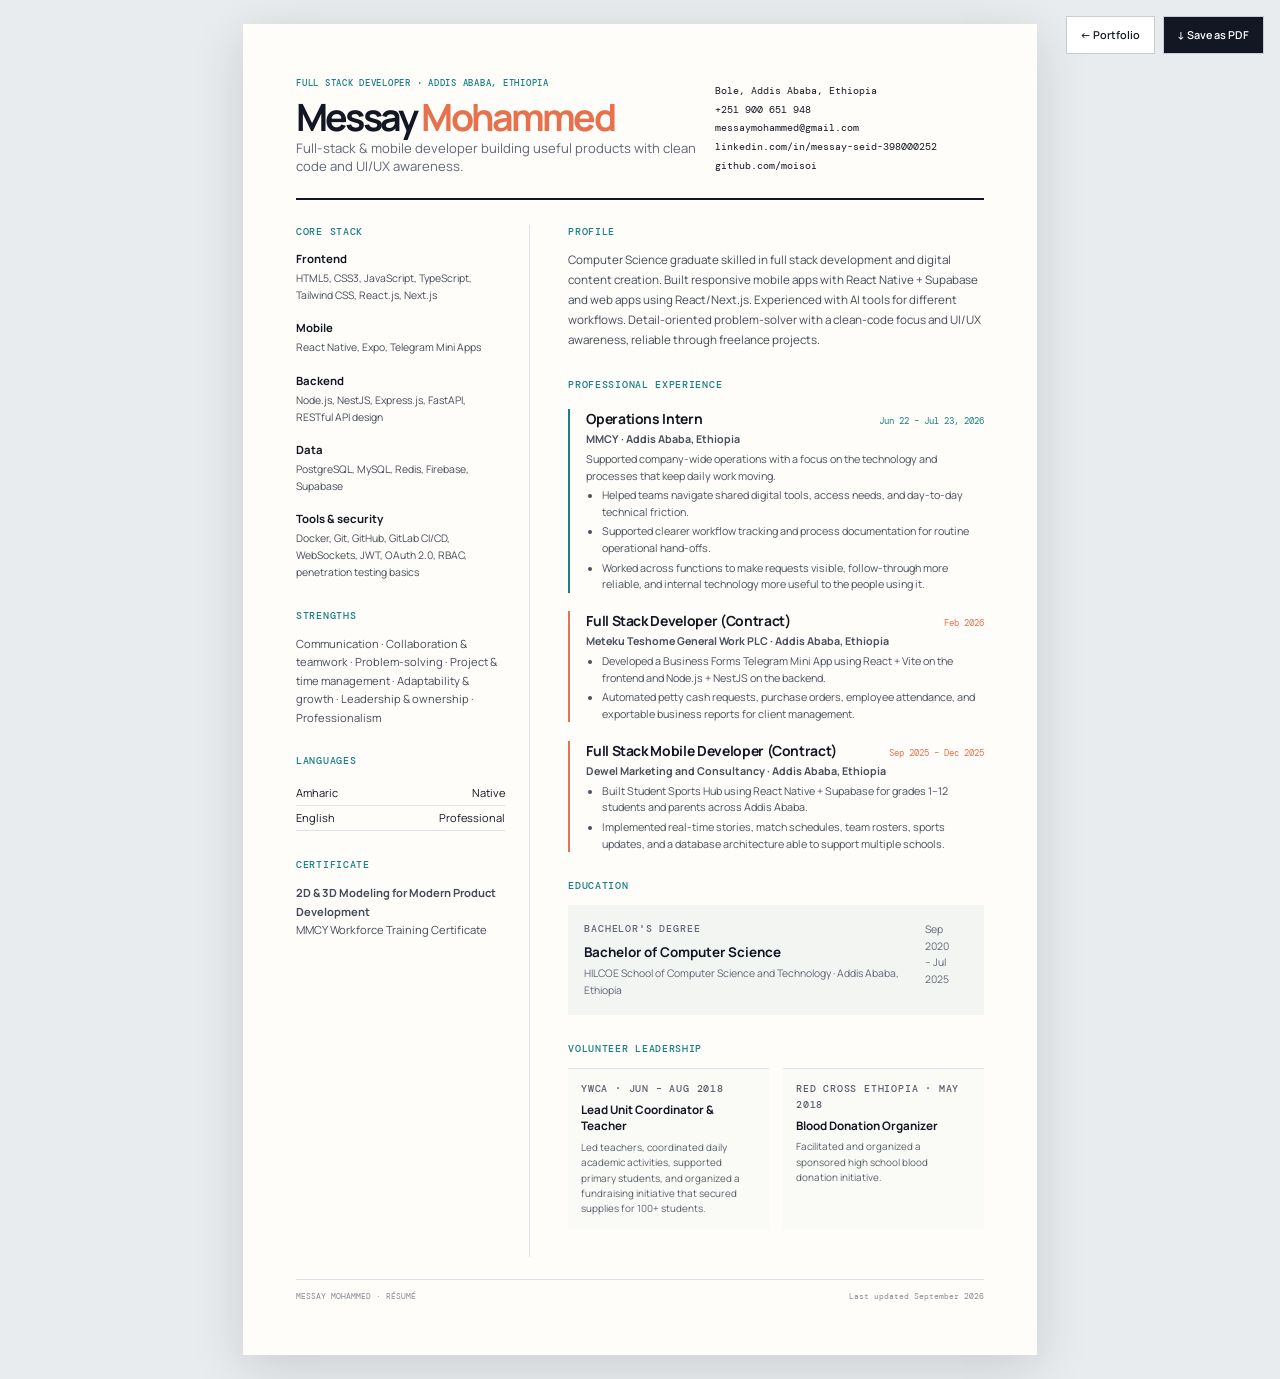
<file: resume.html>
<!doctype html>
<html lang="en">
<head>
  <meta charset="UTF-8" />
  <meta name="viewport" content="width=device-width, initial-scale=1.0" />
  <meta name="description" content="Résumé — Messay Mohammed, Full Stack Developer" />
  <title>Messay Mohammed — Résumé</title>
  <link rel="preconnect" href="https://fonts.googleapis.com" />
  <link rel="preconnect" href="https://fonts.gstatic.com" crossorigin />
  <link href="https://fonts.googleapis.com/css2?family=DM+Mono:wght@400;500&family=Manrope:wght@400;500;600;700;800&display=swap" rel="stylesheet" />
  <style>
    :root{--ink:#131723;--muted:#606777;--line:#dfe3e9;--accent:#e5724d;--aqua:#187f84;--paper:#fffdfa}*{box-sizing:border-box}body{margin:0;background:#e9ecef;color:var(--ink);font-family:Manrope,Arial,sans-serif;-webkit-font-smoothing:antialiased}.actions{position:fixed;z-index:2;top:1rem;right:1rem;display:flex;gap:.5rem}.actions a,.actions button{padding:.65rem .85rem;border:1px solid #c7cbd2;background:#fff;color:var(--ink);font:600 .68rem Manrope,Arial,sans-serif;text-decoration:none;cursor:pointer}.actions button{background:var(--ink);color:#fff}.page{width:min(210mm,100%);min-height:297mm;margin:1.5rem auto;padding:14mm;background:var(--paper);box-shadow:0 12px 50px #0002}.masthead{display:grid;grid-template-columns:1.2fr .8fr;gap:1rem;padding-bottom:1.4rem;border-bottom:2px solid var(--ink)}.eyebrow,.label{margin:0;color:var(--aqua);font:500 .58rem "DM Mono",monospace;letter-spacing:.08em;text-transform:uppercase}.masthead h1{margin:.55rem 0 .25rem;font-size:2.35rem;line-height:1;letter-spacing:-.075em}.masthead h1 span{color:var(--accent)}.role{margin:0;color:var(--muted);font-size:.82rem}.details{align-self:end;font:.63rem/1.85 "DM Mono",monospace}.details a{color:inherit;text-decoration:none}.layout{display:grid;grid-template-columns:.72fr 1.28fr;gap:2.4rem;margin-top:1.6rem}.side{padding-right:1.5rem;border-right:1px solid var(--line)}.side section,.main section{margin-bottom:1.7rem}.side h2,.main h2{margin:0 0 .8rem;color:var(--aqua);font:500 .62rem "DM Mono",monospace;letter-spacing:.07em;text-transform:uppercase}.side p{margin:0;color:#444b58;font-size:.7rem;line-height:1.65}.skill-block{margin-bottom:1rem}.skill-block h3{margin:0 0 .25rem;font-size:.71rem}.skill-block p{font-size:.65rem}.language{display:flex;justify-content:space-between;padding:.3rem 0;border-bottom:1px solid var(--line);font-size:.69rem}.main>section>p{margin:0;color:#444b58;font-size:.73rem;line-height:1.7}.entry{position:relative;margin-top:1.15rem;padding-left:1rem;border-left:2px solid var(--accent)}.entry.new{border-color:var(--aqua)}.entry-head{display:flex;justify-content:space-between;gap:1rem;align-items:baseline}.entry h3{margin:0;font-size:.87rem;letter-spacing:-.025em}.entry time{flex:0 0 auto;color:var(--accent);font:.56rem "DM Mono",monospace;white-space:nowrap}.entry.new time{color:var(--aqua)}.company{margin:.2rem 0 .55rem;color:var(--aqua);font-size:.66rem;font-weight:700}.entry p,.entry ul{margin:.2rem 0;color:#48505d;font-size:.67rem;line-height:1.55}.entry ul{padding-left:1rem}.entry li{margin:.18rem 0}.education{display:flex;justify-content:space-between;gap:1rem;padding:1rem;background:#f3f5f3}.education h3{margin:.3rem 0;font-size:.84rem}.education p{margin:0;color:var(--muted);font-size:.65rem;line-height:1.6}.volunteer{display:grid;grid-template-columns:1fr 1fr;gap:.9rem}.volunteer article{padding:.8rem;border-top:1px solid var(--line);background:#fafaf7}.volunteer h3{margin:.35rem 0;font-size:.73rem}.volunteer p{margin:0;color:#59606d;font-size:.62rem;line-height:1.55}.footer{display:flex;justify-content:space-between;margin-top:1.4rem;padding-top:.7rem;border-top:1px solid var(--line);color:#858b96;font:.52rem "DM Mono",monospace}@media(max-width:650px){.actions{position:static;padding:.75rem;justify-content:center}.page{margin:0;padding:1.5rem 1.15rem}.masthead,.layout{grid-template-columns:1fr}.side{padding:0;border:0}.details{margin-top:.8rem}.volunteer{grid-template-columns:1fr}.entry-head{display:block}.entry time{display:block;margin-top:.3rem}}@media print{body{background:white}.actions{display:none}.page{width:100%;min-height:0;margin:0;padding:11mm;box-shadow:none}.entry{break-inside:avoid}.side section,.main section{break-inside:avoid}}
  </style>
</head>
<body>
  <div class="actions"><a href="index.html">← Portfolio</a><button onclick="window.print()">↓ Save as PDF</button></div>
  <main class="page">
    <header class="masthead"><div><p class="eyebrow">Full Stack Developer · Addis Ababa, Ethiopia</p><h1>Messay <span>Mohammed</span></h1><p class="role">Full-stack &amp; mobile developer building useful products with clean code and UI/UX awareness.</p></div><div class="details">Bole, Addis Ababa, Ethiopia<br /><a href="tel:+251900651948">+251 900 651 948</a><br /><a href="mailto:messaymohammed@gmail.com">messaymohammed@gmail.com</a><br /><a href="https://linkedin.com/in/messay-seid-398000252">linkedin.com/in/messay-seid-398000252</a><br /><a href="https://github.com/moisoi">github.com/moisoi</a></div></header>
    <div class="layout"><aside class="side"><section><h2>Core stack</h2><div class="skill-block"><h3>Frontend</h3><p>HTML5, CSS3, JavaScript, TypeScript, Tailwind CSS, React.js, Next.js</p></div><div class="skill-block"><h3>Mobile</h3><p>React Native, Expo, Telegram Mini Apps</p></div><div class="skill-block"><h3>Backend</h3><p>Node.js, NestJS, Express.js, FastAPI, RESTful API design</p></div><div class="skill-block"><h3>Data</h3><p>PostgreSQL, MySQL, Redis, Firebase, Supabase</p></div><div class="skill-block"><h3>Tools &amp; security</h3><p>Docker, Git, GitHub, GitLab CI/CD, WebSockets, JWT, OAuth 2.0, RBAC, penetration testing basics</p></div></section><section><h2>Strengths</h2><p>Communication · Collaboration &amp; teamwork · Problem-solving · Project &amp; time management · Adaptability &amp; growth · Leadership &amp; ownership · Professionalism</p></section><section><h2>Languages</h2><div class="language"><span>Amharic</span><span>Native</span></div><div class="language"><span>English</span><span>Professional</span></div></section><section><h2>Certificate</h2><p><strong>2D &amp; 3D Modeling for Modern Product Development</strong><br />MMCY Workforce Training Certificate</p></section></aside>
      <div class="main"><section><h2>Profile</h2><p>Computer Science graduate skilled in full stack development and digital content creation. Built responsive mobile apps with React Native + Supabase and web apps using React/Next.js. Experienced with AI tools for different workflows. Detail-oriented problem-solver with a clean-code focus and UI/UX awareness, reliable through freelance projects.</p></section><section><h2>Professional experience</h2><article class="entry new"><div class="entry-head"><h3>Operations Intern</h3><time>Jun 22 – Jul 23, 2026</time></div><p class="company">MMCY · Addis Ababa, Ethiopia</p><p>Supported company-wide operations with a focus on the technology and processes that keep daily work moving.</p><ul><li>Helped teams navigate shared digital tools, access needs, and day-to-day technical friction.</li><li>Supported clearer workflow tracking and process documentation for routine operational hand-offs.</li><li>Worked across functions to make requests visible, follow-through more reliable, and internal technology more useful to the people using it.</li></ul></article><article class="entry"><div class="entry-head"><h3>Full Stack Developer (Contract)</h3><time>Feb 2026</time></div><p class="company">Meteku Teshome General Work PLC · Addis Ababa, Ethiopia</p><ul><li>Developed a Business Forms Telegram Mini App using React + Vite on the frontend and Node.js + NestJS on the backend.</li><li>Automated petty cash requests, purchase orders, employee attendance, and exportable business reports for client management.</li></ul></article><article class="entry"><div class="entry-head"><h3>Full Stack Mobile Developer (Contract)</h3><time>Sep 2025 – Dec 2025</time></div><p class="company">Dewel Marketing and Consultancy · Addis Ababa, Ethiopia</p><ul><li>Built Student Sports Hub using React Native + Supabase for grades 1–12 students and parents across Addis Ababa.</li><li>Implemented real-time stories, match schedules, team rosters, sports updates, and a database architecture able to support multiple schools.</li></ul></article></section><section><h2>Education</h2><div class="education"><div><p class="label">Bachelor's degree</p><h3>Bachelor of Computer Science</h3><p>HILCOE School of Computer Science and Technology · Addis Ababa, Ethiopia</p></div><p>Sep 2020<br />– Jul 2025</p></div></section><section><h2>Volunteer leadership</h2><div class="volunteer"><article><p class="label">YWCA · Jun – Aug 2018</p><h3>Lead Unit Coordinator &amp; Teacher</h3><p>Led teachers, coordinated daily academic activities, supported primary students, and organized a fundraising initiative that secured supplies for 100+ students.</p></article><article><p class="label">Red Cross Ethiopia · May 2018</p><h3>Blood Donation Organizer</h3><p>Facilitated and organized a sponsored high school blood donation initiative.</p></article></div></section></div>
    </div>
    <footer class="footer"><span>MESSAY MOHAMMED · RÉSUMÉ</span><span>Last updated September 2026</span></footer>
  </main>
</body>
</html>
</file>
